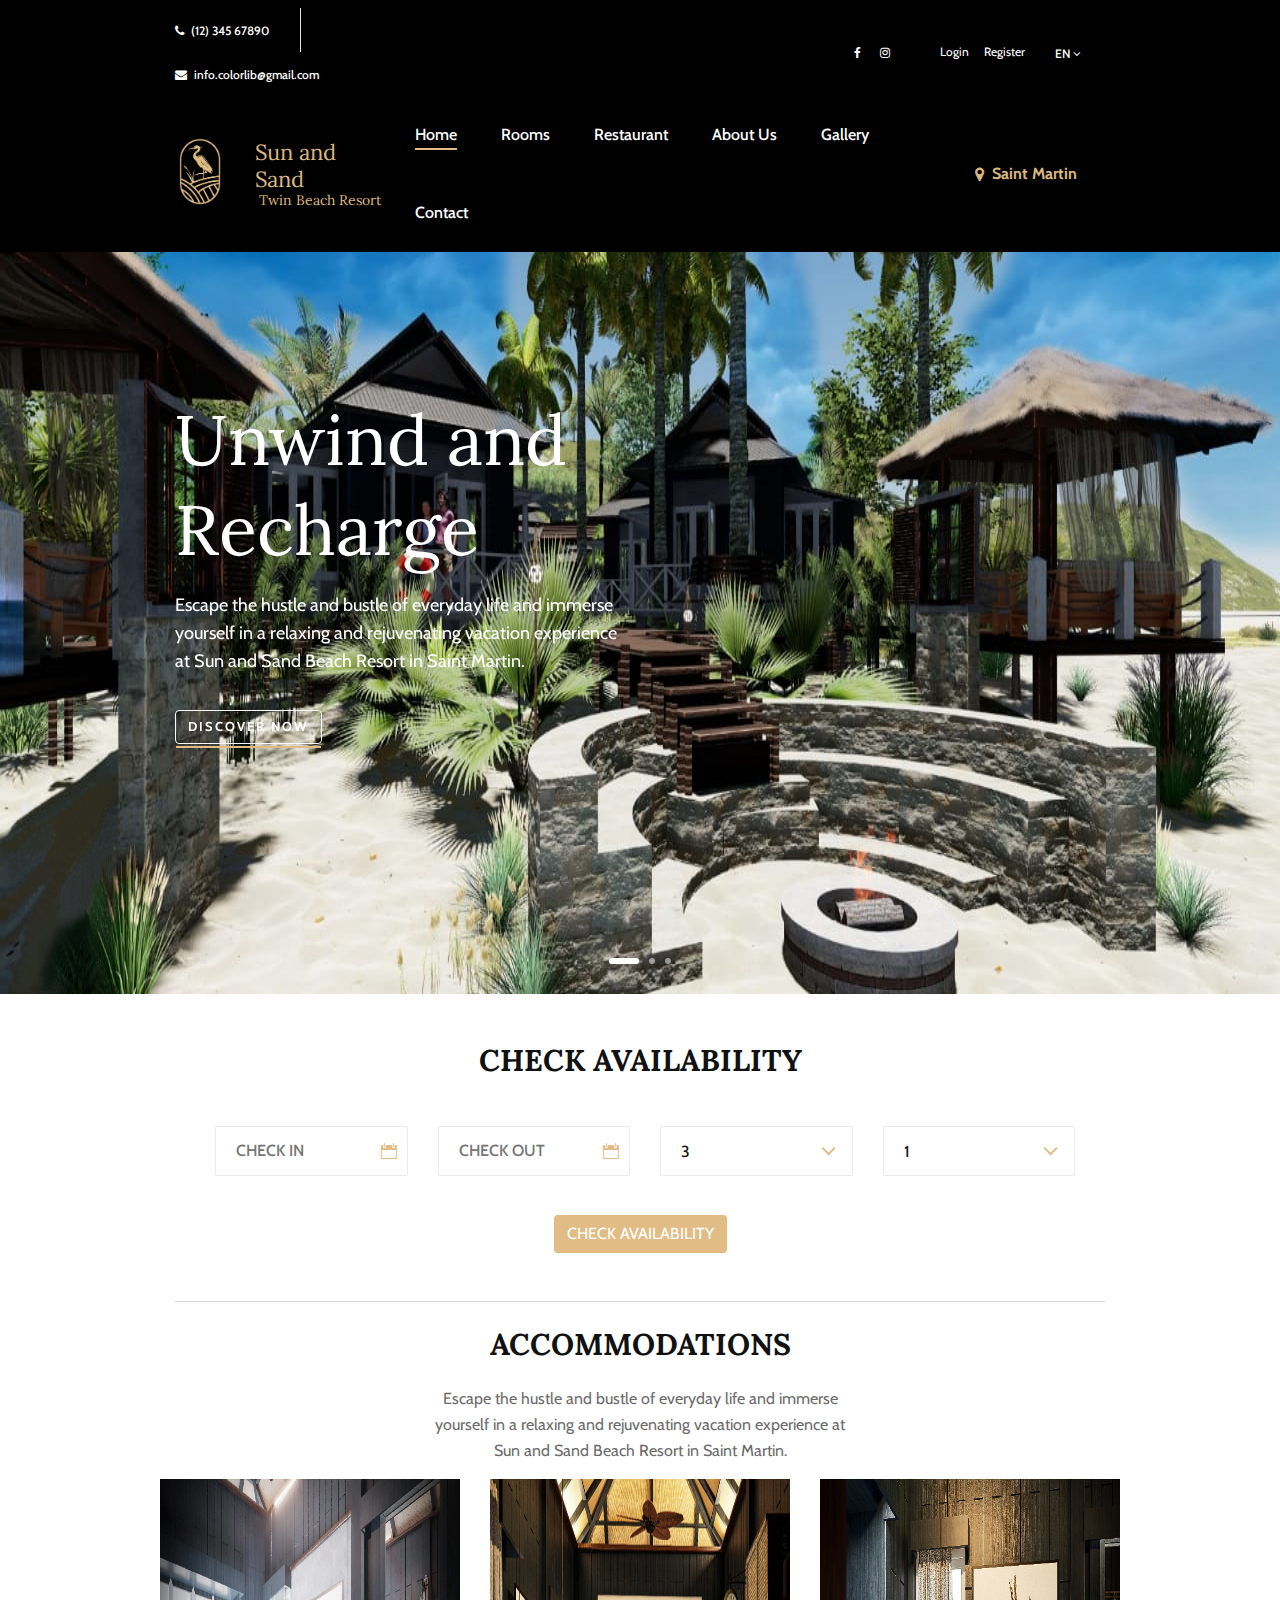
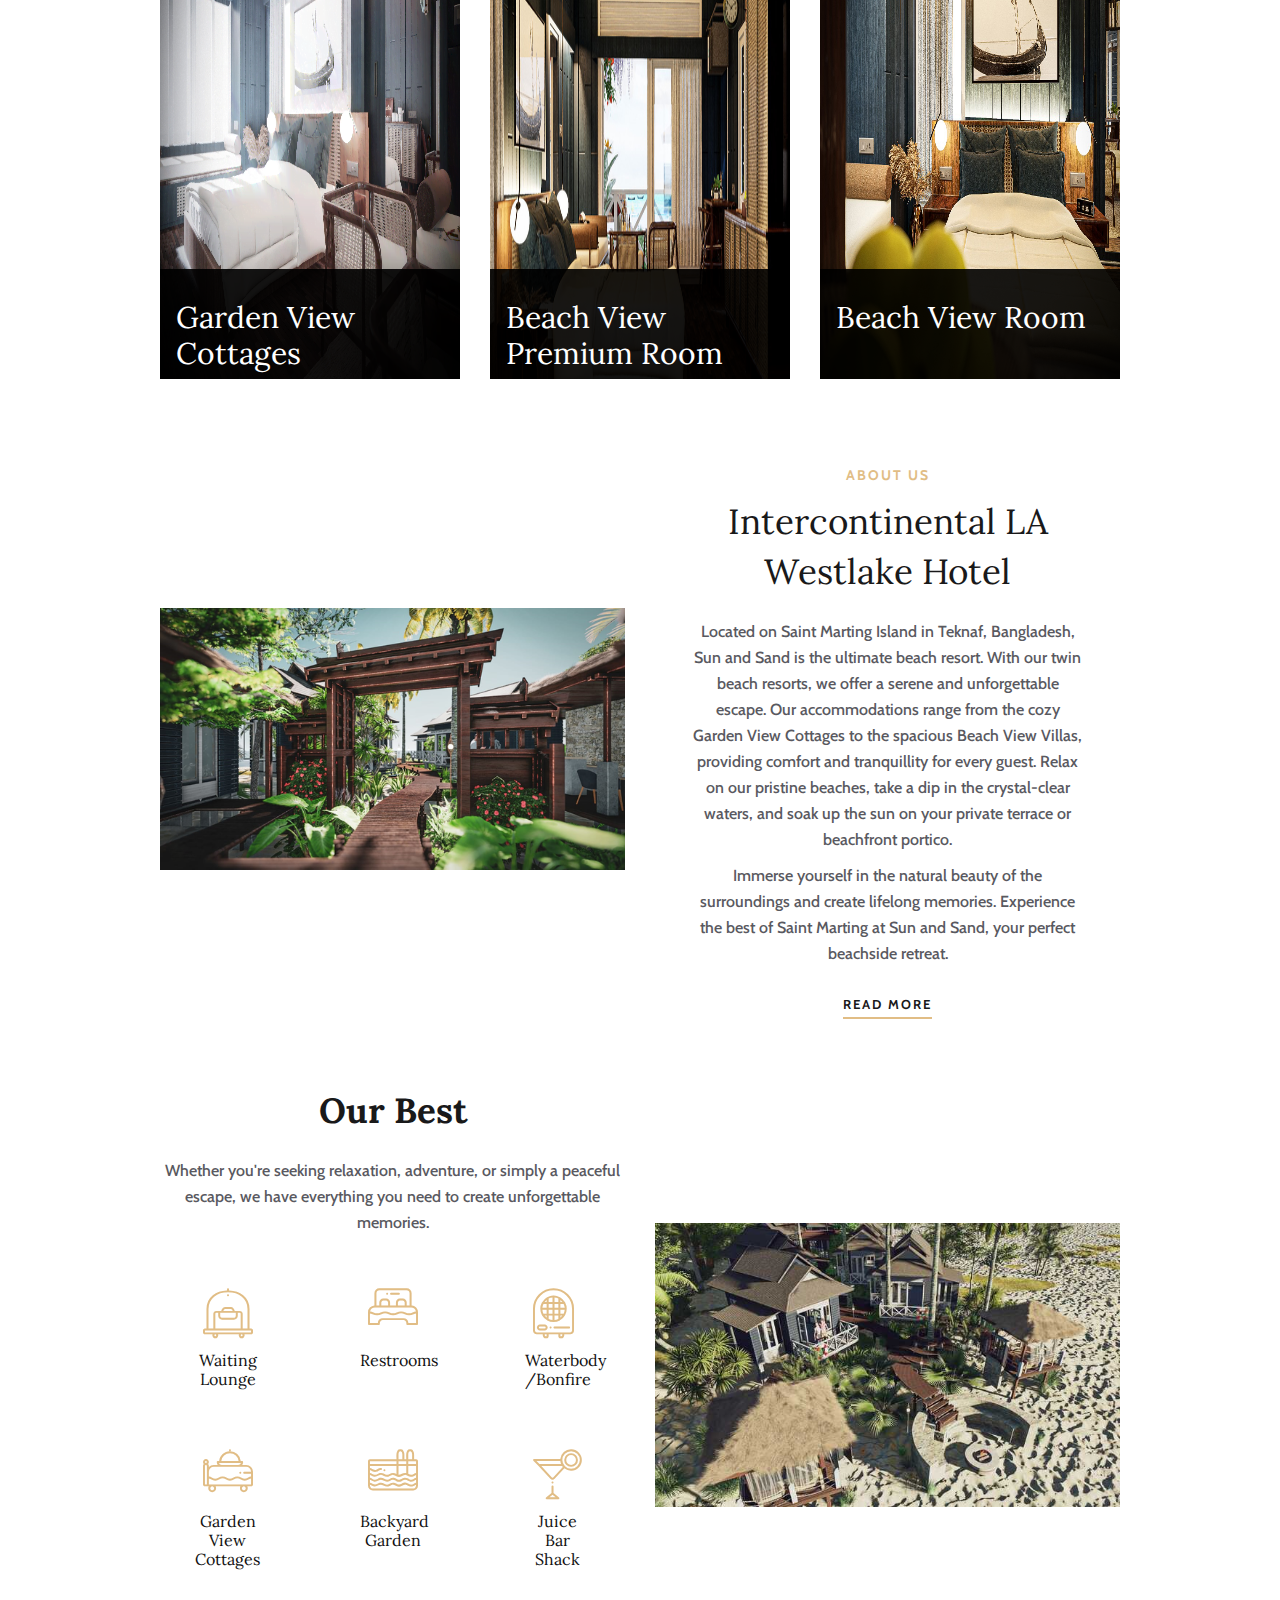
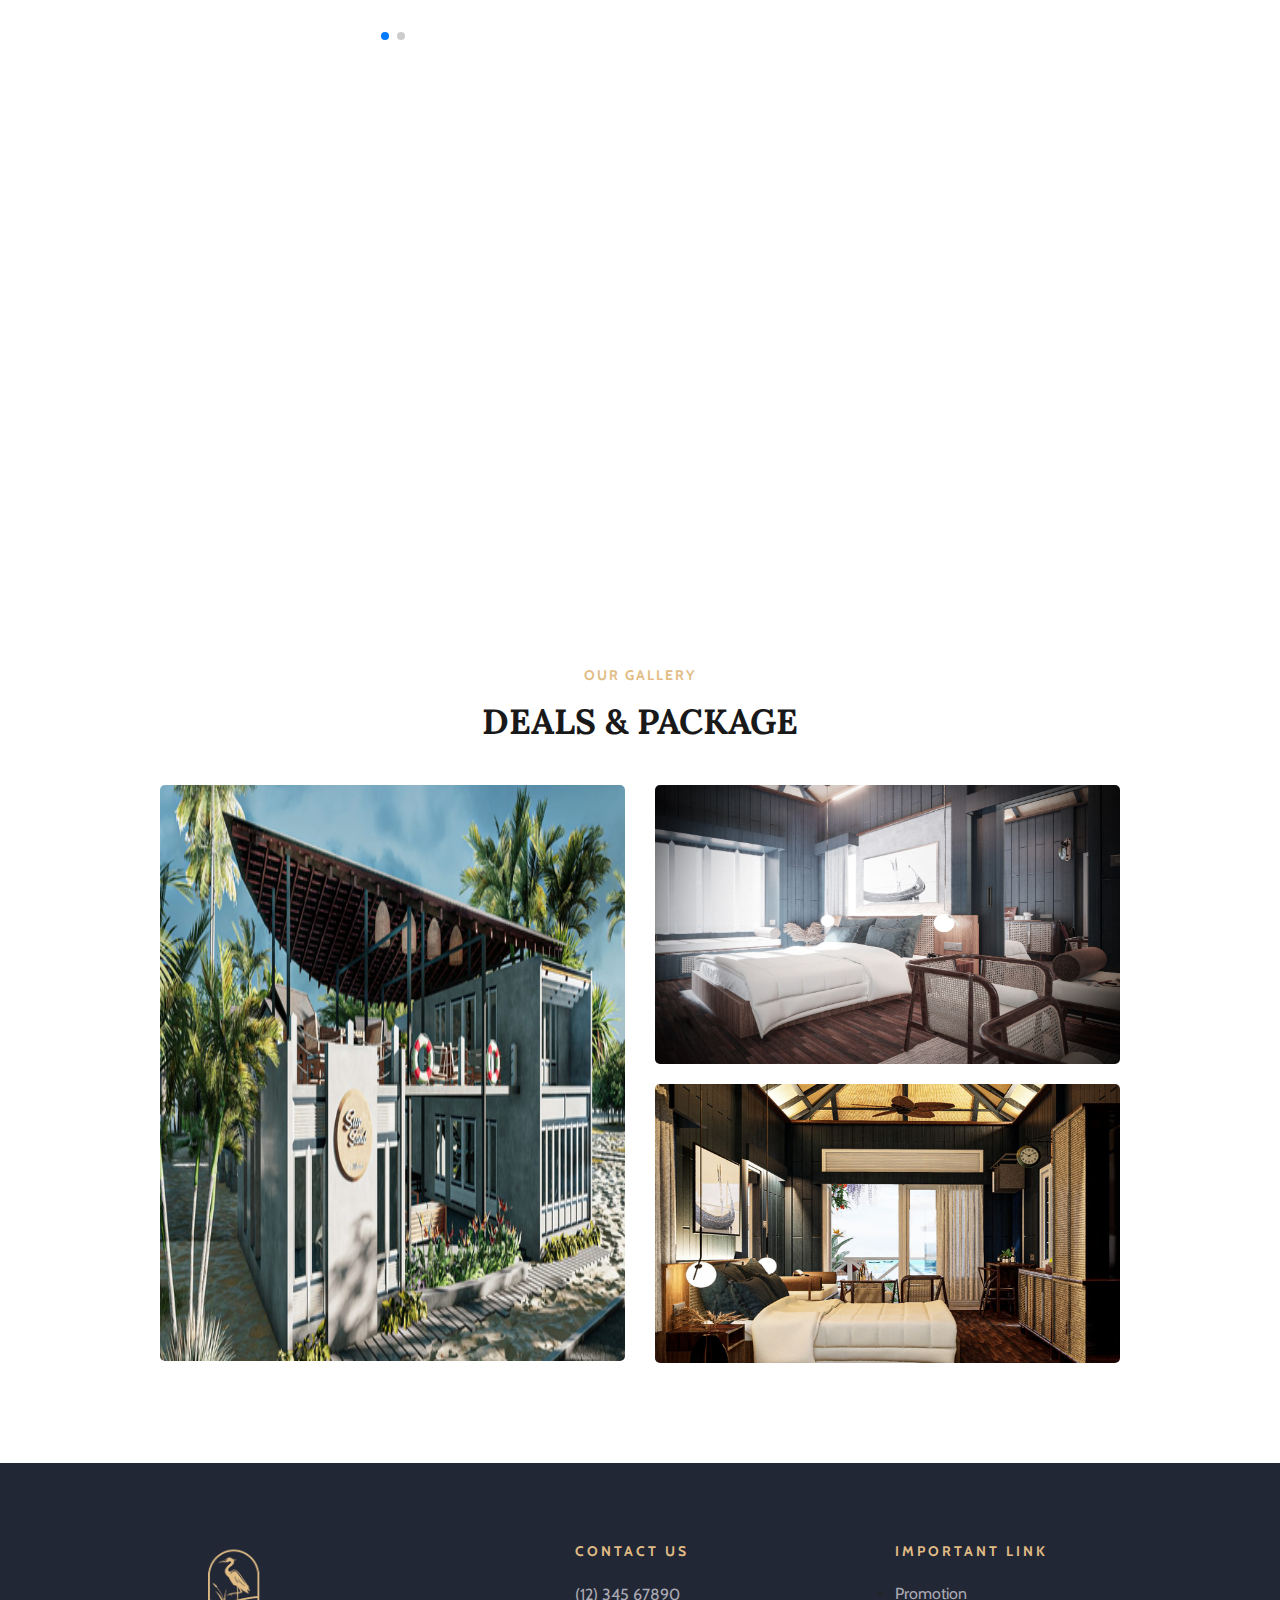
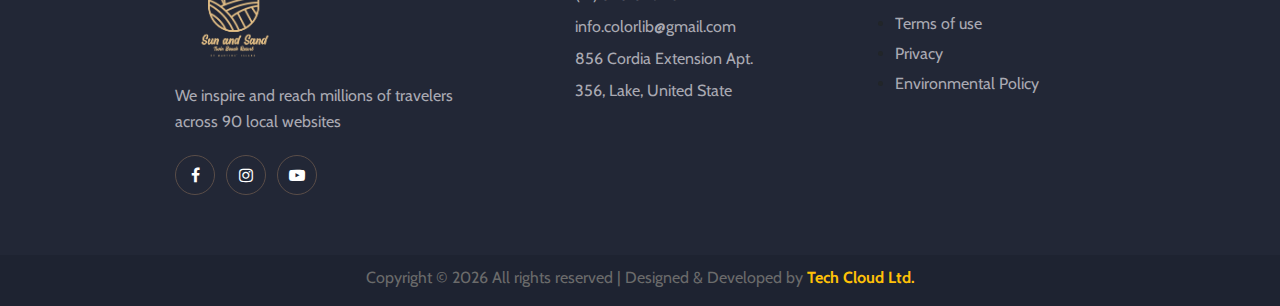
<file: index.html>
<!DOCTYPE html>
<html lang="zxx">
  <head>
    <meta charset="UTF-8" />
    <meta name="description" content="Sona Template" />
    <meta name="keywords" content="Sona, unica, creative, html" />
    <meta name="viewport" content="width=device-width, initial-scale=1.0" />
    <meta http-equiv="X-UA-Compatible" content="ie=edge" />
    <title>Sun & Sand</title>

    <!-- Favicon -->
    <link
      rel="icon"
      type="image/x-icon"
      href="img/LOGO-MAIN_All/LOGO-MAIN_Black2.png"
    />

    <!-- Google Font -->
    <link
      href="https://fonts.googleapis.com/css?family=Lora:400,700&display=swap"
      rel="stylesheet"
    />
    <link
      href="https://fonts.googleapis.com/css?family=Cabin:400,500,600,700&display=swap"
      rel="stylesheet"
    />

    <!-- Css Styles -->
    <link rel="stylesheet" href="css/bootstrap.min.css" type="text/css" />
    <link rel="stylesheet" href="css/font-awesome.min.css" type="text/css" />
    <link rel="stylesheet" href="css/elegant-icons.css" type="text/css" />
    <link rel="stylesheet" href="css/flaticon.css" type="text/css" />
    <link rel="stylesheet" href="css/owl.carousel.min.css" type="text/css" />
    <link rel="stylesheet" href="css/nice-select.css" type="text/css" />
    <link rel="stylesheet" href="css/jquery-ui.min.css" type="text/css" />
    <link rel="stylesheet" href="css/magnific-popup.css" type="text/css" />
    <link rel="stylesheet" href="css/slicknav.min.css" type="text/css" />
    <link rel="stylesheet" href="css/style.css" type="text/css" />

    <!-- Link Swiper's CSS -->
    <link
      rel="stylesheet"
      href="https://cdn.jsdelivr.net/npm/swiper@11/swiper-bundle.min.css"
    />
  </head>

  <body>
    <!-- Page Preloder -->
    <div id="preloder">
      <div class="loader"></div>
    </div>

    <!-- Offcanvas Menu Section Begin -->
    <div class="offcanvas-menu-overlay"></div>
    <div class="canvas-open">
      <i class="icon_menu"></i>
    </div>
    <div class="offcanvas-menu-wrapper">
      <div class="canvas-close">
        <i class="icon_close"></i>
      </div>
      <div class="search-icon search-switch">
        <i class="icon_search"></i>
      </div>
      <div class="header-configure-area">
        <div class="language-option">
          <span>EN <i class="fa fa-angle-down"></i></span>
          <div class="flag-dropdown">
            <ul>
              <li><a href="#">Zi</a></li>
              <li><a href="#">Fr</a></li>
            </ul>
          </div>
        </div>
        <a href="#" class="bk-btn">Booking Now</a>
      </div>
      <nav class="mainmenu mobile-menu">
        <ul>
          <li class="active"><a href="./index.html">Home</a></li>
          <li><a href="./rooms.html">Rooms</a></li>
          <li><a href="./restaurent.html">Restaurant</a></li>
          <li><a href="./about-us.html">About Us</a></li>
          <li><a href="./gallery.html">Gallery</a></li>
          <li><a href="./contact.html">Contact</a></li>
        </ul>
      </nav>
      <div id="mobile-menu-wrap"></div>
      <div class="top-social">
        <a href="#"><i class="fa fa-facebook"></i></a>

        <a href="#"><i class="fa fa-instagram"></i></a>
      </div>
      <ul class="top-widget">
        <li><i class="fa fa-phone"></i> (12) 345 67890</li>
        <li><i class="fa fa-envelope"></i> info.colorlib@gmail.com</li>
      </ul>
    </div>
    <!-- Offcanvas Menu Section End -->

    <!-- Header Section Begin -->
    <header id="header" class="header-section header">
      <div class="canvas-open">
        <i class="icon_menu"></i>
      </div>
      <div class="top-nav pt-2">
        <div class="container">
          <div
            class="row row-cols-1 row-cols-lg-3 justify-content-between align-items-center"
          >
            <div class="col">
              <ul class="tn-left">
                <li><i class="fa fa-phone"></i> (12) 345 67890</li>
                <li><i class="fa fa-envelope"></i> info.colorlib@gmail.com</li>
              </ul>
            </div>
            <div class="col text-center">
              <!-- <div class="logo">
                <a href="./index.html">
                  <img src="img/LOGO-MAIN_All/Icon 60x80-01.png" alt="" />
                </a>
              </div> -->
            </div>
            <div class="col">
              <div class="tn-right">
                <div class="top-social">
                  <a href="#"><i class="fa fa-facebook"></i></a>

                  <a href="#"><i class="fa fa-instagram"></i></a>
                </div>
                <!-- <a href="#" class="bk-btn">Booking Now</a> -->
                <div class="d-flex justify-content-between top-login">
                  <a href="#">Login</a>
                  <a href="#">Register</a>
                </div>
                <div class="language-option">
                  <span>EN <i class="fa fa-angle-down"></i></span>
                  <div class="flag-dropdown">
                    <ul>
                      <li><a href="#">Zi</a></li>
                      <li><a href="#">Fr</a></li>
                    </ul>
                  </div>
                </div>
              </div>
            </div>
          </div>
        </div>
      </div>
      <div class="menu-item">
        <div class="container">
          <div class="row align-items-center menu-container">
            <div class="col-xl-1 d-flex logo-section justify-content-center">
              <div class="logo">
                <a href="./index.html">
                  <img
                    src="img/LOGO-MAIN_All/Icon 60x80-01.png"
                    class="icon-logo"
                    alt=""
                  />
                </a>
              </div>
            </div>
           <div class="col-xl-2 text-logo">
            <a href="./index.html">
              <div class=" d-flex flex-column justify-content-center align-items-center">
               <h4>Sun and Sand</h4>
               <h6>Twin Beach Resort</h6>
              </div>
             </a>
           </div>
            <div class="col-xl-7 ">
              <div class="nav-menu">
                <nav class="mainmenu">
                  <ul>
                    <li class="active"><a href="./index.html">Home</a></li>
                    <li><a href="./rooms.html">Rooms</a></li>
                    <li><a href="./restaurent.html">Restaurant</a></li>
                    <li><a href="./about-us.html">About Us</a></li>
                    <li><a href="./gallery.html">Gallery</a></li>
                    <li><a href="./contact.html">Contact</a></li>
                  </ul>
                </nav>
              </div>
            </div>
            <div class="col-xl-2 location">
              <div class="nav-menu location  d-flex flex-column">
                
                <a href="#" class="d-flex flex-row align-items-center"><i class="fa fa-map-marker mr-2"></i>Saint Martin</a>
              </div>
            </div>
          </div>
        </div>
      </div>
      <!-- <div class="menu-item menu-item2 d-none">
        <div class="container">
          <div class="row align-items-center">
            <div class="col-lg-2">
              <div class="logo">
                <a href="./index.html">
                  <img src="img/LOGO-MAIN_All/Icon 60x80-01.png" alt="" />
                </a>
              </div>
            </div>
            <div class="col-lg-6 mx-auto">
              <div class="nav-menu">
                <nav class="mainmenu">
                  <ul>
                    <li class="active"><a href="./index.html">Home</a></li>
                    <li><a href="./rooms.html">Rooms</a></li>
                    <li><a href="./restaurent.html">Restaurant</a></li>
                    <li><a href="./about-us.html">About Us</a></li>
                    <li><a href="./gallery.html">Gallery</a></li>
                    <li><a href="./contact.html">Contact</a></li>
                  </ul>
                </nav>
              </div>
            </div>
            <div class="col-lg-3 booking-btn">
              <div class="nav-menu btn">
                <a href="#" class="bk-btn">Booking Now</a>
              </div>
            </div>
          </div>
        </div>
      </div> -->
    </header>
    <!-- Header End -->

    <!-- Hero Section Begin -->
    <section class="hero-section">
      <div class="container">
        <div class="row">
          <div class="col-lg-6">
            <div class="hero-text">
              <h1>Unwind and Recharge</h1>
              <p>
                Escape the hustle and bustle of everyday life and immerse
                yourself in a relaxing and rejuvenating vacation experience at
                Sun and Sand Beach Resort in Saint Martin.
              </p>
              <a href="#" class="primary-btn btn btn-outline-light">Discover Now</a>
            </div>
          </div>
        </div>
      </div>
      <div class="hero-slider owl-carousel">
        <div class="hs-item set-bg" data-setbg="img/hero/banner5.jpg"></div>
        <div class="hs-item set-bg" data-setbg="img/hero/banner4.jpg"></div>
        <div class="hs-item set-bg" data-setbg="img/hero/banner3.jpg"></div>
      </div>
    </section>
    <!-- Hero Section End -->

    <!-- CHECK AVAILABILITY Start -->
    <section class="available-section py-5 container">
      <div class="text-center">
        <!-- <i class="fa fa-check p-2 mb-3"></i> -->
        <h3 class="font-weight-bold">CHECK AVAILABILITY</h3>
      </div>

      <div class="room-booking pt-5">
        <form
          action="#"
          class="row row-cols-1 row-cols-sm-1 row-cols-md-2 row-cols-xl-4"
        >
          <div class="check-date col">
            <input
              type="text"
              placeholder="Check In"
              class="date-input"
              id="date-in"
            />
            <i class="icon_calendar pr-2"></i>
          </div>
          <div class="check-date col">
            <input
              type="text"
              placeholder="Check Out"
              class="date-input"
              id="date-out"
            />
            <i class="icon_calendar pr-2"></i>
          </div>
          <div class="select-option col">
            <select id="guest">
              <option value="">1</option>
              <option value="">2</option>
              <option selected value="">3</option>
            </select>
          </div>
          <div class="select-option col">
            <select id="room">
              <option value="">1</option>
              <option value="">2</option>
              <option value="">3</option>
            </select>
          </div>
        </form>
      </div>

      <div class="container pt-4">
        <div class="text-center">
          <button type="submit" class="btn check-btn text-center">
            CHECK AVAILABILITY
          </button>
        </div>
      </div>
    </section>
    <!-- CHECK AVAILABILITY End -->

    <!-- Services Section End -->
    <!-- <section class="services-section spad">
      <div class="container">
        <div class="row">
          <div class="col-lg-12">
            <div class="section-title">
              <span>What We Do</span>
              <h2>Discover Our Services</h2>
            </div>
          </div>
        </div>
        <div class="row">
          <div class="col-lg-4 col-sm-6">
            <div class="service-item">
              <i class="flaticon-036-parking"></i>
              <h4>Travel Plan</h4>
              <p>
                Lorem ipsum dolor sit amet, consectetur adipisicing elit, sed do
                eiusmod tempor incididunt ut labore et dolore magna.
              </p>
            </div>
          </div>
          <div class="col-lg-4 col-sm-6">
            <div class="service-item">
              <i class="flaticon-033-dinner"></i>
              <h4>Catering Service</h4>
              <p>
                Lorem ipsum dolor sit amet, consectetur adipisicing elit, sed do
                eiusmod tempor incididunt ut labore et dolore magna.
              </p>
            </div>
          </div>
          <div class="col-lg-4 col-sm-6">
            <div class="service-item">
              <i class="flaticon-026-bed"></i>
              <h4>Babysitting</h4>
              <p>
                Lorem ipsum dolor sit amet, consectetur adipisicing elit, sed do
                eiusmod tempor incididunt ut labore et dolore magna.
              </p>
            </div>
          </div>
          <div class="col-lg-4 col-sm-6">
            <div class="service-item">
              <i class="flaticon-024-towel"></i>
              <h4>Laundry</h4>
              <p>
                Lorem ipsum dolor sit amet, consectetur adipisicing elit, sed do
                eiusmod tempor incididunt ut labore et dolore magna.
              </p>
            </div>
          </div>
          <div class="col-lg-4 col-sm-6">
            <div class="service-item">
              <i class="flaticon-044-clock-1"></i>
              <h4>Hire Driver</h4>
              <p>
                Lorem ipsum dolor sit amet, consectetur adipisicing elit, sed do
                eiusmod tempor incididunt ut labore et dolore magna.
              </p>
            </div>
          </div>
          <div class="col-lg-4 col-sm-6">
            <div class="service-item">
              <i class="flaticon-012-cocktail"></i>
              <h4>Bar & Drink</h4>
              <p>
                Lorem ipsum dolor sit amet, consectetur adipisicing elit, sed do
                eiusmod tempor incididunt ut labore et dolore magna.
              </p>
            </div>
          </div>
        </div>
      </div>
    </section> -->
    <!-- Services Section End -->

    <!-- Home Room Section Begin -->
    <section class="hp-room-section mx-auto container">
      <div class="text-center room-content">
        <h3 class="font-weight-bold py-4">ACCOMMODATIONS</h3>
        <p class="col-md-8 col-lg-6 mx-auto">
          Escape the hustle and bustle of everyday life and immerse yourself in
          a relaxing and rejuvenating vacation experience at Sun and Sand Beach
          Resort in Saint Martin.
        </p>
      </div>
      <div class="">
        <div class="hp-room-items">
          <div class="row row-cols-1 row-cols-md-1 row-cols-lg-2 row-cols-xl-3">
            <div class="col h-100">
              <div
                class="hp-room-item mb-4 set-bg"
                data-setbg="img/room/room1.png"
                style="background-size: 100% 100%;"
              >
                <div class="hr-text pb-xl-5 px-3">
                  <h3>Garden View Cottages</h3>
                  <!-- <h2 class="pb-3">199$<span>/Pernight</span></h2> -->
                  <p class="text-center">
                    Experience true luxury in our Garden View Cottages. Each
                    cottage offers a comfortable stay with double beds and the
                    option to add guest beds for extra convenience. Enjoy the
                    tranquility of the backyard garden and indulge in the
                    attached semi-outdoor bathroom. Perfect for 2-4 guests,
                    these cottages provide a serene and relaxing escape.
                  </p>
                  <a href="room-details.html" class="primary-btn"
                    >More Details</a
                  >
                </div>
              </div>
            </div>
            <div class="col">
              <div
                class="hp-room-item mb-4 set-bg"
                data-setbg="img/room/r8.jpeg"
                style="background-size: 100% 100%;"
              >
                <div class="hr-text pb-xl-5 px-3">
                  <h3>Beach View Premium Room</h3>
                  <!-- <h2 class="pb-3">198$<span>/Pernight</span></h2> -->
                  <p class="text-center">
                    Step into paradise with our Beach View Premium Room. These
                    spacious villas are designed to provide the utmost comfort
                    and luxury. Relax in the king-sized beds, unwind in the
                    dedicated living area, and soak up the breathtaking views
                    from the terraces or beachfront porticos. The attached
                    semi-outdoor bathroom offers a unique and refreshing
                    experience. Ideal for 2-4 guests, our Beach View Villas
                    guarantee a memorable stay.
                  </p>
                  <a href="room-details.html" class="primary-btn"
                    >More Details</a
                  >
                </div>
              </div>
            </div>
            <div class="col">
              <div
                class="hp-room-item mb-4 set-bg"
                data-setbg="img/room/r6.jpeg"
                style="background-size: 100% 100%;"
              >
                <div class="hr-text pb-xl-5 px-3">
                  <h3>Beach View Room</h3>
                  <!-- <h2 class="pb-3">159$<span>/Pernight</span></h2> -->
                  <p class="text-center">
                    Step into paradise with our Beach View Room. These spacious
                    villas are designed to provide the utmost comfort and
                    luxury. Relax in the king-sized beds, unwind in the
                    dedicated living area, and soak up the breathtaking views
                    from the terraces or beachfront porticos. The attached
                    semi-outdoor bathroom offers a unique and refreshing
                    experience. Ideal for 2-4 guests, our Beach View Villas
                    guarantee a memorable stay.
                  </p>
                  <a href="room-details.html" class="primary-btn"
                    >More Details</a
                  >
                </div>
              </div>
            </div>

            <!-- <div class="col">
              <div
                class="hp-room-item mb-4 set-bg"
                data-setbg="img/room/room-b4.jpg"
              >
                <div class="hr-text pb-xl-5 px-3">
                  <h3>Cuttle Fish Shack</h3>
                  <h2 class="pb-3">299$<span>/Pernight</span></h2>
                  <p class="text-center">
                    Experience the charm and comfort of coastal living in our
                    Cuttle Fish Shack. This cozy accommodation not only offers a
                    reception area and a waiting lounge but also a restaurant
                    dining space for your convenience. With separate dry and wet
                    kitchens, it's perfect for satisfying your culinary needs.
                    Immerse yourself in the perfect blend of relaxation and
                    indulgence at our delightful seaside retreat.
                  </p>
                  <a href="room-details.html" class="primary-btn"
                    >More Details</a
                  >
                </div>
              </div>
            </div>
            <div class="col">
              <div
                class="hp-room-item mb-4 set-bg"
                data-setbg="img/room/room-b3.jpg"
              >
                <div class="hr-text pb-xl-5 px-3">
                  <h3>Juice Bar Shack</h3>
                  <h2 class="pb-3">198$<span>/Pernight</span></h2>
                  <p class="text-center">
                    Quench your thirst and revitalize your senses at our vibrant
                    Juice Bar Shack. Indulge in a variety of refreshing and
                    nutritious beverages made from the freshest ingredients.
                    Whether you're in need of a morning pick-me-up or a mid-day
                    refresher, our Juice Bar Shack is the perfect spot to
                    recharge and rejuvenate.
                  </p>
                  <a href="room-details.html" class="primary-btn"
                    >More Details</a
                  >
                </div>
              </div>
            </div>
            <div class="col">
              <div
                class="hp-room-item mb-4 set-bg"
                data-setbg="img/room/room-b4.jpg"
              >
                <div class="hr-text pb-xl-5 px-3">
                  <h3>Beachfront Amenities</h3>
                  <h2 class="pb-3">299$<span>/Pernight</span></h2>
                  <p class="text-center">
                    Immerse yourself in the beauty of our beachfront amenities.
                    From charming pavilions to picturesque photo-props, we have
                    created the perfect backdrop for your beachside escape. As
                    the sun sets, the night lighting adds a touch of enchantment
                    to the surroundings. Take a leisurely stroll amidst the
                    beautifully landscaped props and create lasting memories in
                    this idyllic setting.
                  </p>
                  <a href="room-details.html" class="primary-btn"
                    >More Details</a
                  >
                </div>
              </div>
            </div> -->
          </div>
        </div>
      </div>
    </section>
    <!-- Home Room Section End -->

    <!-- About Us Section Begin -->
    <section class="about-section spad">
      <div class="container p-0">
        <div class="row align-items-center">
          <div class="col-lg-6">
            <div class="about-pic">
              <div class="row">
                <div class="col-sm-12 w-100">
                  <div class="image-container">
                    <img
                      src="img/room/about.png "
                      alt="Your Image"
                      class="zoom-image"
                    />
                  </div>
                </div>
              </div>
            </div>
          </div>
          <div class="col-lg-6">
            <div class="about-text">
              <div class="section-title">
                <span>About Us</span>
                <h2>Intercontinental LA <br />Westlake Hotel</h2>
              </div>
              <p class="f-para">
                Located on Saint Marting Island in Teknaf, Bangladesh, Sun and
                Sand is the ultimate beach resort. With our twin beach resorts,
                we offer a serene and unforgettable escape. Our accommodations
                range from the cozy Garden View Cottages to the spacious Beach
                View Villas, providing comfort and tranquillity for every guest.
                Relax on our pristine beaches, take a dip in the crystal-clear
                waters, and soak up the sun on your private terrace or
                beachfront portico.
              </p>
              <p class="s-para">
                Immerse yourself in the natural beauty of the surroundings and
                create lifelong memories. Experience the best of Saint Marting
                at Sun and Sand, your perfect beachside retreat.
              </p>
              <a href="#" class="primary-btn about-btn">Read More</a>
            </div>
          </div>
        </div>
      </div>
    </section>
    <!-- About Us Section End -->

    <!-- Our Best Start  -->

    <section class="ourbest-section spad">
      <div class="container p-0">
        <div class="row align-items-center">
          <div class="col-lg-6">
            <div class="ourbest-text">
              <div class="section-title">
                <h2 class="font-weight-bold">Our Best</h2>
              </div>
              <p class="f-para">
                Whether you're seeking relaxation, adventure, or simply a
                peaceful escape, we have everything you need to create
                unforgettable memories.
              </p>

              <div>
                <!-- Swiper -->
                <div class="swiper mySwiper w-100">
                  <div class="swiper-wrapper mb-5">
                    <div class="swiper-slide">
                      <div class="row justify-content-between">
                        <div class="col-4">
                          <div class="service-item">
                            <i class="flaticon-001-luggage"></i>
                            <h6>Waiting Lounge</h6>
                          </div>
                        </div>
                        <div class="col-4">
                          <div class="service-item">
                            <i class="flaticon-026-bed"></i>
                            <h6>Restrooms</h6>
                          </div>
                        </div>
                        <div class="col-4">
                          <div class="service-item">
                            <i class="flaticon-008-heater"></i>
                            <h6>Waterbody /Bonfire</h6>
                          </div>
                        </div>
                        <div class="col-4">
                          <div class="service-item">
                            <i class="flaticon-043-room-service"></i>
                            <h6>Garden View Cottages</h6>
                          </div>
                        </div>
                        <div class="col-4">
                          <div class="service-item">
                            <i class="flaticon-007-swimming-pool"></i>
                            <h6>Backyard Garden</h6>
                          </div>
                        </div>
                        <div class="col-4">
                          <div class="service-item">
                            <i class="flaticon-012-cocktail"></i>
                            <h6>Juice Bar Shack</h6>
                          </div>
                        </div>
                      </div>
                    </div>
                    <div class="swiper-slide">
                      <div class="row">
                        <div class="col-4">
                          <div class="service-item">
                            <i class="flaticon-043-room-service"></i>
                            <h6>Beach View Villas</h6>
                          </div>
                        </div>
                        <div class="col-4">
                          <div class="service-item">
                            <i class="flaticon-026-bed"></i>
                            <h6>Double beds</h6>
                          </div>
                        </div>
                        <div class="col-4">
                          <div class="service-item">
                            <i class="flaticon-026-bed"></i>
                            <h6>King Sized beds</h6>
                          </div>
                        </div>
                        <div class="col-4">
                          <div class="service-item">
                            <i class="flaticon-017-sunbed"></i>
                            <h6>Beach front porticoes</h6>
                          </div>
                        </div>
                        <div class="col-4">
                          <div class="service-item">
                            <i class="flaticon-029-wifi"></i>
                            <h6>Wi-Fi Connectivity</h6>
                          </div>
                        </div>
                        <div class="col-4">
                          <div class="service-item">
                            <i class="flaticon-009-cctv"></i>
                            <h6>24/7 Security</h6>
                          </div>
                        </div>
                      </div>
                    </div>
                  </div>

                  <div class="swiper-pagination mt-4"></div>
                </div>
              </div>
            </div>
          </div>
          <div class="col-lg-6">
            <div class="ourbest-pic">
              <div class="row">
                <div class="col-sm-12 w-100">
                  <div class="image-container">
                    <img
                      src="img/room/best.jpeg"
                      alt="Your Image"
                      class="zoom-image"
                    />
                  </div>
                </div>
              </div>
            </div>
          </div>
        </div>
      </div>
    </section>
    <!-- Our Best End -->

    <!-- Video Section Start -->
    <section
      class="video-section set-bg mt-5"
      data-setbg="img/gallery/img1.jpg"
    >
      <div class="container pt-5">
        <div class="row">
          <div class="col-lg-12">
            <div class="video-text">
              <a
                href="https://www.youtube.com/watch?v=EzKkl64rRbM"
                class="play-btn video-popup"
              ></a>
            </div>
          </div>
        </div>
      </div>
    </section>

    <!-- Video Section End -->

    <!-- Gallery Section Begin -->
    <section class="gallery-section spad">
      <div class="container p-0">
        <div class="row">
          <div class="col-lg-12">
            <div class="section-title">
              <span>Our Gallery</span>
              <h2 class="font-weight-bold">DEALS & PACKAGE</h2>
            </div>
          </div>
        </div>
        <div class="row">
          <div class="col-lg-6">
            <div
              class="gallery-item large-item set-bg"
              data-setbg="img/room/r13.jpeg"
            >
              <div class="gi-text">
                <h3>Room Luxury</h3>
              </div>
            </div>
          </div>
          <div class="col-lg-6">
            <div class="gallery-item set-bg" data-setbg="img/room/r11.jpeg">
              <div class="gi-text">
                <h3>Room Luxury</h3>
              </div>
            </div>
            <div class="row">
              <div class="col-lg-12">
                <div class="gallery-item set-bg" data-setbg="img/room/r8.jpeg">
                  <div class="gi-text">
                    <h3>Room Luxury</h3>
                  </div>
                </div>
              </div>
            </div>
          </div>
        </div>
      </div>
    </section>
    <!-- Gallery Section End -->

    <!-- Footer Section Begin -->
    <footer class="footer-section">
      <div class="container">
        <div class="footer-text">
          <div class="row">
            <div class="col-lg-4">
              <div class="ft-about">
                <div class="logo">
                  <a href="./index.html">
                    <img
                      src="img/LOGO-MAIN_All/Branding Study_Sun and Sand-02.png"
                      alt=""
                    />
                  </a>
                </div>
                <p>
                  We inspire and reach millions of travelers<br />
                  across 90 local websites
                </p>
                <div class="fa-social">
                  <a href="#"><i class="fa fa-facebook"></i></a>

                  <a href="#"><i class="fa fa-instagram"></i></a>
                  <a href="#"><i class="fa fa-youtube-play"></i></a>
                </div>
              </div>
            </div>
            <div class="col-lg-3 offset-lg-1">
              <div class="ft-contact">
                <h6>Contact Us</h6>
                <ul>
                  <li>(12) 345 67890</li>
                  <li>info.colorlib@gmail.com</li>
                  <li>856 Cordia Extension Apt. 356, Lake, United State</li>
                </ul>
              </div>
            </div>
            <div class="col-lg-3 offset-lg-1">
              <div class="ft-newslatter">
                <h6>Important Link</h6>
                <ul>
                  <li><a href="promotion.html">Promotion</a></li>
                  <li><a href="#">Terms of use</a></li>
                  <li><a href="#">Privacy</a></li>
                  <li><a href="#">Environmental Policy</a></li>
                </ul>
              </div>
            </div>
          </div>
        </div>
      </div>
      <div class="copyright-option">
        <div class="container">
          <div class="row justify-content-center">
            <div class="col">
              <div class="copyright-text text-center">
                <p>
                  Copyright &copy;
                  <script>
                    document.write(new Date().getFullYear());
                  </script>
                  All rights reserved | Designed & Developed by
                  <strong
                    ><a
                      href="https://techcloudltd.com/"
                      class="text-warning"
                      target="_blank"
                      >Tech Cloud Ltd.</a
                    ></strong
                  >
                </p>
              </div>
            </div>
          </div>
        </div>
      </div>
    </footer>
    <!-- Footer Section End -->

    <!-- Search model Begin -->
    <div class="search-model">
      <div class="h-100 d-flex align-items-center justify-content-center">
        <div class="search-close-switch"><i class="icon_close"></i></div>
        <form class="search-model-form">
          <input type="text" id="search-input" placeholder="Search here....." />
        </form>
      </div>
    </div>
    <!-- Search model end -->

    <!-- Swiper JS -->
    <script src="https://cdn.jsdelivr.net/npm/swiper@11/swiper-bundle.min.js"></script>

    <!-- Js Plugins -->
    <script src="js/jquery-3.3.1.min.js"></script>
    <script src="js/bootstrap.min.js"></script>
    <script src="js/jquery.magnific-popup.min.js"></script>
    <script src="js/jquery.nice-select.min.js"></script>
    <script src="js/jquery-ui.min.js"></script>
    <script src="js/jquery.slicknav.js"></script>
    <script src="js/owl.carousel.min.js"></script>
    <script src="js/main.js"></script>

    <script src="https://cdn.jsdelivr.net/npm/bootstrap@5.3.0/dist/js/bootstrap.bundle.min.js"></script>
  </body>
</html>
</file>
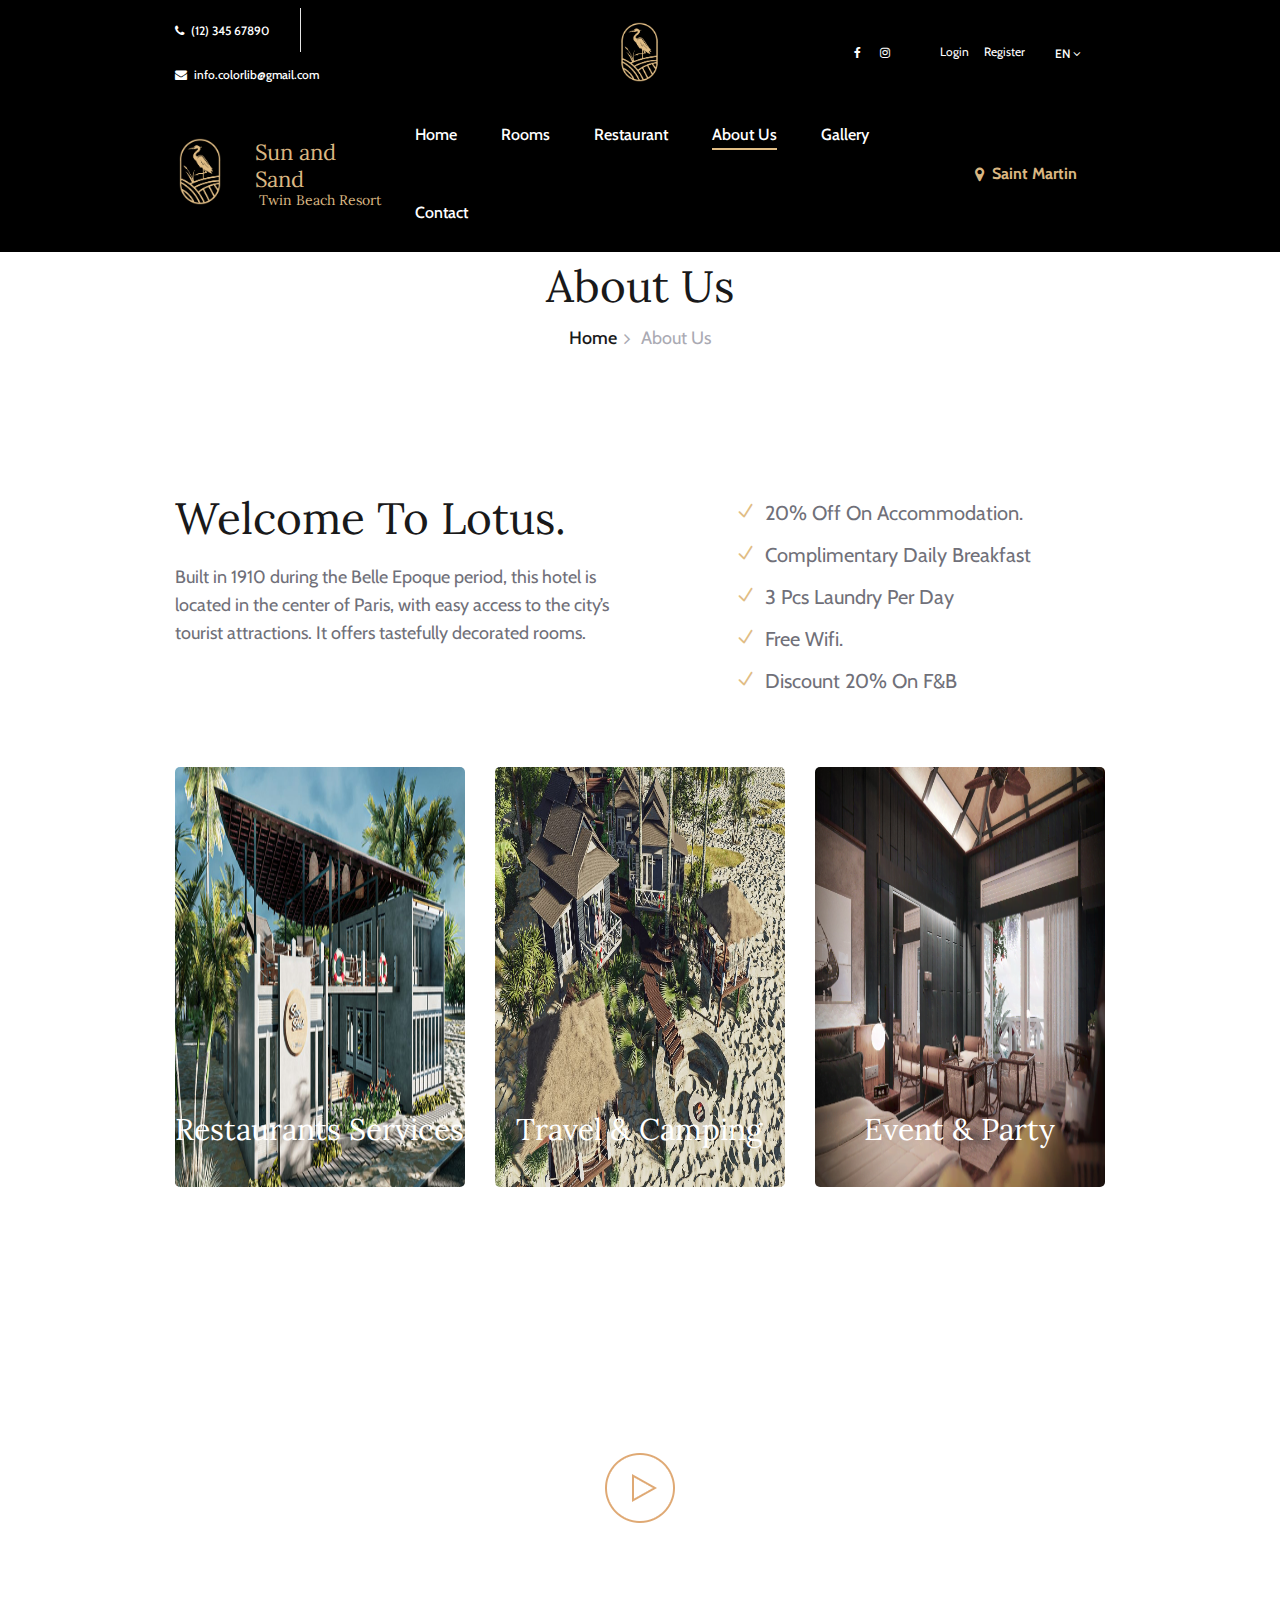
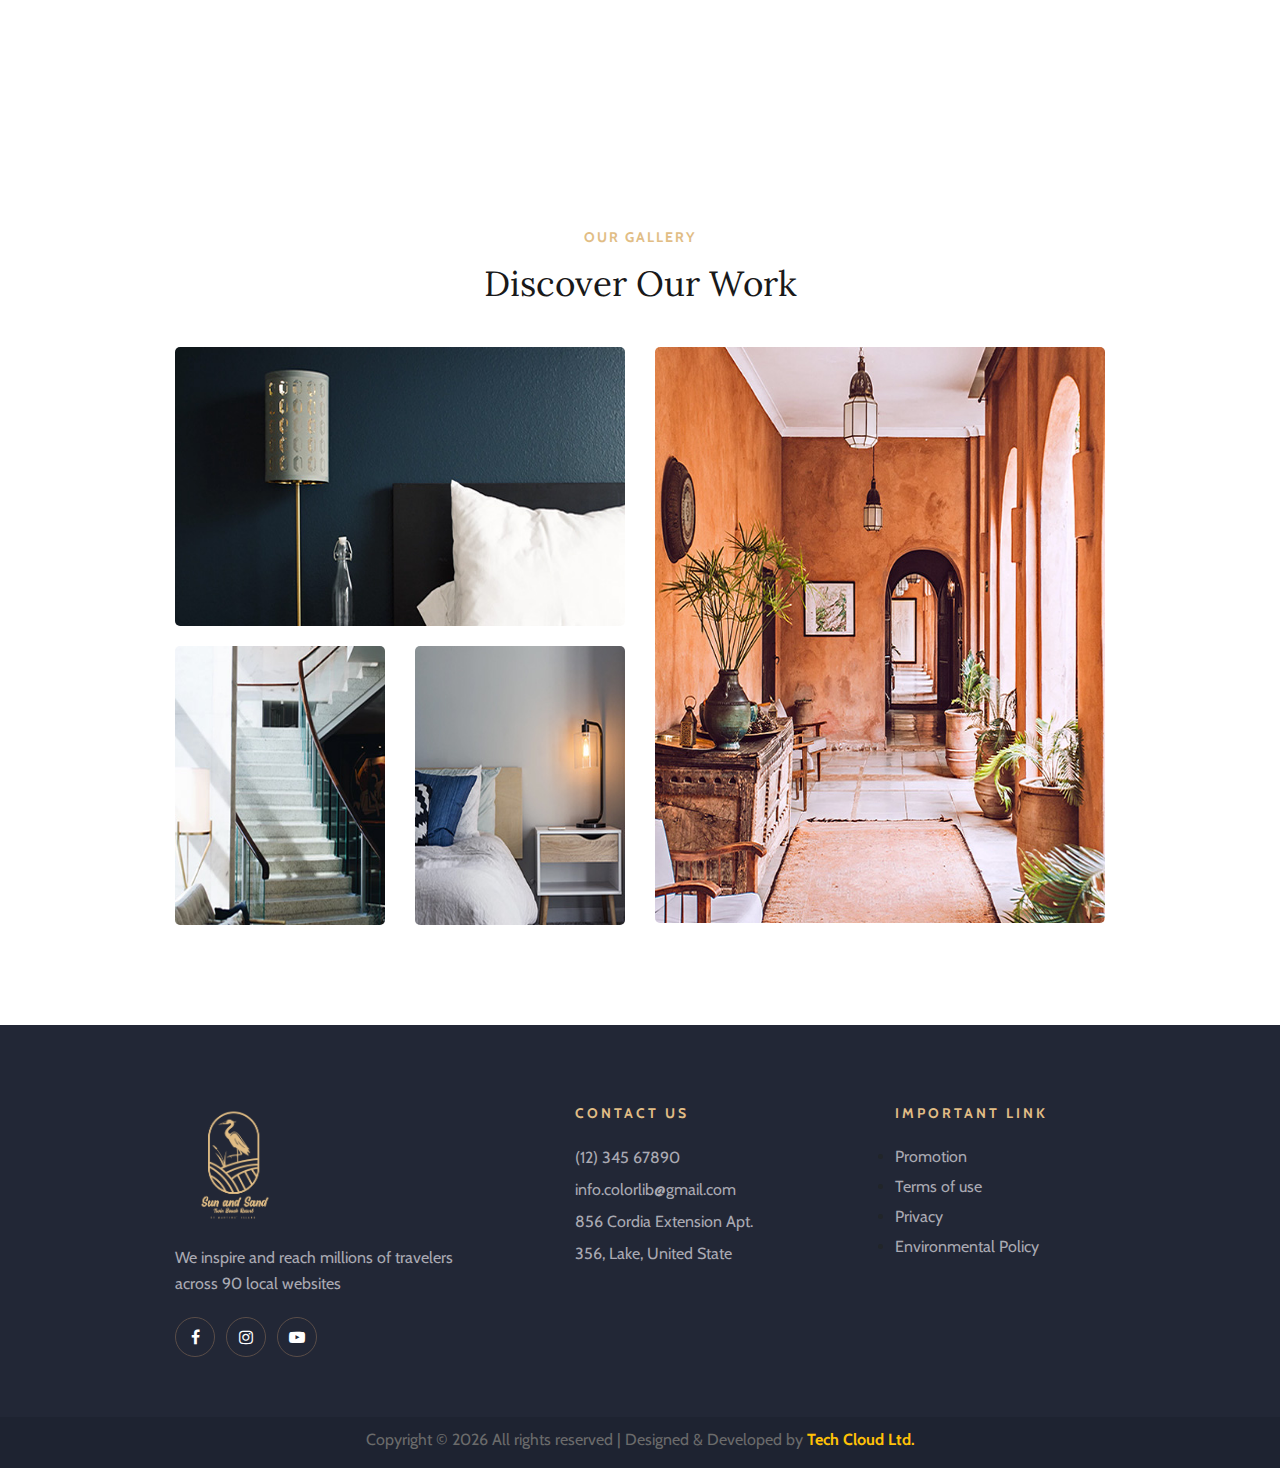
<file: about-us.html>
<!DOCTYPE html>
<html lang="zxx">
  <head>
    <meta charset="UTF-8" />
    <meta name="description" content="Sona Template" />
    <meta name="keywords" content="Sona, unica, creative, html" />
    <meta name="viewport" content="width=device-width, initial-scale=1.0" />
    <meta http-equiv="X-UA-Compatible" content="ie=edge" />
    <title>Sun & Sand</title>

    <!-- Favicon -->
    <link
      rel="icon"
      type="image/x-icon"
      href="img/LOGO-MAIN_All/LOGO-MAIN_Black2.png"
    />

    <!-- Google Font -->
    <link
      href="https://fonts.googleapis.com/css?family=Lora:400,700&display=swap"
      rel="stylesheet"
    />
    <link
      href="https://fonts.googleapis.com/css?family=Cabin:400,500,600,700&display=swap"
      rel="stylesheet"
    />

    <!-- Css Styles -->
    <link rel="stylesheet" href="css/bootstrap.min.css" type="text/css" />
    <link rel="stylesheet" href="css/font-awesome.min.css" type="text/css" />
    <link rel="stylesheet" href="css/elegant-icons.css" type="text/css" />
    <link rel="stylesheet" href="css/flaticon.css" type="text/css" />
    <link rel="stylesheet" href="css/owl.carousel.min.css" type="text/css" />
    <link rel="stylesheet" href="css/nice-select.css" type="text/css" />
    <link rel="stylesheet" href="css/jquery-ui.min.css" type="text/css" />
    <link rel="stylesheet" href="css/magnific-popup.css" type="text/css" />
    <link rel="stylesheet" href="css/slicknav.min.css" type="text/css" />
    <link rel="stylesheet" href="css/style.css" type="text/css" />
  </head>

  <body>
    <!-- Page Preloder -->
    <div id="preloder">
      <div class="loader"></div>
    </div>

    <!-- Offcanvas Menu Section Begin -->
    <div class="offcanvas-menu-overlay"></div>
    <div class="canvas-open">
      <i class="icon_menu"></i>
    </div>
    <div class="offcanvas-menu-wrapper">
      <div class="canvas-close">
        <i class="icon_close"></i>
      </div>
      <div class="search-icon search-switch">
        <i class="icon_search"></i>
      </div>
      <div class="header-configure-area">
        <div class="language-option">
          <span>EN <i class="fa fa-angle-down"></i></span>
          <div class="flag-dropdown">
            <ul>
              <li><a href="#">Zi</a></li>
              <li><a href="#">Fr</a></li>
            </ul>
          </div>
        </div>
        <a href="#" class="bk-btn">Booking Now</a>
      </div>
      <nav class="mainmenu mobile-menu">
        <ul>
          <li><a href="./index.html">Home</a></li>
          <li><a href="./rooms.html">Rooms</a></li>
          <li><a href="./restaurent.html">Restaurant</a></li>
          <li class="active"><a href="./about-us.html">About Us</a></li>
          <li><a href="./gallery.html">Gallery</a></li>
          <li><a href="./contact.html">Contact</a></li>
        </ul>
      </nav>
      <div id="mobile-menu-wrap"></div>
      <div class="top-social">
        <a href="#"><i class="fa fa-facebook"></i></a>

        <a href="#"><i class="fa fa-instagram"></i></a>
      </div>
      <ul class="top-widget">
        <li><i class="fa fa-phone"></i> (12) 345 67890</li>
        <li><i class="fa fa-envelope"></i> info.colorlib@gmail.com</li>
      </ul>
    </div>
    <!-- Offcanvas Menu Section End -->

    <!-- Header Section Begin -->
    <header id="header" class="header-section header">
      <div class="canvas-open">
        <i class="icon_menu"></i>
      </div>
      <div class="top-nav pt-2">
        <div class="container">
          <div
            class="row row-cols-1 row-cols-lg-3 justify-content-between align-items-center"
          >
            <div class="col">
              <ul class="tn-left">
                <li><i class="fa fa-phone"></i> (12) 345 67890</li>
                <li><i class="fa fa-envelope"></i> info.colorlib@gmail.com</li>
              </ul>
            </div>
            <div class="col text-center">
              <div class="logo">
                <a href="./index.html">
                  <img src="img/LOGO-MAIN_All/Icon 60x80-01.png" alt="" />
                </a>
              </div>
            </div>
            <div class="col">
              <div class="tn-right">
                <div class="top-social">
                  <a href="#"><i class="fa fa-facebook"></i></a>

                  <a href="#"><i class="fa fa-instagram"></i></a>
                </div>
                <!-- <a href="#" class="bk-btn">Booking Now</a> -->
                <div class="d-flex justify-content-between top-login">
                  <a href="#">Login</a>
                  <a href="#">Register</a>
                </div>
                <div class="language-option">
                  <span>EN <i class="fa fa-angle-down"></i></span>
                  <div class="flag-dropdown">
                    <ul>
                      <li><a href="#">Zi</a></li>
                      <li><a href="#">Fr</a></li>
                    </ul>
                  </div>
                </div>
              </div>
            </div>
          </div>
        </div>
      </div>
      <div class="menu-item">
        <div class="container">
          <div class="row align-items-center menu-container">
            <div class="col-xl-1 d-flex logo-section justify-content-center">
              <div class="logo">
                <a href="./index.html">
                  <img
                    src="img/LOGO-MAIN_All/Icon 60x80-01.png"
                    class="icon-logo"
                    alt=""
                  />
                </a>
              </div>
            </div>
            <div class="col-xl-2 text-logo">
              <a href="./index.html">
                <div
                  class="d-flex flex-column justify-content-center align-items-center"
                >
                  <h4>Sun and Sand</h4>
                  <h6>Twin Beach Resort</h6>
                </div>
              </a>
            </div>
            <div class="col-xl-7">
              <div class="nav-menu">
                <nav class="mainmenu">
                  <ul>
                    <li><a href="./index.html">Home</a></li>
                    <li><a href="./rooms.html">Rooms</a></li>
                    <li><a href="./restaurent.html">Restaurant</a></li>
                    <li class="active">
                      <a href="./about-us.html">About Us</a>
                    </li>
                    <li><a href="./gallery.html">Gallery</a></li>
                    <li><a href="./contact.html">Contact</a></li>
                  </ul>
                </nav>
              </div>
            </div>
            <div class="col-xl-2 location">
              <div class="nav-menu location d-flex flex-column">
                <a href="#" class="d-flex flex-row align-items-center"
                  ><i class="fa fa-map-marker mr-2"></i>Saint Martin</a
                >
              </div>
            </div>
          </div>
        </div>
      </div>
    </header>
    <!-- Header End -->

    <!-- Breadcrumb Section Begin -->
    <div class="breadcrumb-section">
      <div class="container">
        <div class="row">
          <div class="col-lg-12">
            <div class="breadcrumb-text">
              <h2>About Us</h2>
              <div class="bt-option">
                <a href="./index.html">Home</a>
                <span>About Us</span>
              </div>
            </div>
          </div>
        </div>
      </div>
    </div>
    <!-- Breadcrumb Section End -->

    <!-- About Us Page Section Begin -->
    <section class="aboutus-page-section spad">
      <div class="container">
        <div class="about-page-text">
          <div class="row">
            <div class="col-lg-6">
              <div class="ap-title">
                <h2>Welcome To Lotus.</h2>
                <p>
                  Built in 1910 during the Belle Epoque period, this hotel is
                  located in the center of Paris, with easy access to the city’s
                  tourist attractions. It offers tastefully decorated rooms.
                </p>
              </div>
            </div>
            <div class="col-lg-5 offset-lg-1">
              <ul class="ap-services">
                <li><i class="icon_check"></i> 20% Off On Accommodation.</li>
                <li>
                  <i class="icon_check"></i> Complimentary Daily Breakfast
                </li>
                <li><i class="icon_check"></i> 3 Pcs Laundry Per Day</li>
                <li><i class="icon_check"></i> Free Wifi.</li>
                <li><i class="icon_check"></i> Discount 20% On F&B</li>
              </ul>
            </div>
          </div>
        </div>
        <div class="about-page-services">
          <div class="row">
            <div class="col-md-4">
              <div
                class="ap-service-item set-bg"
                data-setbg="img/room/r13.jpeg"
              >
                <div class="api-text">
                  <h3>Restaurants Services</h3>
                </div>
              </div>
            </div>
            <div class="col-md-4">
              <div
                class="ap-service-item set-bg"
                data-setbg="img/room/r12.jpeg"
              >
                <div class="api-text">
                  <h3>Travel & Camping</h3>
                </div>
              </div>
            </div>
            <div class="col-md-4">
              <div
                class="ap-service-item set-bg"
                data-setbg="img/room/room5.png"
              >
                <div class="api-text">
                  <h3>Event & Party</h3>
                </div>
              </div>
            </div>
          </div>
        </div>
      </div>
    </section>
    <!-- About Us Page Section End -->

    <!-- <section>
      <div class="video-wrapper">
        <video autoplay muted loop playsinline preload="metadata">
          <source src="https://netdemo.uk/bbb/bbb.mp4" type="video/mp4">
        </video>
      </div>
    </section> -->

    <!-- Video Section Start -->
    <section class="video-section set-bg mt-5" data-setbg="img/video-bg.jpg">
      <div class="container pt-5">
        <div class="row">
          <div class="col-lg-12">
            <div class="video-text">
              <a
                href="https://www.youtube.com/watch?v=EzKkl64rRbM"
                class="play-btn video-popup"
                ><img src="img/play.png" alt=""
              /></a>
            </div>
          </div>
        </div>
      </div>
    </section>

    <!-- Video Section End -->

    <!-- Gallery Section Begin -->
    <section class="gallery-section spad">
      <div class="container">
        <div class="row">
          <div class="col-lg-12">
            <div class="section-title">
              <span>Our Gallery</span>
              <h2>Discover Our Work</h2>
            </div>
          </div>
        </div>
        <div class="row">
          <div class="col-lg-6">
            <div
              class="gallery-item set-bg"
              data-setbg="img/gallery/gallery-1.jpg"
            >
              <div class="gi-text">
                <h3>Room Luxury</h3>
              </div>
            </div>
            <div class="row">
              <div class="col-sm-6">
                <div
                  class="gallery-item set-bg"
                  data-setbg="img/gallery/gallery-3.jpg"
                >
                  <div class="gi-text">
                    <h3>Room Luxury</h3>
                  </div>
                </div>
              </div>
              <div class="col-sm-6">
                <div
                  class="gallery-item set-bg"
                  data-setbg="img/gallery/gallery-4.jpg"
                >
                  <div class="gi-text">
                    <h3>Room Luxury</h3>
                  </div>
                </div>
              </div>
            </div>
          </div>
          <div class="col-lg-6">
            <div
              class="gallery-item large-item set-bg"
              data-setbg="img/gallery/gallery-2.jpg"
            >
              <div class="gi-text">
                <h3>Room Luxury</h3>
              </div>
            </div>
          </div>
        </div>
      </div>
    </section>
    <!-- Gallery Section End -->

    <!-- Footer Section Begin -->
    <footer class="footer-section">
      <div class="container">
        <div class="footer-text">
          <div class="row">
            <div class="col-lg-4">
              <div class="ft-about">
                <div class="logo">
                  <a href="./index.html">
                    <img
                      src="img/LOGO-MAIN_All/Branding Study_Sun and Sand-02.png"
                      alt=""
                    />
                  </a>
                </div>
                <p>
                  We inspire and reach millions of travelers<br />
                  across 90 local websites
                </p>
                <div class="fa-social">
                  <a href="#"><i class="fa fa-facebook"></i></a>

                  <a href="#"><i class="fa fa-instagram"></i></a>
                  <a href="#"><i class="fa fa-youtube-play"></i></a>
                </div>
              </div>
            </div>
            <div class="col-lg-3 offset-lg-1">
              <div class="ft-contact">
                <h6>Contact Us</h6>
                <ul>
                  <li>(12) 345 67890</li>
                  <li>info.colorlib@gmail.com</li>
                  <li>856 Cordia Extension Apt. 356, Lake, United State</li>
                </ul>
              </div>
            </div>
            <div class="col-lg-3 offset-lg-1">
              <div class="ft-newslatter">
                <h6>Important Link</h6>
                <ul>
                  <li><a href="promotion.html">Promotion</a></li>
                  <li><a href="#">Terms of use</a></li>
                  <li><a href="#">Privacy</a></li>
                  <li><a href="#">Environmental Policy</a></li>
                </ul>
              </div>
            </div>
          </div>
        </div>
      </div>
      <div class="copyright-option">
        <div class="container">
          <div class="row justify-content-center">
            <div class="col">
              <div class="copyright-text text-center">
                <p>
                  Copyright &copy;
                  <script>
                    document.write(new Date().getFullYear());
                  </script>
                  All rights reserved | Designed & Developed by
                  <strong
                    ><a
                      href="https://techcloudltd.com/"
                      class="text-warning"
                      target="_blank"
                      >Tech Cloud Ltd.</a
                    ></strong
                  >
                </p>
              </div>
            </div>
          </div>
        </div>
      </div>
    </footer>
    <!-- Footer Section End -->

    <!-- Search model Begin -->
    <div class="search-model">
      <div class="h-100 d-flex align-items-center justify-content-center">
        <div class="search-close-switch"><i class="icon_close"></i></div>
        <form class="search-model-form">
          <input type="text" id="search-input" placeholder="Search here....." />
        </form>
      </div>
    </div>
    <!-- Search model end -->

    <!-- Js Plugins -->
    <script src="js/jquery-3.3.1.min.js"></script>
    <script src="js/bootstrap.min.js"></script>
    <script src="js/jquery.magnific-popup.min.js"></script>
    <script src="js/jquery.nice-select.min.js"></script>
    <script src="js/jquery-ui.min.js"></script>
    <script src="js/jquery.slicknav.js"></script>
    <script src="js/owl.carousel.min.js"></script>
    <script src="js/main.js"></script>
  </body>
</html>
</file>
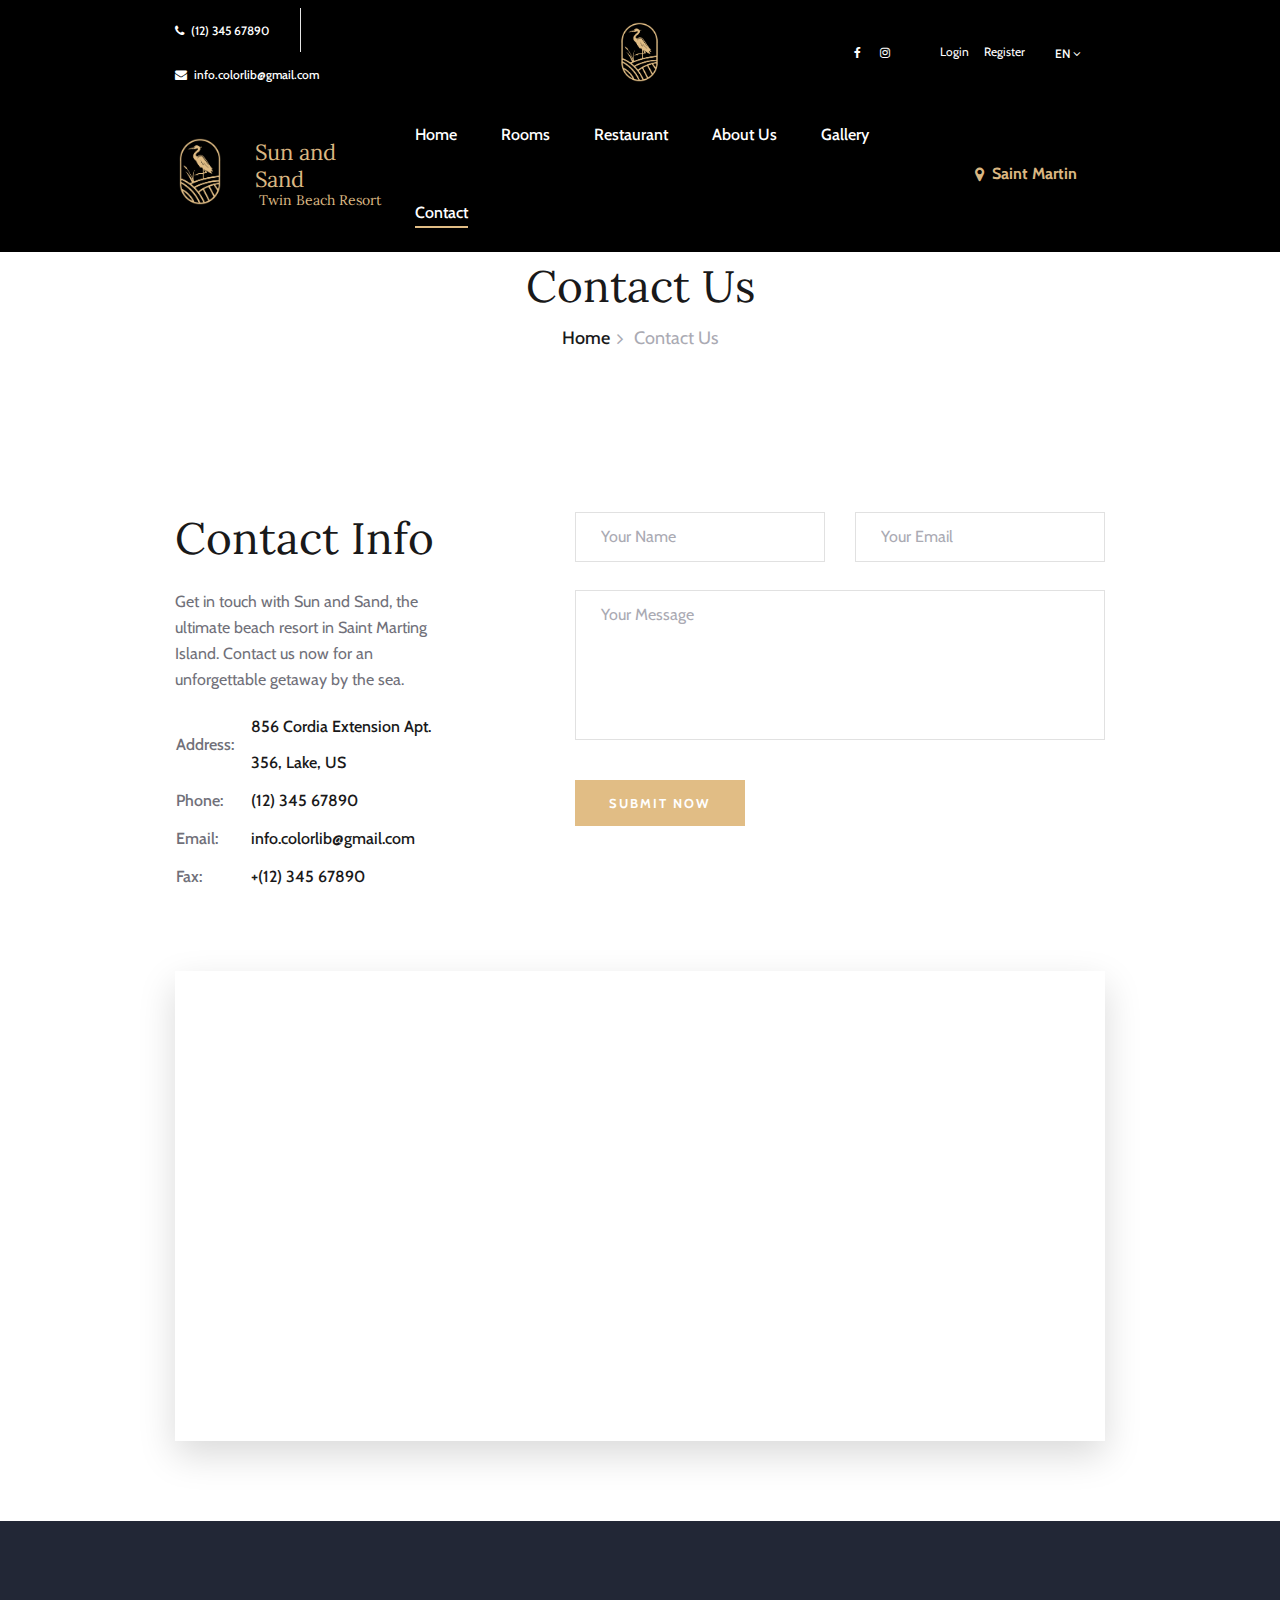
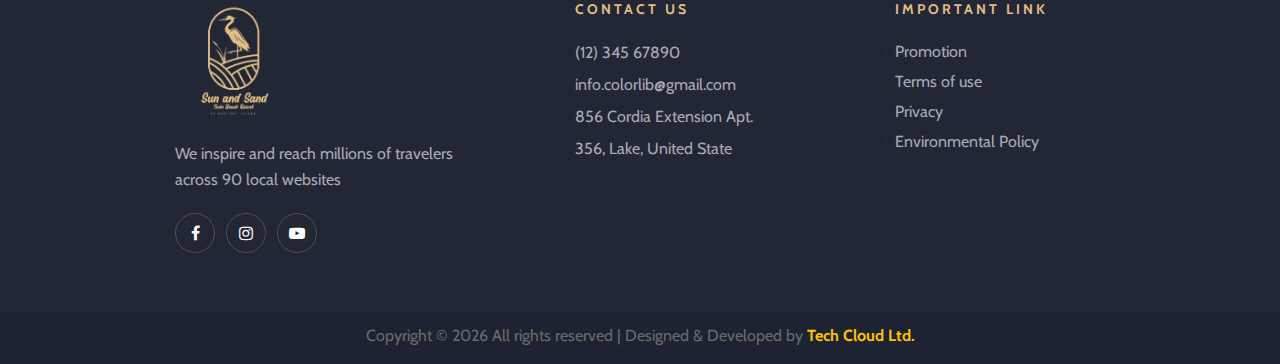
<file: contact.html>
<!DOCTYPE html>
<html lang="zxx">
  <head>
    <meta charset="UTF-8" />
    <meta name="description" content="Sona Template" />
    <meta name="keywords" content="Sona, unica, creative, html" />
    <meta name="viewport" content="width=device-width, initial-scale=1.0" />
    <meta http-equiv="X-UA-Compatible" content="ie=edge" />
    <title>Sun & Sand</title>

    <!-- Favicon -->
    <link
      rel="icon"
      type="image/x-icon"
      href="img/LOGO-MAIN_All/LOGO-MAIN_Black2.png"
    />

    <!-- Google Font -->
    <link
      href="https://fonts.googleapis.com/css?family=Lora:400,700&display=swap"
      rel="stylesheet"
    />
    <link
      href="https://fonts.googleapis.com/css?family=Cabin:400,500,600,700&display=swap"
      rel="stylesheet"
    />

    <!-- Css Styles -->
    <link rel="stylesheet" href="css/bootstrap.min.css" type="text/css" />
    <link rel="stylesheet" href="css/font-awesome.min.css" type="text/css" />
    <link rel="stylesheet" href="css/elegant-icons.css" type="text/css" />
    <link rel="stylesheet" href="css/flaticon.css" type="text/css" />
    <link rel="stylesheet" href="css/owl.carousel.min.css" type="text/css" />
    <link rel="stylesheet" href="css/nice-select.css" type="text/css" />
    <link rel="stylesheet" href="css/jquery-ui.min.css" type="text/css" />
    <link rel="stylesheet" href="css/magnific-popup.css" type="text/css" />
    <link rel="stylesheet" href="css/slicknav.min.css" type="text/css" />
    <link rel="stylesheet" href="css/style.css" type="text/css" />
  </head>

  <body>
    <!-- Page Preloder -->
    <div id="preloder">
      <div class="loader"></div>
    </div>

    <!-- Offcanvas Menu Section Begin -->
    <div class="offcanvas-menu-overlay"></div>
    <div class="canvas-open">
      <i class="icon_menu"></i>
    </div>
    <div class="offcanvas-menu-wrapper">
      <div class="canvas-close">
        <i class="icon_close"></i>
      </div>
      <div class="search-icon search-switch">
        <i class="icon_search"></i>
      </div>
      <div class="header-configure-area">
        <div class="language-option">
          <span>EN <i class="fa fa-angle-down"></i></span>
          <div class="flag-dropdown">
            <ul>
              <li><a href="#">Zi</a></li>
              <li><a href="#">Fr</a></li>
            </ul>
          </div>
        </div>
        <a href="#" class="bk-btn">Booking Now</a>
      </div>
      <nav class="mainmenu mobile-menu">
        <ul>
          <li><a href="./index.html">Home</a></li>
          <li><a href="./rooms.html">Rooms</a></li>
          <li><a href="./restaurent.html">Restaurant</a></li>
          <li><a href="./about-us.html">About Us</a></li>
          <li><a href="./gallery.html">Gallery</a></li>
          <li class="active"><a href="./contact.html">Contact</a></li>
        </ul>
      </nav>
      <div id="mobile-menu-wrap"></div>
      <div class="top-social">
        <a href="#"><i class="fa fa-facebook"></i></a>

        <a href="#"><i class="fa fa-instagram"></i></a>
      </div>
      <ul class="top-widget">
        <li><i class="fa fa-phone"></i> (12) 345 67890</li>
        <li><i class="fa fa-envelope"></i> info.colorlib@gmail.com</li>
      </ul>
    </div>
    <!-- Offcanvas Menu Section End -->

    <!-- Header Section Begin -->
    <header id="header" class="header-section header">
      <div class="canvas-open">
        <i class="icon_menu"></i>
      </div>
      <div class="top-nav pt-2">
        <div class="container">
          <div
            class="row row-cols-1 row-cols-lg-3 justify-content-between align-items-center"
          >
            <div class="col">
              <ul class="tn-left">
                <li><i class="fa fa-phone"></i> (12) 345 67890</li>
                <li><i class="fa fa-envelope"></i> info.colorlib@gmail.com</li>
              </ul>
            </div>
            <div class="col text-center">
              <div class="logo">
                <a href="./index.html">
                  <img src="img/LOGO-MAIN_All/Icon 60x80-01.png" alt="" />
                </a>
              </div>
            </div>
            <div class="col">
              <div class="tn-right">
                <div class="top-social">
                  <a href="#"><i class="fa fa-facebook"></i></a>

                  <a href="#"><i class="fa fa-instagram"></i></a>
                </div>
                <!-- <a href="#" class="bk-btn">Booking Now</a> -->
                <div class="d-flex justify-content-between top-login">
                  <a href="#">Login</a>
                  <a href="#">Register</a>
                </div>
                <div class="language-option">
                  <span>EN <i class="fa fa-angle-down"></i></span>
                  <div class="flag-dropdown">
                    <ul>
                      <li><a href="#">Zi</a></li>
                      <li><a href="#">Fr</a></li>
                    </ul>
                  </div>
                </div>
              </div>
            </div>
          </div>
        </div>
      </div>
      <div class="menu-item">
        <div class="container">
          <div class="row align-items-center menu-container">
            <div class="col-xl-1 d-flex logo-section justify-content-center">
              <div class="logo">
                <a href="./index.html">
                  <img
                    src="img/LOGO-MAIN_All/Icon 60x80-01.png"
                    class="icon-logo"
                    alt=""
                  />
                </a>
              </div>
            </div>
            <div class="col-xl-2 text-logo">
              <a href="./index.html">
                <div
                  class="d-flex flex-column justify-content-center align-items-center"
                >
                  <h4>Sun and Sand</h4>
                  <h6>Twin Beach Resort</h6>
                </div>
              </a>
            </div>
            <div class="col-xl-7">
              <div class="nav-menu">
                <nav class="mainmenu">
                  <ul>
                    <li><a href="./index.html">Home</a></li>
                    <li><a href="./rooms.html">Rooms</a></li>
                    <li><a href="./restaurent.html">Restaurant</a></li>
                    <li><a href="./about-us.html">About Us</a></li>
                    <li><a href="./gallery.html">Gallery</a></li>
                    <li class="active"><a href="./contact.html">Contact</a></li>
                  </ul>
                </nav>
              </div>
            </div>
            <div class="col-xl-2 location">
              <div class="nav-menu location d-flex flex-column">
                <a href="#" class="d-flex flex-row align-items-center"
                  ><i class="fa fa-map-marker mr-2"></i>Saint Martin</a
                >
              </div>
            </div>
          </div>
        </div>
      </div>
    </header>
    <!-- Header End -->

    <!-- Breadcrumb Section Begin -->
    <div class="breadcrumb-section">
      <div class="container">
        <div class="row">
          <div class="col-lg-12">
            <div class="breadcrumb-text">
              <h2>Contact Us</h2>
              <div class="bt-option">
                <a href="./index.html">Home</a>
                <span>Contact Us</span>
              </div>
            </div>
          </div>
        </div>
      </div>
    </div>
    <!-- Breadcrumb Section End -->

    <!-- Contact Section Begin -->
    <section class="contact-section spad">
      <div class="container">
        <div class="row">
          <div class="col-lg-4">
            <div class="contact-text">
              <h2>Contact Info</h2>
              <p>
                Get in touch with Sun and Sand, the ultimate beach resort in
                Saint Marting Island. Contact us now for an unforgettable
                getaway by the sea.
              </p>
              <table>
                <tbody>
                  <tr>
                    <td class="c-o">Address:</td>
                    <td>856 Cordia Extension Apt. 356, Lake, US</td>
                  </tr>
                  <tr>
                    <td class="c-o">Phone:</td>
                    <td>(12) 345 67890</td>
                  </tr>
                  <tr>
                    <td class="c-o">Email:</td>
                    <td>info.colorlib@gmail.com</td>
                  </tr>
                  <tr>
                    <td class="c-o">Fax:</td>
                    <td>+(12) 345 67890</td>
                  </tr>
                </tbody>
              </table>
            </div>
          </div>
          <div class="col-lg-7 offset-lg-1">
            <form action="#" class="contact-form">
              <div class="row">
                <div class="col-lg-6">
                  <input type="text" placeholder="Your Name" />
                </div>
                <div class="col-lg-6">
                  <input type="text" placeholder="Your Email" />
                </div>
                <div class="col-lg-12">
                  <textarea placeholder="Your Message"></textarea>
                  <button type="submit">Submit Now</button>
                </div>
              </div>
            </form>
          </div>
        </div>
        <div class="map">
          <iframe
            src="https://www.google.com/maps/embed?pb=!1m18!1m12!1m3!1d3022.0606825994123!2d-72.8735845851828!3d40.760690042573295!2m3!1f0!2f0!3f0!3m2!1i1024!2i768!4f13.1!3m3!1m2!1s0x89e85b24c9274c91%3A0xf310d41b791bcb71!2sWilliam%20Floyd%20Pkwy%2C%20Mastic%20Beach%2C%20NY%2C%20USA!5e0!3m2!1sen!2sbd!4v1578582744646!5m2!1sen!2sbd"
            height="470"
            style="border: 0"
            allowfullscreen=""
          ></iframe>
        </div>
      </div>
    </section>
    <!-- Contact Section End -->

    <!-- Footer Section Begin -->
    <footer class="footer-section">
      <div class="container">
        <div class="footer-text">
          <div class="row">
            <div class="col-lg-4">
              <div class="ft-about">
                <div class="logo">
                  <a href="./index.html">
                    <img
                      src="img/LOGO-MAIN_All/Branding Study_Sun and Sand-02.png"
                      alt=""
                    />
                  </a>
                </div>
                <p>
                  We inspire and reach millions of travelers<br />
                  across 90 local websites
                </p>
                <div class="fa-social">
                  <a href="#"><i class="fa fa-facebook"></i></a>

                  <a href="#"><i class="fa fa-instagram"></i></a>
                  <a href="#"><i class="fa fa-youtube-play"></i></a>
                </div>
              </div>
            </div>
            <div class="col-lg-3 offset-lg-1">
              <div class="ft-contact">
                <h6>Contact Us</h6>
                <ul>
                  <li>(12) 345 67890</li>
                  <li>info.colorlib@gmail.com</li>
                  <li>856 Cordia Extension Apt. 356, Lake, United State</li>
                </ul>
              </div>
            </div>
            <div class="col-lg-3 offset-lg-1">
              <div class="ft-newslatter">
                <h6>Important Link</h6>
                <ul>
                  <li><a href="promotion.html">Promotion</a></li>
                  <li><a href="#">Terms of use</a></li>
                  <li><a href="#">Privacy</a></li>
                  <li><a href="#">Environmental Policy</a></li>
                </ul>
              </div>
            </div>
          </div>
        </div>
      </div>
      <div class="copyright-option">
        <div class="container">
          <div class="row justify-content-center">
            <div class="col">
              <div class="copyright-text text-center">
                <p>
                  Copyright &copy;
                  <script>
                    document.write(new Date().getFullYear());
                  </script>
                  All rights reserved | Designed & Developed by
                  <strong
                    ><a
                      href="https://techcloudltd.com/"
                      class="text-warning"
                      target="_blank"
                      >Tech Cloud Ltd.</a
                    ></strong
                  >
                </p>
              </div>
            </div>
          </div>
        </div>
      </div>
    </footer>
    <!-- Footer Section End -->

    <!-- Search model Begin -->
    <div class="search-model">
      <div class="h-100 d-flex align-items-center justify-content-center">
        <div class="search-close-switch"><i class="icon_close"></i></div>
        <form class="search-model-form">
          <input type="text" id="search-input" placeholder="Search here....." />
        </form>
      </div>
    </div>
    <!-- Search model end -->

    <!-- Js Plugins -->
    <script src="js/jquery-3.3.1.min.js"></script>
    <script src="js/bootstrap.min.js"></script>
    <script src="js/jquery.magnific-popup.min.js"></script>
    <script src="js/jquery.nice-select.min.js"></script>
    <script src="js/jquery-ui.min.js"></script>
    <script src="js/jquery.slicknav.js"></script>
    <script src="js/owl.carousel.min.js"></script>
    <script src="js/main.js"></script>
  </body>
</html>
</file>
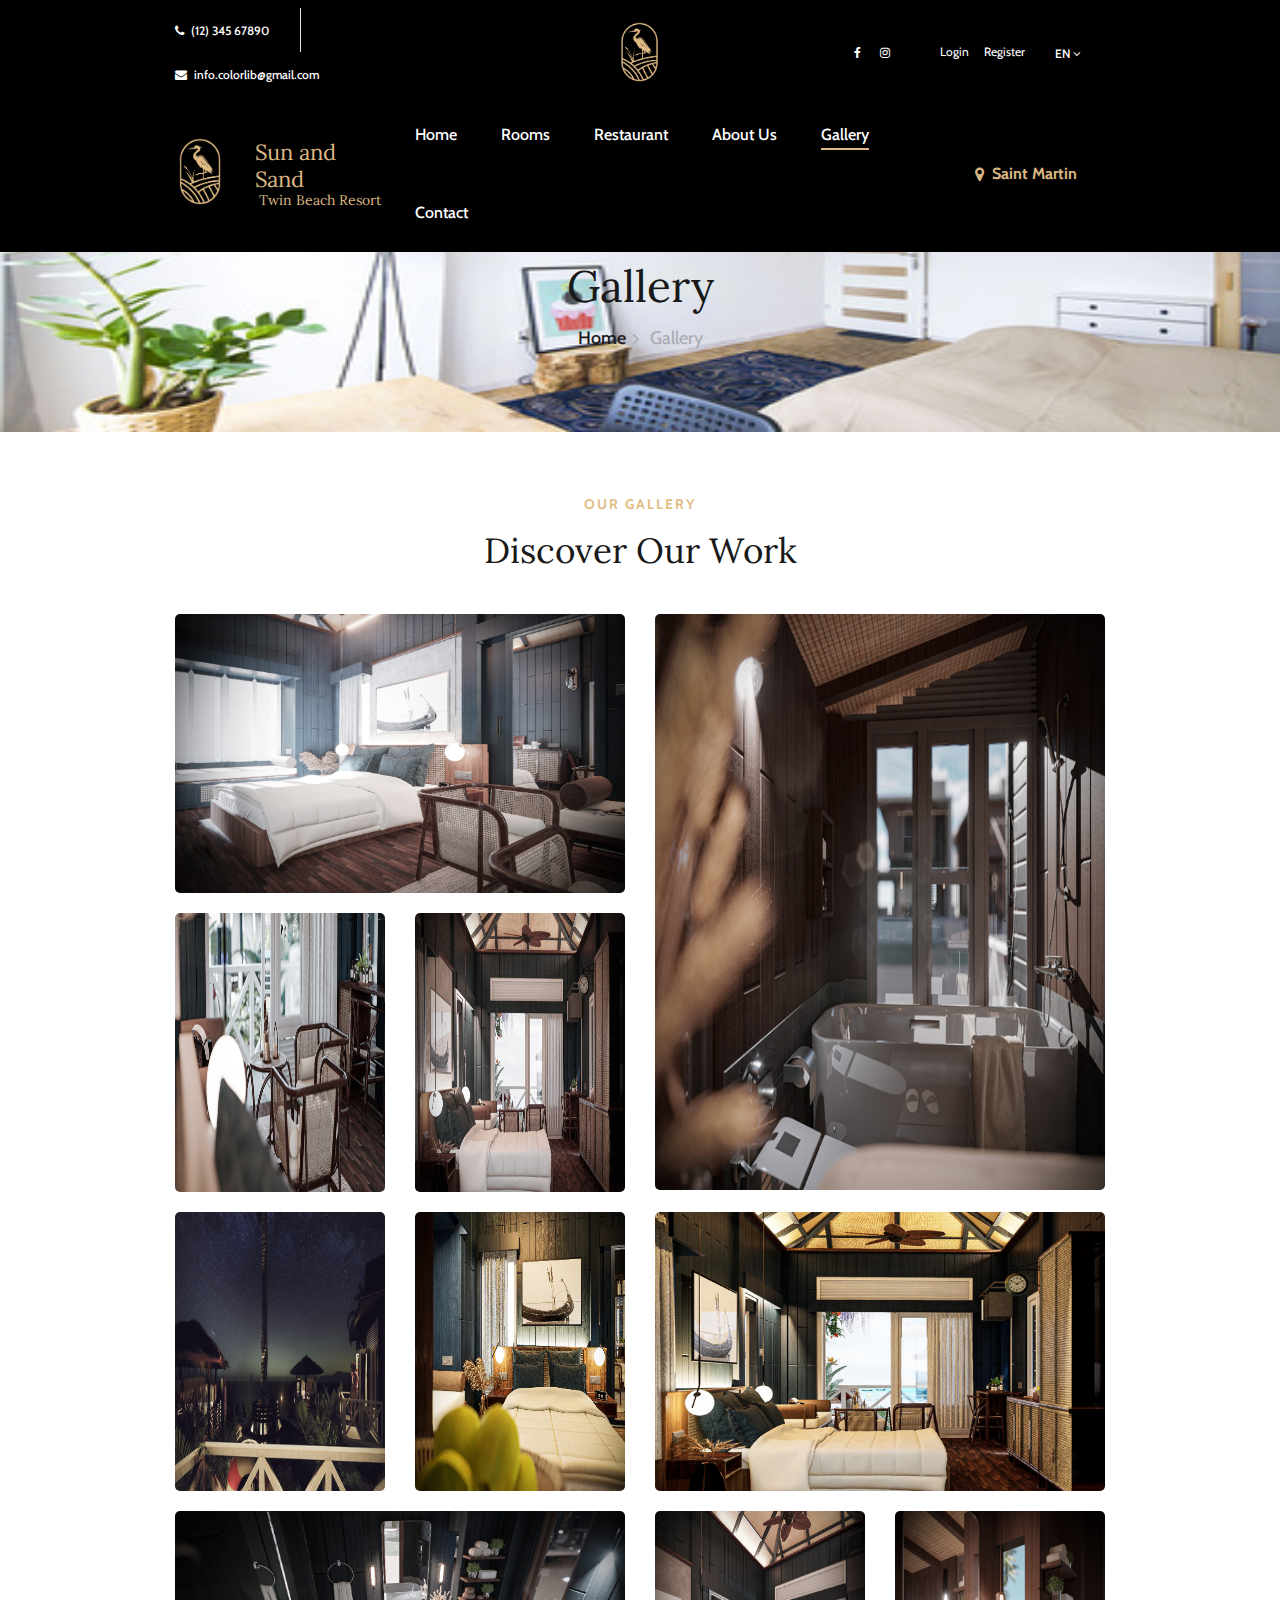
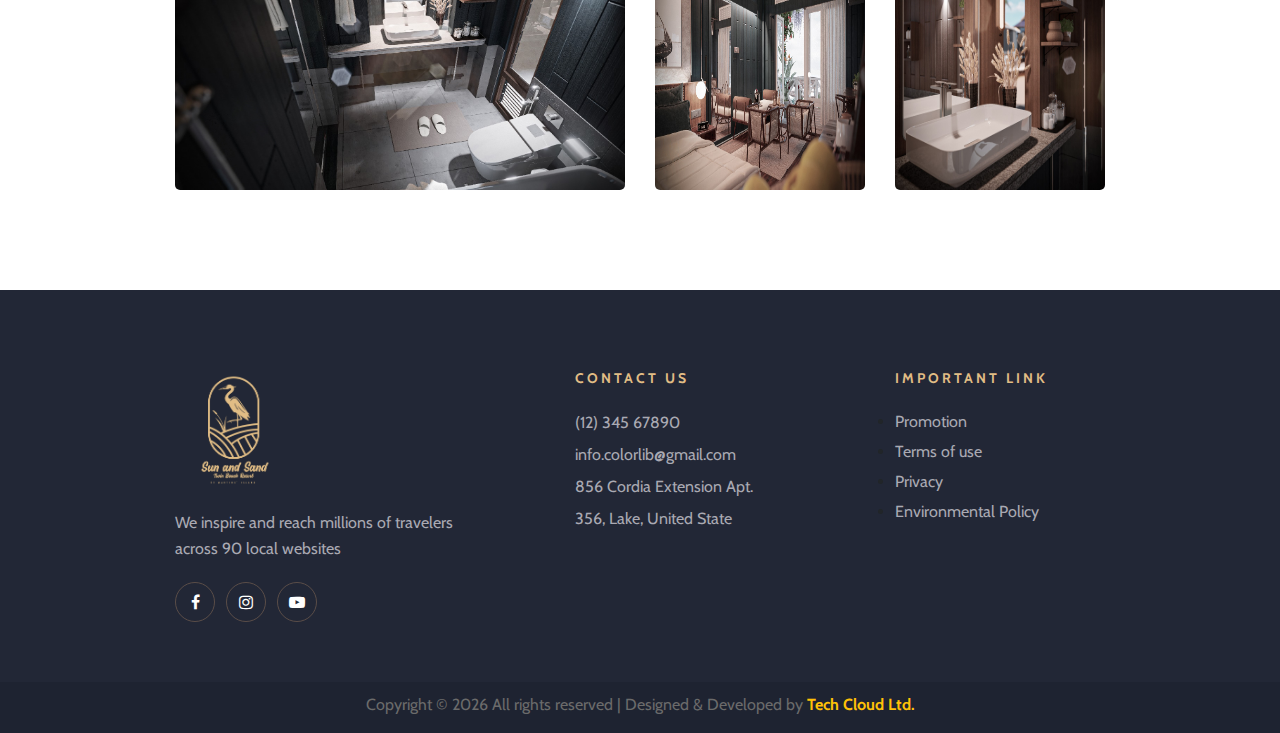
<file: gallery.html>
<!DOCTYPE html>
<html lang="zxx">
  <head>
    <meta charset="UTF-8" />
    <meta name="description" content="Sona Template" />
    <meta name="keywords" content="Sona, unica, creative, html" />
    <meta name="viewport" content="width=device-width, initial-scale=1.0" />
    <meta http-equiv="X-UA-Compatible" content="ie=edge" />
    <title>Sun & Sand</title>

    <!-- Favicon -->
    <link
      rel="icon"
      type="image/x-icon"
      href="img/LOGO-MAIN_All/LOGO-MAIN_Black2.png"
    />

    <!-- Google Font -->
    <link
      href="https://fonts.googleapis.com/css?family=Lora:400,700&display=swap"
      rel="stylesheet"
    />
    <link
      href="https://fonts.googleapis.com/css?family=Cabin:400,500,600,700&display=swap"
      rel="stylesheet"
    />

    <!-- Css Styles -->
    <link rel="stylesheet" href="css/bootstrap.min.css" type="text/css" />
    <link rel="stylesheet" href="css/font-awesome.min.css" type="text/css" />
    <link rel="stylesheet" href="css/elegant-icons.css" type="text/css" />
    <link rel="stylesheet" href="css/flaticon.css" type="text/css" />
    <link rel="stylesheet" href="css/owl.carousel.min.css" type="text/css" />
    <link rel="stylesheet" href="css/nice-select.css" type="text/css" />
    <link rel="stylesheet" href="css/jquery-ui.min.css" type="text/css" />
    <link rel="stylesheet" href="css/magnific-popup.css" type="text/css" />
    <link rel="stylesheet" href="css/slicknav.min.css" type="text/css" />
    <link rel="stylesheet" href="css/style.css" type="text/css" />
  </head>

  <body>
    <!-- Page Preloder -->
    <div id="preloder">
      <div class="loader"></div>
    </div>

    <!-- Offcanvas Menu Section Begin -->
    <div class="offcanvas-menu-overlay"></div>
    <div class="canvas-open">
      <i class="icon_menu"></i>
    </div>
    <div class="offcanvas-menu-wrapper">
      <div class="canvas-close">
        <i class="icon_close"></i>
      </div>
      <div class="search-icon search-switch">
        <i class="icon_search"></i>
      </div>
      <div class="header-configure-area">
        <div class="language-option">
          <span>EN <i class="fa fa-angle-down"></i></span>
          <div class="flag-dropdown">
            <ul>
              <li><a href="#">Zi</a></li>
              <li><a href="#">Fr</a></li>
            </ul>
          </div>
        </div>
        <a href="#" class="bk-btn">Booking Now</a>
      </div>
      <nav class="mainmenu mobile-menu">
        <ul>
          <li><a href="./index.html">Home</a></li>
          <li><a href="./rooms.html">Rooms</a></li>
          <li><a href="./restaurent.html">Restaurant</a></li>
          <li><a href="./about-us.html">About Us</a></li>
          <li class="active"><a href="./gallery.html">Gallery</a></li>
          <li><a href="./contact.html">Contact</a></li>
        </ul>
      </nav>
      <div id="mobile-menu-wrap"></div>
      <div class="top-social">
        <a href="#"><i class="fa fa-facebook"></i></a>

        <a href="#"><i class="fa fa-instagram"></i></a>
      </div>
      <ul class="top-widget">
        <li><i class="fa fa-phone"></i> (12) 345 67890</li>
        <li><i class="fa fa-envelope"></i> info.colorlib@gmail.com</li>
      </ul>
    </div>
    <!-- Offcanvas Menu Section End -->

    <!-- Header Section Begin -->
    <header id="header" class="header-section header">
      <div class="canvas-open">
        <i class="icon_menu"></i>
      </div>
      <div class="top-nav pt-2">
        <div class="container">
          <div
            class="row row-cols-1 row-cols-lg-3 justify-content-between align-items-center"
          >
            <div class="col">
              <ul class="tn-left">
                <li><i class="fa fa-phone"></i> (12) 345 67890</li>
                <li><i class="fa fa-envelope"></i> info.colorlib@gmail.com</li>
              </ul>
            </div>
            <div class="col text-center">
              <div class="logo">
                <a href="./index.html">
                  <img src="img/LOGO-MAIN_All/Icon 60x80-01.png" alt="" />
                </a>
              </div>
            </div>
            <div class="col">
              <div class="tn-right">
                <div class="top-social">
                  <a href="#"><i class="fa fa-facebook"></i></a>

                  <a href="#"><i class="fa fa-instagram"></i></a>
                </div>
                <!-- <a href="#" class="bk-btn">Booking Now</a> -->
                <div class="d-flex justify-content-between top-login">
                  <a href="#">Login</a>
                  <a href="#">Register</a>
                </div>
                <div class="language-option">
                  <span>EN <i class="fa fa-angle-down"></i></span>
                  <div class="flag-dropdown">
                    <ul>
                      <li><a href="#">Zi</a></li>
                      <li><a href="#">Fr</a></li>
                    </ul>
                  </div>
                </div>
              </div>
            </div>
          </div>
        </div>
      </div>
      <div class="menu-item">
        <div class="container">
          <div class="row align-items-center menu-container">
            <div class="col-xl-1 d-flex logo-section justify-content-center">
              <div class="logo">
                <a href="./index.html">
                  <img
                    src="img/LOGO-MAIN_All/Icon 60x80-01.png"
                    class="icon-logo"
                    alt=""
                  />
                </a>
              </div>
            </div>
            <div class="col-xl-2 text-logo">
              <a href="./index.html">
                <div
                  class="d-flex flex-column justify-content-center align-items-center"
                >
                  <h4>Sun and Sand</h4>
                  <h6>Twin Beach Resort</h6>
                </div>
              </a>
            </div>
            <div class="col-xl-7">
              <div class="nav-menu">
                <nav class="mainmenu">
                  <ul>
                    <li><a href="./index.html">Home</a></li>
                    <li><a href="./rooms.html">Rooms</a></li>
                    <li><a href="./restaurent.html">Restaurant</a></li>
                    <li><a href="./about-us.html">About Us</a></li>
                    <li class="active"><a href="./gallery.html">Gallery</a></li>
                    <li><a href="./contact.html">Contact</a></li>
                  </ul>
                </nav>
              </div>
            </div>
            <div class="col-xl-2 location">
              <div class="nav-menu location d-flex flex-column">
                <a href="#" class="d-flex flex-row align-items-center"
                  ><i class="fa fa-map-marker mr-2"></i>Saint Martin</a
                >
              </div>
            </div>
          </div>
        </div>
      </div>
    </header>
    <!-- Header End -->

    <!-- Breadcrumb Section Begin -->
    <div
      class="breadcrumb-section set-bg"
      data-setbg="img/room/room-details.jpg"
    >
      <div class="container">
        <div class="row">
          <div class="col-lg-12">
            <div class="breadcrumb-text">
              <h2>Gallery</h2>
              <div class="bt-option">
                <a href="./index.html">Home</a>
                <span>Gallery</span>
              </div>
            </div>
          </div>
        </div>
      </div>
    </div>
    <!-- Breadcrumb Section End -->

    <!-- Gallery Section Begin -->
    <section class="gallery-section spad">
      <div class="container">
        <div class="row">
          <div class="col-lg-12">
            <div class="section-title">
              <span>Our Gallery</span>
              <h2>Discover Our Work</h2>
            </div>
          </div>
        </div>
        <div class="row">
          <div class="col-lg-6">
            <div class="gallery-item set-bg" data-setbg="img/room/r11.jpeg">
              <div class="gi-text">
                <h3>Room Luxury</h3>
              </div>
            </div>
            <div class="row">
              <div class="col-sm-6">
                <div class="gallery-item set-bg" data-setbg="img/room/r2.jpeg">
                  <div class="gi-text">
                    <h3>Room Luxury</h3>
                  </div>
                </div>
              </div>
              <div class="col-sm-6">
                <div class="gallery-item set-bg" data-setbg="img/room/r3.jpeg">
                  <div class="gi-text">
                    <h3>Room Luxury</h3>
                  </div>
                </div>
              </div>
            </div>
          </div>
          <div class="col-lg-6">
            <div
              class="gallery-item large-item set-bg"
              data-setbg="img/room/r4.jpeg"
            >
              <div class="gi-text">
                <h3>Room Luxury</h3>
              </div>
            </div>
          </div>
        </div>
        <div class="row">
          <div class="col-lg-6">
            <div class="row">
              <div class="col-sm-6">
                <div class="gallery-item set-bg" data-setbg="img/room/r14.jpeg">
                  <div class="gi-text">
                    <h3>Room Luxury</h3>
                  </div>
                </div>
              </div>
              <div class="col-sm-6">
                <div class="gallery-item set-bg" data-setbg="img/room/r6.jpeg">
                  <div class="gi-text">
                    <h3>Room Luxury</h3>
                  </div>
                </div>
              </div>
            </div>
            <div class="gallery-item set-bg" data-setbg="img/room/r7.jpeg">
              <div class="gi-text">
                <h3>Room Luxury</h3>
              </div>
            </div>
          </div>
          <div class="col-lg-6">
            <div class="gallery-item set-bg" data-setbg="img/room/r8.jpeg">
              <div class="gi-text">
                <h3>Room Luxury</h3>
              </div>
            </div>
            <div class="row">
              <div class="col-sm-6">
                <div class="gallery-item set-bg" data-setbg="img/room/r9.jpeg">
                  <div class="gi-text">
                    <h3>Room Luxury</h3>
                  </div>
                </div>
              </div>
              <div class="col-sm-6">
                <div class="gallery-item set-bg" data-setbg="img/room/r10.jpeg">
                  <div class="gi-text">
                    <h3>Room Luxury</h3>
                  </div>
                </div>
              </div>
            </div>
          </div>
        </div>
      </div>
    </section>
    <!-- Gallery Section End -->

    <!-- Footer Section Begin -->
    <footer class="footer-section">
      <div class="container">
        <div class="footer-text">
          <div class="row">
            <div class="col-lg-4">
              <div class="ft-about">
                <div class="logo">
                  <a href="./index.html">
                    <img
                      src="img/LOGO-MAIN_All/Branding Study_Sun and Sand-02.png"
                      alt=""
                    />
                  </a>
                </div>
                <p>
                  We inspire and reach millions of travelers<br />
                  across 90 local websites
                </p>
                <div class="fa-social">
                  <a href="#"><i class="fa fa-facebook"></i></a>

                  <a href="#"><i class="fa fa-instagram"></i></a>
                  <a href="#"><i class="fa fa-youtube-play"></i></a>
                </div>
              </div>
            </div>
            <div class="col-lg-3 offset-lg-1">
              <div class="ft-contact">
                <h6>Contact Us</h6>
                <ul>
                  <li>(12) 345 67890</li>
                  <li>info.colorlib@gmail.com</li>
                  <li>856 Cordia Extension Apt. 356, Lake, United State</li>
                </ul>
              </div>
            </div>
            <div class="col-lg-3 offset-lg-1">
              <div class="ft-newslatter">
                <h6>Important Link</h6>
                <ul>
                  <li><a href="promotion.html">Promotion</a></li>
                  <li><a href="#">Terms of use</a></li>
                  <li><a href="#">Privacy</a></li>
                  <li><a href="#">Environmental Policy</a></li>
                </ul>
              </div>
            </div>
          </div>
        </div>
      </div>
      <div class="copyright-option">
        <div class="container">
          <div class="row justify-content-center">
            <div class="col">
              <div class="copyright-text text-center">
                <p>
                  Copyright &copy;
                  <script>
                    document.write(new Date().getFullYear());
                  </script>
                  All rights reserved | Designed & Developed by
                  <strong
                    ><a
                      href="https://techcloudltd.com/"
                      class="text-warning"
                      target="_blank"
                      >Tech Cloud Ltd.</a
                    ></strong
                  >
                </p>
              </div>
            </div>
          </div>
        </div>
      </div>
    </footer>
    <!-- Footer Section End -->

    <!-- Search model Begin -->
    <div class="search-model">
      <div class="h-100 d-flex align-items-center justify-content-center">
        <div class="search-close-switch"><i class="icon_close"></i></div>
        <form class="search-model-form">
          <input type="text" id="search-input" placeholder="Search here....." />
        </form>
      </div>
    </div>
    <!-- Search model end -->

    <!-- Js Plugins -->
    <script src="js/jquery-3.3.1.min.js"></script>
    <script src="js/bootstrap.min.js"></script>
    <script src="js/jquery.magnific-popup.min.js"></script>
    <script src="js/jquery.nice-select.min.js"></script>
    <script src="js/jquery-ui.min.js"></script>
    <script src="js/jquery.slicknav.js"></script>
    <script src="js/owl.carousel.min.js"></script>
    <script src="js/main.js"></script>
  </body>
</html>
</file>
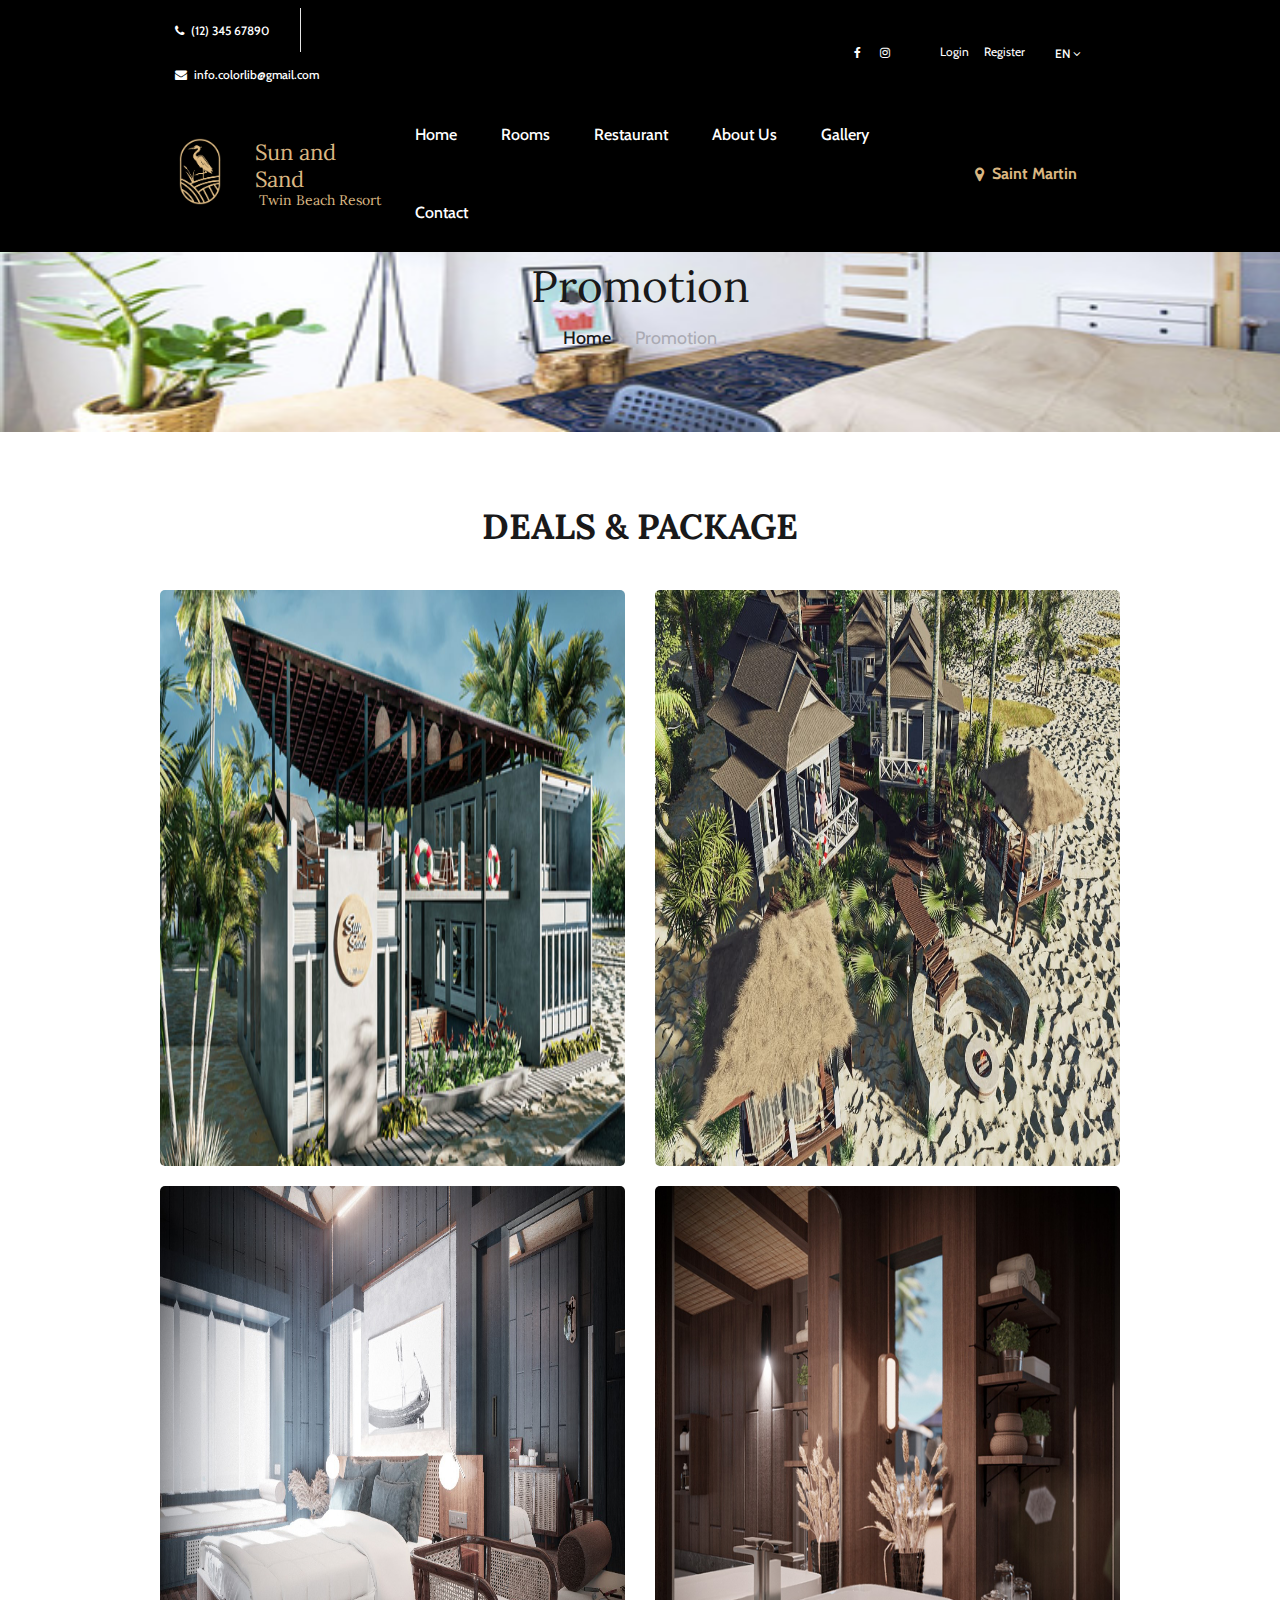
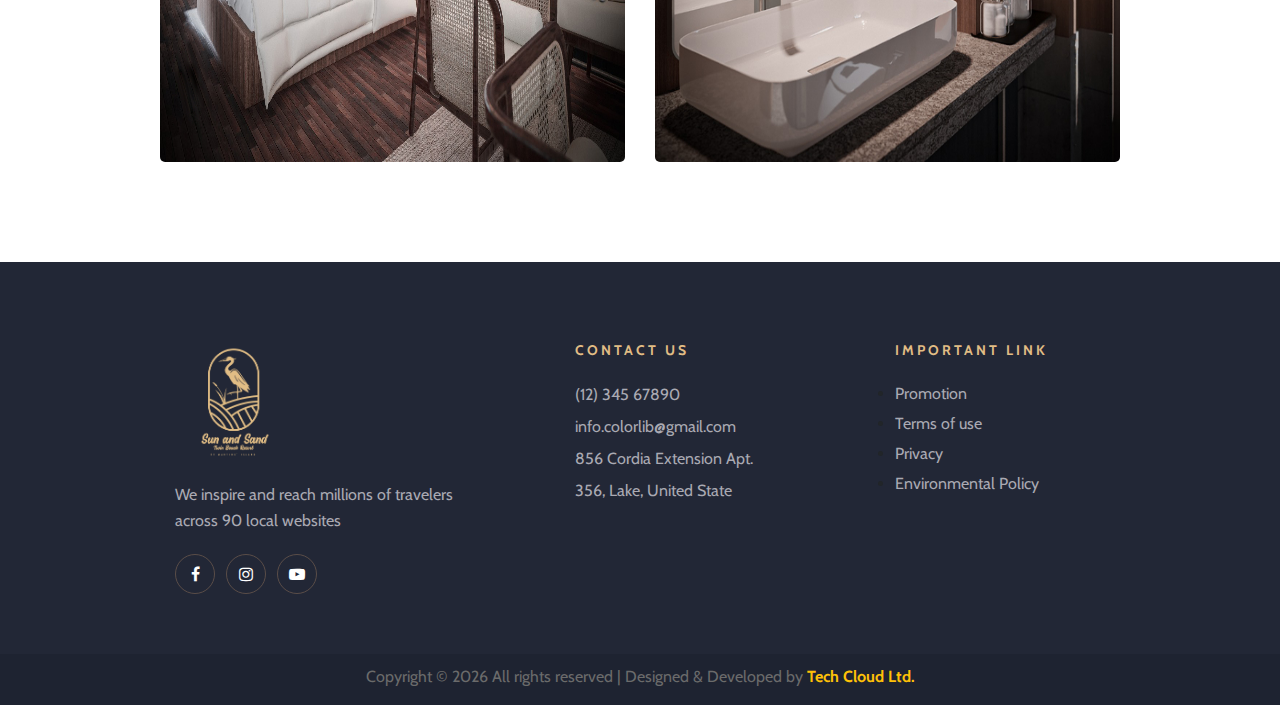
<file: promotion.html>
<!DOCTYPE html>
<html lang="zxx">
  <head>
    <meta charset="UTF-8" />
    <meta name="description" content="Sona Template" />
    <meta name="keywords" content="Sona, unica, creative, html" />
    <meta name="viewport" content="width=device-width, initial-scale=1.0" />
    <meta http-equiv="X-UA-Compatible" content="ie=edge" />
    <title>Sun & Sand</title>

    <!-- Favicon -->
    <link
      rel="icon"
      type="image/x-icon"
      href="img/LOGO-MAIN_All/LOGO-MAIN_Black2.png"
    />

    <!-- Google Font -->
    <link
      href="https://fonts.googleapis.com/css?family=Lora:400,700&display=swap"
      rel="stylesheet"
    />
    <link
      href="https://fonts.googleapis.com/css?family=Cabin:400,500,600,700&display=swap"
      rel="stylesheet"
    />

    <!-- Css Styles -->
    <link rel="stylesheet" href="css/bootstrap.min.css" type="text/css" />
    <link rel="stylesheet" href="css/font-awesome.min.css" type="text/css" />
    <link rel="stylesheet" href="css/elegant-icons.css" type="text/css" />
    <link rel="stylesheet" href="css/flaticon.css" type="text/css" />
    <link rel="stylesheet" href="css/owl.carousel.min.css" type="text/css" />
    <link rel="stylesheet" href="css/nice-select.css" type="text/css" />
    <link rel="stylesheet" href="css/jquery-ui.min.css" type="text/css" />
    <link rel="stylesheet" href="css/magnific-popup.css" type="text/css" />
    <link rel="stylesheet" href="css/slicknav.min.css" type="text/css" />
    <link rel="stylesheet" href="css/style.css" type="text/css" />

    <!-- Link Swiper's CSS -->
    <link
      rel="stylesheet"
      href="https://cdn.jsdelivr.net/npm/swiper@11/swiper-bundle.min.css"
    />
  </head>

  <body>
    <!-- Page Preloder -->
    <div id="preloder">
      <div class="loader"></div>
    </div>

    <!-- Offcanvas Menu Section Begin -->
    <div class="offcanvas-menu-overlay"></div>
    <div class="canvas-open">
      <i class="icon_menu"></i>
    </div>
    <div class="offcanvas-menu-wrapper">
      <div class="canvas-close">
        <i class="icon_close"></i>
      </div>
      <div class="search-icon search-switch">
        <i class="icon_search"></i>
      </div>
      <div class="header-configure-area">
        <div class="language-option">
          <span>EN <i class="fa fa-angle-down"></i></span>
          <div class="flag-dropdown">
            <ul>
              <li><a href="#">Zi</a></li>
              <li><a href="#">Fr</a></li>
            </ul>
          </div>
        </div>
        <a href="#" class="bk-btn">Booking Now</a>
      </div>
      <nav class="mainmenu mobile-menu">
        <ul>
          <li class="active"><a href="./index.html">Home</a></li>
          <li><a href="./rooms.html">Rooms</a></li>
          <li><a href="./restaurent.html">Restaurant</a></li>
          <li><a href="./about-us.html">About Us</a></li>
          <li><a href="./gallery.html">Gallery</a></li>
          <li><a href="./contact.html">Contact</a></li>
        </ul>
      </nav>
      <div id="mobile-menu-wrap"></div>
      <div class="top-social">
        <a href="#"><i class="fa fa-facebook"></i></a>

        <a href="#"><i class="fa fa-instagram"></i></a>
      </div>
      <ul class="top-widget">
        <li><i class="fa fa-phone"></i> (12) 345 67890</li>
        <li><i class="fa fa-envelope"></i> info.colorlib@gmail.com</li>
      </ul>
    </div>
    <!-- Offcanvas Menu Section End -->

    <!-- Header Section Begin -->
    <header id="header" class="header-section header">
      <div class="canvas-open">
        <i class="icon_menu"></i>
      </div>
      <div class="top-nav pt-2">
        <div class="container">
          <div
            class="row row-cols-1 row-cols-lg-3 justify-content-between align-items-center"
          >
            <div class="col">
              <ul class="tn-left">
                <li><i class="fa fa-phone"></i> (12) 345 67890</li>
                <li><i class="fa fa-envelope"></i> info.colorlib@gmail.com</li>
              </ul>
            </div>
            <div class="col text-center">
              <!-- <div class="logo">
                <a href="./index.html">
                  <img src="img/LOGO-MAIN_All/Icon 60x80-01.png" alt="" />
                </a>
              </div> -->
            </div>
            <div class="col">
              <div class="tn-right">
                <div class="top-social">
                  <a href="#"><i class="fa fa-facebook"></i></a>

                  <a href="#"><i class="fa fa-instagram"></i></a>
                </div>
                <!-- <a href="#" class="bk-btn">Booking Now</a> -->
                <div class="d-flex justify-content-between top-login">
                  <a href="#">Login</a>
                  <a href="#">Register</a>
                </div>
                <div class="language-option">
                  <span>EN <i class="fa fa-angle-down"></i></span>
                  <div class="flag-dropdown">
                    <ul>
                      <li><a href="#">Zi</a></li>
                      <li><a href="#">Fr</a></li>
                    </ul>
                  </div>
                </div>
              </div>
            </div>
          </div>
        </div>
      </div>
      <div class="menu-item">
        <div class="container">
          <div class="row align-items-center menu-container">
            <div class="col-xl-1 d-flex logo-section justify-content-center">
              <div class="logo">
                <a href="./index.html">
                  <img
                    src="img/LOGO-MAIN_All/Icon 60x80-01.png"
                    class="icon-logo"
                    alt=""
                  />
                </a>
              </div>
            </div>
            <div class="col-xl-2 text-logo">
              <a href="./index.html">
                <div
                  class="d-flex flex-column justify-content-center align-items-center"
                >
                  <h4>Sun and Sand</h4>
                  <h6>Twin Beach Resort</h6>
                </div>
              </a>
            </div>
            <div class="col-xl-7">
              <div class="nav-menu">
                <nav class="mainmenu">
                  <ul>
                    <li><a href="./index.html">Home</a></li>
                    <li><a href="./rooms.html">Rooms</a></li>
                    <li><a href="./restaurent.html">Restaurant</a></li>
                    <li><a href="./about-us.html">About Us</a></li>
                    <li><a href="./gallery.html">Gallery</a></li>
                    <li><a href="./contact.html">Contact</a></li>
                  </ul>
                </nav>
              </div>
            </div>
            <div class="col-xl-2 location">
              <div class="nav-menu location d-flex flex-column">
                <a href="#" class="d-flex flex-row align-items-center"
                  ><i class="fa fa-map-marker mr-2"></i>Saint Martin</a
                >
              </div>
            </div>
          </div>
        </div>
      </div>
    </header>
    <!-- Header End -->

    <!-- Breadcrumb Section Begin -->
    <div
      class="breadcrumb-section set-bg"
      data-setbg="img/room/room-details.jpg"
    >
      <div class="container">
        <div class="row">
          <div class="col-lg-12">
            <div class="breadcrumb-text">
              <h2>Promotion</h2>
              <div class="bt-option">
                <a href="./index.html">Home</a>
                <span>Promotion</span>
              </div>
            </div>
          </div>
        </div>
      </div>
    </div>
    <!-- Breadcrumb Section End -->

    <!-- Gallery Section Begin -->
    <section class="gallery-section spad">
      <div class="container p-0">
        <div class="row">
          <div class="col-lg-12">
            <div class="section-title">
              <h2 class="font-weight-bold">DEALS & PACKAGE</h2>
            </div>
          </div>
        </div>
        <div class="row row-cols-lg-2">
          <div class="col">
            <div
              class="gallery-item large-item set-bg"
              data-setbg="img/room/r13.jpeg"
            >
              <div class="gi-text">
                <h3>Room Luxury</h3>
              </div>
            </div>
          </div>
          <div class="col">
            <div
              class="gallery-item large-item set-bg"
              data-setbg="img/room/r12.jpeg"
            >
              <div class="gi-text">
                <h3>Room Luxury</h3>
              </div>
            </div>
          </div>
          <div class="col">
            <div
              class="gallery-item large-item set-bg"
              data-setbg="img/room/r11.jpeg"
            >
              <div class="gi-text">
                <h3>Room Luxury</h3>
              </div>
            </div>
          </div>
          <div class="col">
            <div
              class="gallery-item large-item set-bg"
              data-setbg="img/room/r10.jpeg"
            >
              <div class="gi-text">
                <h3>Room Luxury</h3>
              </div>
            </div>
          </div>
        </div>
      </div>
    </section>
    <!-- Gallery Section End -->

    <!-- Footer Section Begin -->
    <footer class="footer-section">
      <div class="container">
        <div class="footer-text">
          <div class="row">
            <div class="col-lg-4">
              <div class="ft-about">
                <div class="logo">
                  <a href="./index.html">
                    <img
                      src="img/LOGO-MAIN_All/Branding Study_Sun and Sand-02.png"
                      alt=""
                    />
                  </a>
                </div>
                <p>
                  We inspire and reach millions of travelers<br />
                  across 90 local websites
                </p>
                <div class="fa-social">
                  <a href="#"><i class="fa fa-facebook"></i></a>

                  <a href="#"><i class="fa fa-instagram"></i></a>
                  <a href="#"><i class="fa fa-youtube-play"></i></a>
                </div>
              </div>
            </div>
            <div class="col-lg-3 offset-lg-1">
              <div class="ft-contact">
                <h6>Contact Us</h6>
                <ul>
                  <li>(12) 345 67890</li>
                  <li>info.colorlib@gmail.com</li>
                  <li>856 Cordia Extension Apt. 356, Lake, United State</li>
                </ul>
              </div>
            </div>
            <div class="col-lg-3 offset-lg-1">
              <div class="ft-newslatter">
                <h6>Important Link</h6>
                <ul>
                  <li><a href="promotion.html">Promotion</a></li>
                  <li><a href="#">Terms of use</a></li>
                  <li><a href="#">Privacy</a></li>
                  <li><a href="#">Environmental Policy</a></li>
                </ul>
              </div>
            </div>
          </div>
        </div>
      </div>
      <div class="copyright-option">
        <div class="container">
          <div class="row justify-content-center">
            <div class="col">
              <div class="copyright-text text-center">
                <p>
                  Copyright &copy;
                  <script>
                    document.write(new Date().getFullYear());
                  </script>
                  All rights reserved | Designed & Developed by
                  <strong
                    ><a
                      href="https://techcloudltd.com/"
                      class="text-warning"
                      target="_blank"
                      >Tech Cloud Ltd.</a
                    ></strong
                  >
                </p>
              </div>
            </div>
          </div>
        </div>
      </div>
    </footer>
    <!-- Footer Section End -->

    <!-- Search model Begin -->
    <div class="search-model">
      <div class="h-100 d-flex align-items-center justify-content-center">
        <div class="search-close-switch"><i class="icon_close"></i></div>
        <form class="search-model-form">
          <input type="text" id="search-input" placeholder="Search here....." />
        </form>
      </div>
    </div>
    <!-- Search model end -->

    <!-- Swiper JS -->
    <script src="https://cdn.jsdelivr.net/npm/swiper@11/swiper-bundle.min.js"></script>

    <!-- Js Plugins -->
    <script src="js/jquery-3.3.1.min.js"></script>
    <script src="js/bootstrap.min.js"></script>
    <script src="js/jquery.magnific-popup.min.js"></script>
    <script src="js/jquery.nice-select.min.js"></script>
    <script src="js/jquery-ui.min.js"></script>
    <script src="js/jquery.slicknav.js"></script>
    <script src="js/owl.carousel.min.js"></script>
    <script src="js/main.js"></script>

    <script src="https://cdn.jsdelivr.net/npm/bootstrap@5.3.0/dist/js/bootstrap.bundle.min.js"></script>
  </body>
</html>
</file>
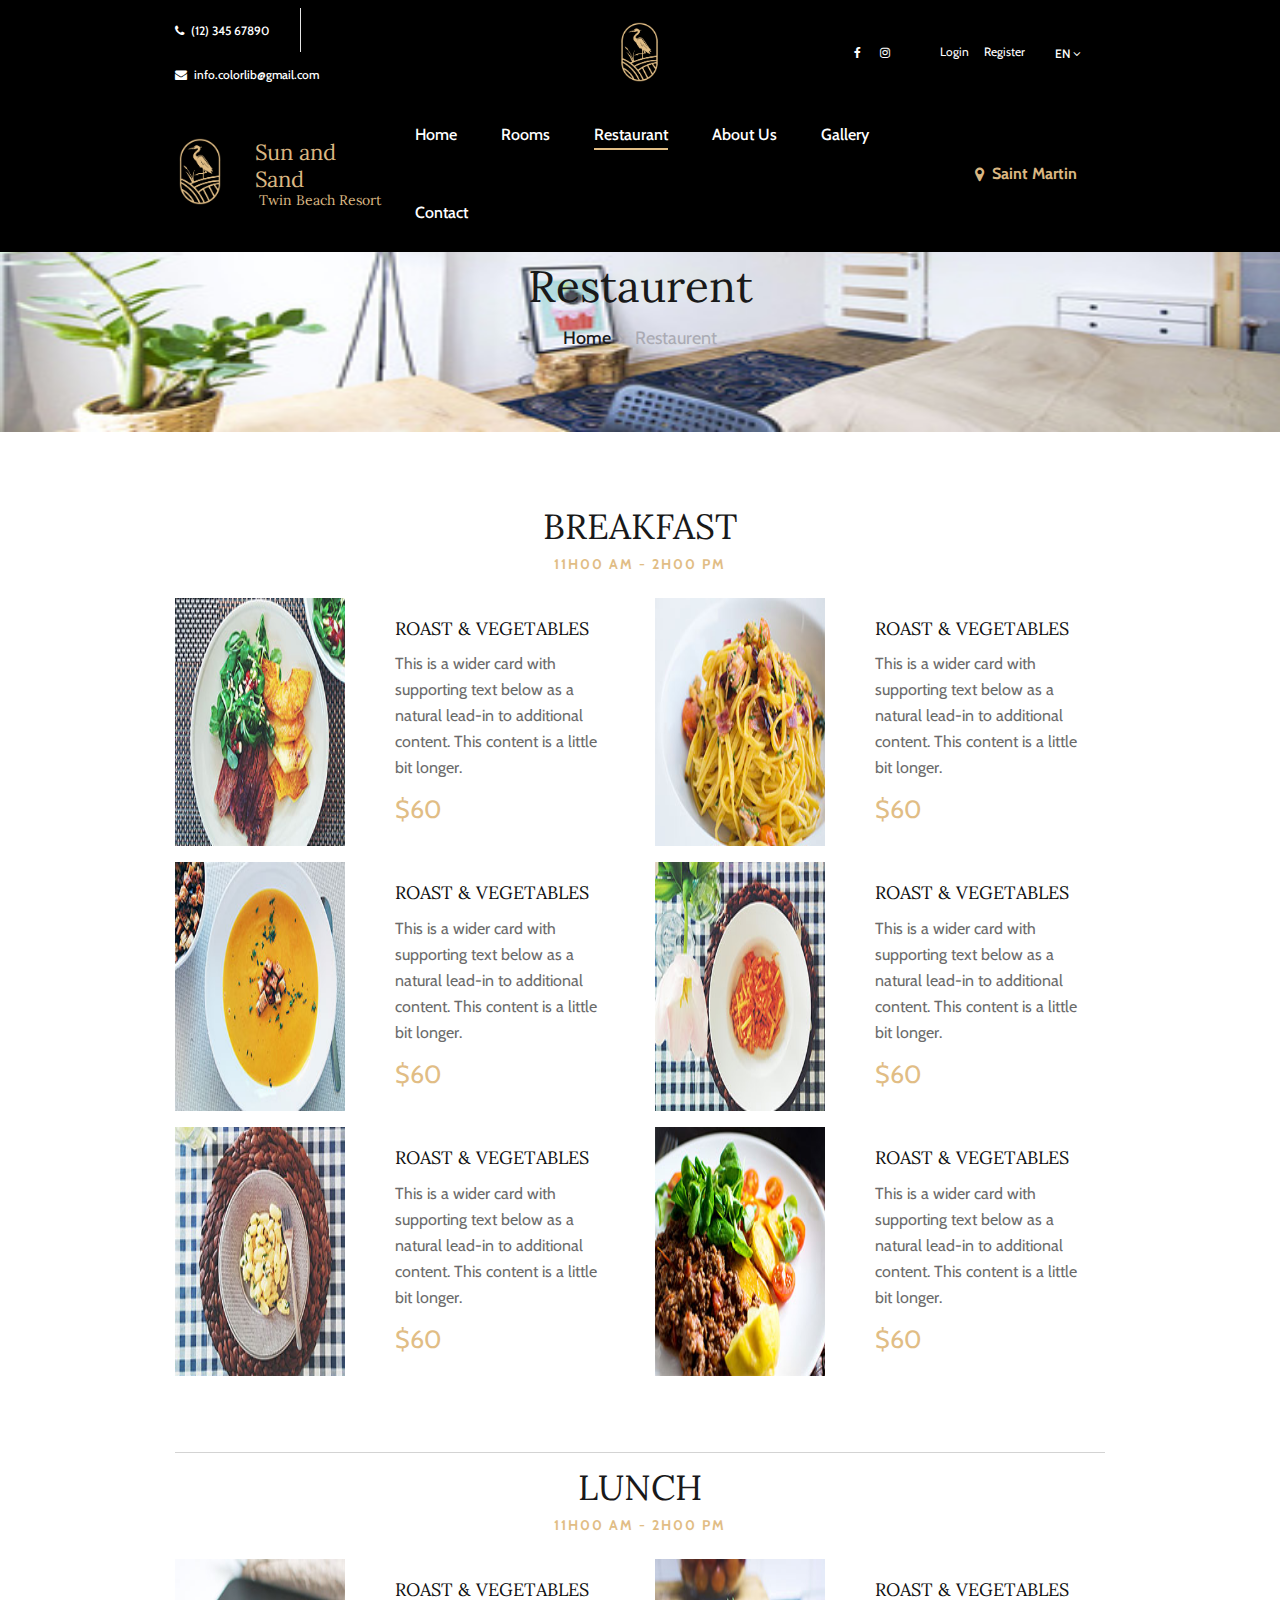
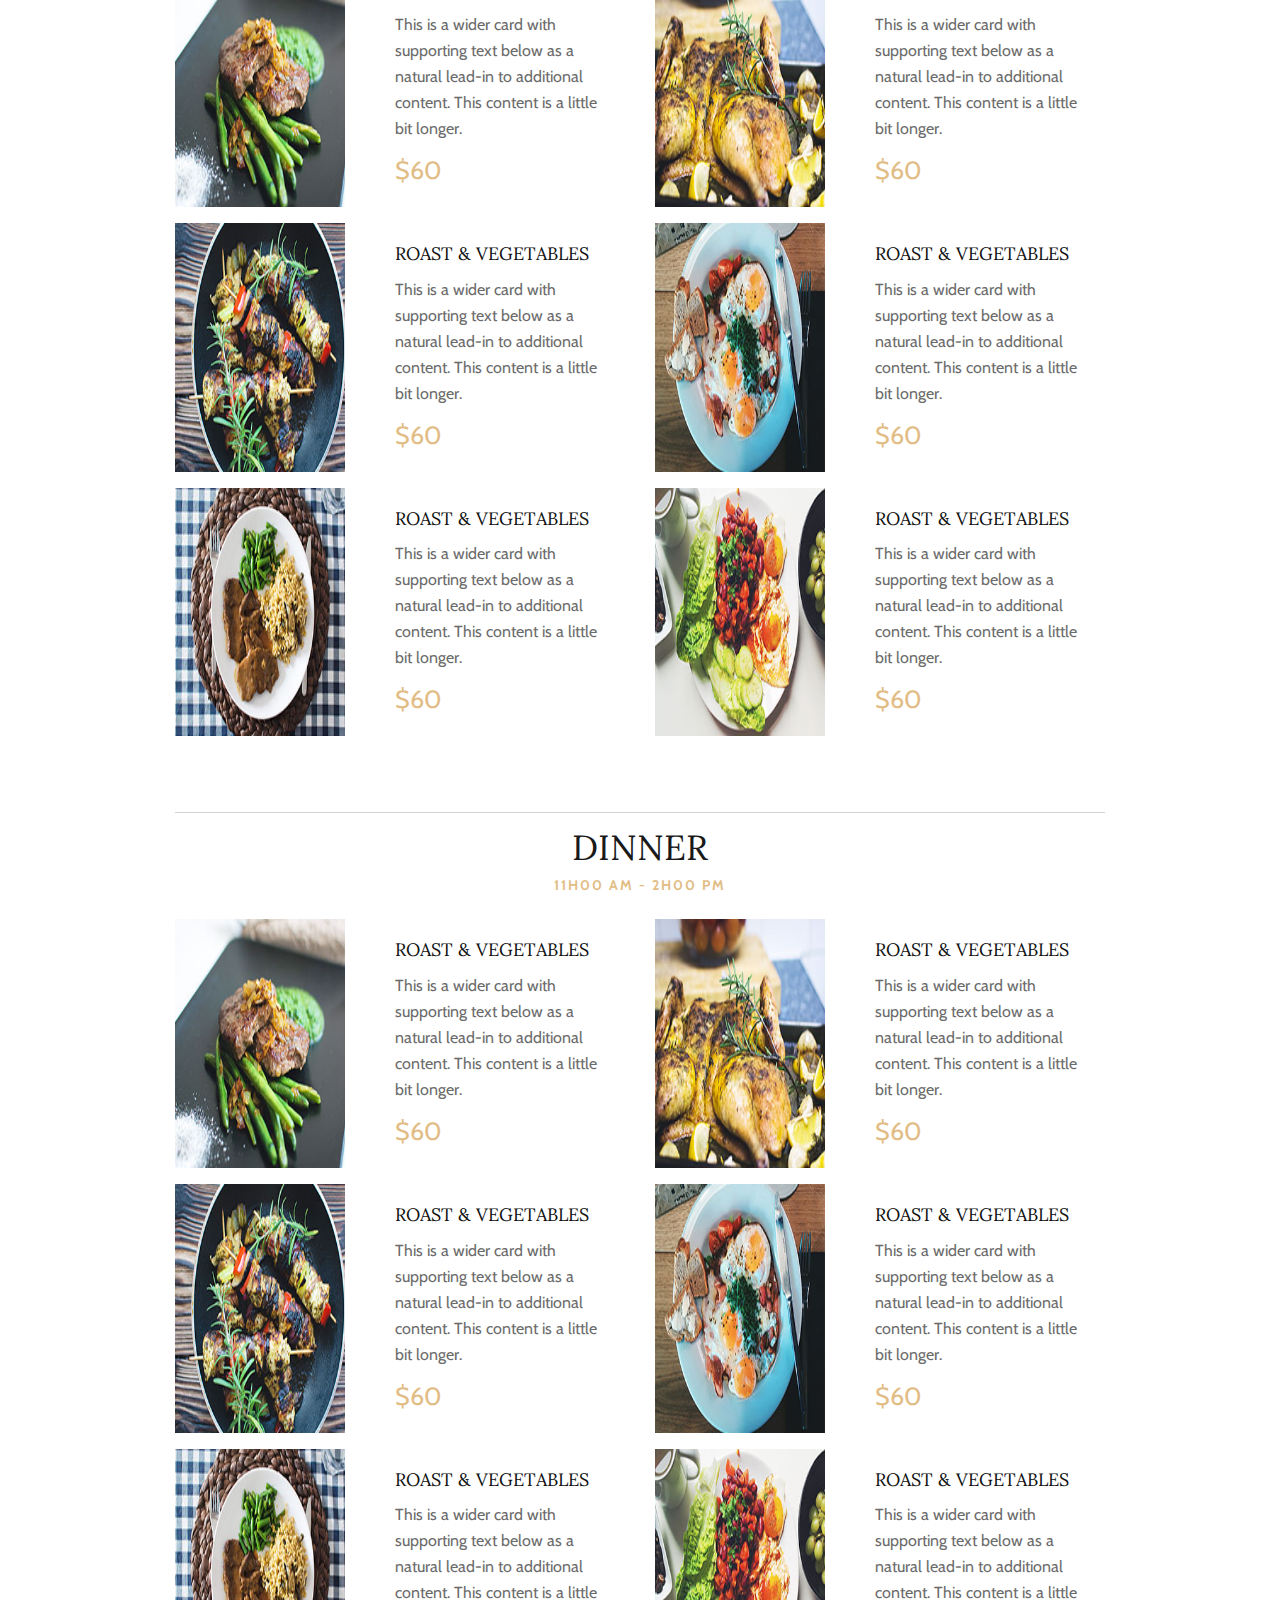
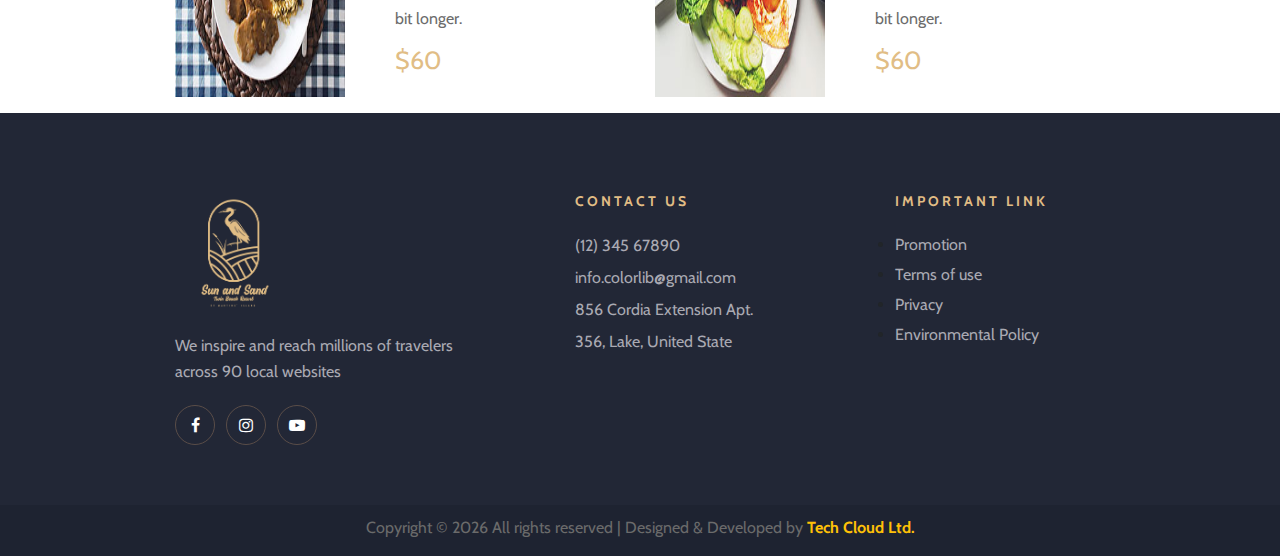
<file: restaurent.html>
<!DOCTYPE html>
<html lang="zxx">
  <head>
    <meta charset="UTF-8" />
    <meta name="description" content="Sona Template" />
    <meta name="keywords" content="Sona, unica, creative, html" />
    <meta name="viewport" content="width=device-width, initial-scale=1.0" />
    <meta http-equiv="X-UA-Compatible" content="ie=edge" />
    <title>Sun & Sand</title>

    <!-- Favicon -->
    <link
      rel="icon"
      type="image/x-icon"
      href="img/LOGO-MAIN_All/LOGO-MAIN_Black2.png"
    />

    <!-- Google Font -->
    <link
      href="https://fonts.googleapis.com/css?family=Lora:400,700&display=swap"
      rel="stylesheet"
    />
    <link
      href="https://fonts.googleapis.com/css?family=Cabin:400,500,600,700&display=swap"
      rel="stylesheet"
    />

    <!-- Css Styles -->
    <link rel="stylesheet" href="css/bootstrap.min.css" type="text/css" />
    <link rel="stylesheet" href="css/font-awesome.min.css" type="text/css" />
    <link rel="stylesheet" href="css/elegant-icons.css" type="text/css" />
    <link rel="stylesheet" href="css/flaticon.css" type="text/css" />
    <link rel="stylesheet" href="css/owl.carousel.min.css" type="text/css" />
    <link rel="stylesheet" href="css/nice-select.css" type="text/css" />
    <link rel="stylesheet" href="css/jquery-ui.min.css" type="text/css" />
    <link rel="stylesheet" href="css/magnific-popup.css" type="text/css" />
    <link rel="stylesheet" href="css/slicknav.min.css" type="text/css" />
    <link rel="stylesheet" href="css/style.css" type="text/css" />
  </head>

  <body>
    <!-- Page Preloder -->
    <div id="preloder">
      <div class="loader"></div>
    </div>

    <!-- Offcanvas Menu Section Begin -->
    <div class="offcanvas-menu-overlay"></div>
    <div class="canvas-open">
      <i class="icon_menu"></i>
    </div>
    <div class="offcanvas-menu-wrapper">
      <div class="canvas-close">
        <i class="icon_close"></i>
      </div>
      <div class="search-icon search-switch">
        <i class="icon_search"></i>
      </div>
      <div class="header-configure-area">
        <div class="language-option">
          <span>EN <i class="fa fa-angle-down"></i></span>
          <div class="flag-dropdown">
            <ul>
              <li><a href="#">Zi</a></li>
              <li><a href="#">Fr</a></li>
            </ul>
          </div>
        </div>
        <a href="#" class="bk-btn">Booking Now</a>
      </div>
      <nav class="mainmenu mobile-menu">
        <ul>
          <li><a href="./index.html">Home</a></li>
          <li><a href="./rooms.html">Rooms</a></li>
          <li class="active"><a href="./restaurent.html">Restaurant</a></li>
          <li><a href="./about-us.html">About Us</a></li>
          <li><a href="./gallery.html">Gallery</a></li>
          <li><a href="./contact.html">Contact</a></li>
        </ul>
      </nav>
      <div id="mobile-menu-wrap"></div>
      <div class="top-social">
        <a href="#"><i class="fa fa-facebook"></i></a>

        <a href="#"><i class="fa fa-instagram"></i></a>
      </div>
      <ul class="top-widget">
        <li><i class="fa fa-phone"></i> (12) 345 67890</li>
        <li><i class="fa fa-envelope"></i> info.colorlib@gmail.com</li>
      </ul>
    </div>
    <!-- Offcanvas Menu Section End -->

    <!-- Header Section Begin -->
    <header id="header" class="header-section header">
      <div class="canvas-open">
        <i class="icon_menu"></i>
      </div>
      <div class="top-nav pt-2">
        <div class="container">
          <div
            class="row row-cols-1 row-cols-lg-3 justify-content-between align-items-center"
          >
            <div class="col">
              <ul class="tn-left">
                <li><i class="fa fa-phone"></i> (12) 345 67890</li>
                <li><i class="fa fa-envelope"></i> info.colorlib@gmail.com</li>
              </ul>
            </div>
            <div class="col text-center">
              <div class="logo">
                <a href="./index.html">
                  <img src="img/LOGO-MAIN_All/Icon 60x80-01.png" alt="" />
                </a>
              </div>
            </div>
            <div class="col">
              <div class="tn-right">
                <div class="top-social">
                  <a href="#"><i class="fa fa-facebook"></i></a>

                  <a href="#"><i class="fa fa-instagram"></i></a>
                </div>
                <!-- <a href="#" class="bk-btn">Booking Now</a> -->
                <div class="d-flex justify-content-between top-login">
                  <a href="#">Login</a>
                  <a href="#">Register</a>
                </div>
                <div class="language-option">
                  <span>EN <i class="fa fa-angle-down"></i></span>
                  <div class="flag-dropdown">
                    <ul>
                      <li><a href="#">Zi</a></li>
                      <li><a href="#">Fr</a></li>
                    </ul>
                  </div>
                </div>
              </div>
            </div>
          </div>
        </div>
      </div>
      <div class="menu-item">
        <div class="container">
          <div class="row align-items-center menu-container">
            <div class="col-xl-1 d-flex logo-section justify-content-center">
              <div class="logo">
                <a href="./index.html">
                  <img
                    src="img/LOGO-MAIN_All/Icon 60x80-01.png"
                    class="icon-logo"
                    alt=""
                  />
                </a>
              </div>
            </div>
            <div class="col-xl-2 text-logo">
              <a href="./index.html">
                <div
                  class="d-flex flex-column justify-content-center align-items-center"
                >
                  <h4>Sun and Sand</h4>
                  <h6>Twin Beach Resort</h6>
                </div>
              </a>
            </div>
            <div class="col-xl-7">
              <div class="nav-menu">
                <nav class="mainmenu">
                  <ul>
                    <li><a href="./index.html">Home</a></li>
                    <li><a href="./rooms.html">Rooms</a></li>
                    <li class="active">
                      <a href="./restaurent.html">Restaurant</a>
                    </li>
                    <li><a href="./about-us.html">About Us</a></li>
                    <li><a href="./gallery.html">Gallery</a></li>
                    <li><a href="./contact.html">Contact</a></li>
                  </ul>
                </nav>
              </div>
            </div>
            <div class="col-xl-2 location">
              <div class="nav-menu location d-flex flex-column">
                <a href="#" class="d-flex flex-row align-items-center"
                  ><i class="fa fa-map-marker mr-2"></i>Saint Martin</a
                >
              </div>
            </div>
          </div>
        </div>
      </div>
      <!-- <div class="menu-item">
        <div class="container">
          <div class="row align-items-center">
            <div class="col-lg-4 d-flex logo-section justify-content-center">
              <div class="logo">
                <a href="./index.html">
                  <img
                    src="img/LOGO-MAIN_All/Icon 60x80-01.png"
                    class="icon-logo"
                    alt=""
                  />
                </a>
              </div>
              <div class="logo text-xl-center">
                <a href="./index.html">
                  <img
                    src="img/LOGO-MAIN_All/Text 120x50-01.png"
                    class="text-logo"
                    alt=""
                  />
                </a>
              </div>
            </div>
            <div class="col-lg-8 mx-auto">
              <div class="nav-menu">
                <nav class="mainmenu">
                  <ul>
                    <li><a href="./index.html">Home</a></li>
                    <li><a href="./rooms.html">Rooms</a></li>
                    <li class="active">
                      <a href="./restaurent.html">Restaurant</a>
                    </li>
                    <li>
                      <a href="./about-us.html">About Us</a>
                    </li>
                    <li><a href="./gallery.html">Gallery</a></li>
                    <li><a href="./contact.html">Contact</a></li>
                  </ul>
                </nav>
              </div>
            </div>
          </div>
        </div>
      </div> -->
    </header>
    <!-- Header End -->

    <!-- Breadcrumb Section Begin -->
    <div
      class="breadcrumb-section set-bg"
      data-setbg="img/room/room-details.jpg"
    >
      <div class="container">
        <div class="row">
          <div class="col-lg-12">
            <div class="breadcrumb-text">
              <h2>Restaurent</h2>
              <div class="bt-option">
                <a href="./index.html">Home</a>
                <span>Restaurent</span>
              </div>
            </div>
          </div>
        </div>
      </div>
    </div>
    <!-- Breadcrumb Section End -->

    <!-- Restaurent Section Begin -->
    <section class="container restaurent-container">
      <div class="breakfast-container spad">
        <div class="section-title">
          <h2>BREAKFAST</h2>
          <span>11h00 Am - 2h00 Pm</span>
        </div>
        <div class="row row-cols-1 row-cols-sm-1 row-cols-lg-2">
          <div class="col">
            <div class="card mb-3 border-0">
              <div class="row g-0">
                <div class="col-md-5">
                  <div class="image-container">
                    <img
                      src="img/restaurent/img-1.jpg"
                      alt="Your Image"
                      class="zoom-image h-100 w-100"
                    />
                  </div>
                </div>
                <div class="col-md-7">
                  <div class="card-body">
                    <h5 class="card-title">ROAST & VEGETABLES</h5>
                    <p class="card-text">
                      This is a wider card with supporting text below as a
                      natural lead-in to additional content. This content is a
                      little bit longer.
                    </p>
                    <p class="card-text">
                      <small class="text-muted">$60</small>
                    </p>
                  </div>
                </div>
              </div>
            </div>
          </div>
          <div class="col">
            <div class="card mb-3 border-0">
              <div class="row g-0">
                <div class="col-md-5">
                  <div class="image-container">
                    <img
                      src="img/restaurent/img-2.jpg"
                      alt="Your Image"
                      class="zoom-image h-100 w-100"
                    />
                  </div>
                </div>
                <div class="col-md-7">
                  <div class="card-body">
                    <h5 class="card-title">ROAST & VEGETABLES</h5>
                    <p class="card-text">
                      This is a wider card with supporting text below as a
                      natural lead-in to additional content. This content is a
                      little bit longer.
                    </p>
                    <p class="card-text">
                      <small class="text-muted">$60</small>
                    </p>
                  </div>
                </div>
              </div>
            </div>
          </div>
          <div class="col">
            <div class="card mb-3 border-0">
              <div class="row g-0">
                <div class="col-md-5">
                  <div class="image-container">
                    <img
                      src="img/restaurent/img-3.jpg"
                      alt="Your Image"
                      class="zoom-image h-100 w-100"
                    />
                  </div>
                </div>
                <div class="col-md-7">
                  <div class="card-body">
                    <h5 class="card-title">ROAST & VEGETABLES</h5>
                    <p class="card-text">
                      This is a wider card with supporting text below as a
                      natural lead-in to additional content. This content is a
                      little bit longer.
                    </p>
                    <p class="card-text">
                      <small class="text-muted">$60</small>
                    </p>
                  </div>
                </div>
              </div>
            </div>
          </div>
          <div class="col">
            <div class="card mb-3 border-0">
              <div class="row g-0">
                <div class="col-md-5">
                  <div class="image-container">
                    <img
                      src="img/restaurent/img-4.jpg"
                      alt="Your Image"
                      class="zoom-image h-100 w-100"
                    />
                  </div>
                </div>
                <div class="col-md-7">
                  <div class="card-body">
                    <h5 class="card-title">ROAST & VEGETABLES</h5>
                    <p class="card-text">
                      This is a wider card with supporting text below as a
                      natural lead-in to additional content. This content is a
                      little bit longer.
                    </p>
                    <p class="card-text">
                      <small class="text-muted">$60</small>
                    </p>
                  </div>
                </div>
              </div>
            </div>
          </div>
          <div class="col">
            <div class="card mb-3 border-0">
              <div class="row g-0">
                <div class="col-md-5">
                  <div class="image-container">
                    <img
                      src="img/restaurent/img-5.jpg"
                      alt="Your Image"
                      class="zoom-image h-100 w-100"
                    />
                  </div>
                </div>
                <div class="col-md-7">
                  <div class="card-body">
                    <h5 class="card-title">ROAST & VEGETABLES</h5>
                    <p class="card-text">
                      This is a wider card with supporting text below as a
                      natural lead-in to additional content. This content is a
                      little bit longer.
                    </p>
                    <p class="card-text">
                      <small class="text-muted">$60</small>
                    </p>
                  </div>
                </div>
              </div>
            </div>
          </div>
          <div class="col">
            <div class="card mb-3 border-0">
              <div class="row g-0">
                <div class="col-md-5">
                  <div class="image-container">
                    <img
                      src="img/restaurent/img-6.jpg"
                      alt="Your Image"
                      class="zoom-image h-100 w-100"
                    />
                  </div>
                </div>
                <div class="col-md-7">
                  <div class="card-body">
                    <h5 class="card-title">ROAST & VEGETABLES</h5>
                    <p class="card-text">
                      This is a wider card with supporting text below as a
                      natural lead-in to additional content. This content is a
                      little bit longer.
                    </p>
                    <p class="card-text">
                      <small class="text-muted">$60</small>
                    </p>
                  </div>
                </div>
              </div>
            </div>
          </div>
        </div>
      </div>

      <div class="lunch-container spad">
        <div class="section-title">
          <h2>LUNCH</h2>
          <span>11h00 Am - 2h00 Pm</span>
        </div>
        <div class="row row-cols-1 row-cols-sm-1 row-cols-lg-2">
          <div class="col">
            <div class="card mb-3 border-0">
              <div class="row g-0">
                <div class="col-md-5">
                  <div class="image-container">
                    <img
                      src="img/restaurent/img-7.jpg"
                      alt="Your Image"
                      class="zoom-image h-100 w-100"
                    />
                  </div>
                </div>
                <div class="col-md-7">
                  <div class="card-body">
                    <h5 class="card-title">ROAST & VEGETABLES</h5>
                    <p class="card-text">
                      This is a wider card with supporting text below as a
                      natural lead-in to additional content. This content is a
                      little bit longer.
                    </p>
                    <p class="card-text">
                      <small class="text-muted">$60</small>
                    </p>
                  </div>
                </div>
              </div>
            </div>
          </div>
          <div class="col">
            <div class="card mb-3 border-0">
              <div class="row g-0">
                <div class="col-md-5">
                  <div class="image-container">
                    <img
                      src="img/restaurent/img-8.jpg"
                      alt="Your Image"
                      class="zoom-image h-100 w-100"
                    />
                  </div>
                </div>
                <div class="col-md-7">
                  <div class="card-body">
                    <h5 class="card-title">ROAST & VEGETABLES</h5>
                    <p class="card-text">
                      This is a wider card with supporting text below as a
                      natural lead-in to additional content. This content is a
                      little bit longer.
                    </p>
                    <p class="card-text">
                      <small class="text-muted">$60</small>
                    </p>
                  </div>
                </div>
              </div>
            </div>
          </div>
          <div class="col">
            <div class="card mb-3 border-0">
              <div class="row g-0">
                <div class="col-md-5">
                  <div class="image-container">
                    <img
                      src="img/restaurent/img-9.jpg"
                      alt="Your Image"
                      class="zoom-image h-100 w-100"
                    />
                  </div>
                </div>
                <div class="col-md-7">
                  <div class="card-body">
                    <h5 class="card-title">ROAST & VEGETABLES</h5>
                    <p class="card-text">
                      This is a wider card with supporting text below as a
                      natural lead-in to additional content. This content is a
                      little bit longer.
                    </p>
                    <p class="card-text">
                      <small class="text-muted">$60</small>
                    </p>
                  </div>
                </div>
              </div>
            </div>
          </div>
          <div class="col">
            <div class="card mb-3 border-0">
              <div class="row g-0">
                <div class="col-md-5">
                  <div class="image-container">
                    <img
                      src="img/restaurent/img-10.jpg"
                      alt="Your Image"
                      class="zoom-image h-100 w-100"
                    />
                  </div>
                </div>
                <div class="col-md-7">
                  <div class="card-body">
                    <h5 class="card-title">ROAST & VEGETABLES</h5>
                    <p class="card-text">
                      This is a wider card with supporting text below as a
                      natural lead-in to additional content. This content is a
                      little bit longer.
                    </p>
                    <p class="card-text">
                      <small class="text-muted">$60</small>
                    </p>
                  </div>
                </div>
              </div>
            </div>
          </div>
          <div class="col">
            <div class="card mb-3 border-0">
              <div class="row g-0">
                <div class="col-md-5">
                  <div class="image-container">
                    <img
                      src="img/restaurent/img-11.jpg"
                      alt="Your Image"
                      class="zoom-image h-100 w-100"
                    />
                  </div>
                </div>
                <div class="col-md-7">
                  <div class="card-body">
                    <h5 class="card-title">ROAST & VEGETABLES</h5>
                    <p class="card-text">
                      This is a wider card with supporting text below as a
                      natural lead-in to additional content. This content is a
                      little bit longer.
                    </p>
                    <p class="card-text">
                      <small class="text-muted">$60</small>
                    </p>
                  </div>
                </div>
              </div>
            </div>
          </div>
          <div class="col">
            <div class="card mb-3 border-0">
              <div class="row g-0">
                <div class="col-md-5">
                  <div class="image-container">
                    <img
                      src="img/restaurent/img-12.jpg"
                      alt="Your Image"
                      class="zoom-image h-100 w-100"
                    />
                  </div>
                </div>
                <div class="col-md-7">
                  <div class="card-body">
                    <h5 class="card-title">ROAST & VEGETABLES</h5>
                    <p class="card-text">
                      This is a wider card with supporting text below as a
                      natural lead-in to additional content. This content is a
                      little bit longer.
                    </p>
                    <p class="card-text">
                      <small class="text-muted">$60</small>
                    </p>
                  </div>
                </div>
              </div>
            </div>
          </div>
        </div>
      </div>
      <div class="dinner-container spad">
        <div class="section-title">
          <h2>DINNER</h2>
          <span>11h00 Am - 2h00 Pm</span>
        </div>
        <div class="row row-cols-1 row-cols-sm-1 row-cols-lg-2">
          <div class="col">
            <div class="card mb-3 border-0">
              <div class="row g-0">
                <div class="col-md-5">
                  <div class="image-container">
                    <img
                      src="img/restaurent/img-7.jpg"
                      alt="Your Image"
                      class="zoom-image h-100 w-100"
                    />
                  </div>
                </div>
                <div class="col-md-7">
                  <div class="card-body">
                    <h5 class="card-title">ROAST & VEGETABLES</h5>
                    <p class="card-text">
                      This is a wider card with supporting text below as a
                      natural lead-in to additional content. This content is a
                      little bit longer.
                    </p>
                    <p class="card-text">
                      <small class="text-muted">$60</small>
                    </p>
                  </div>
                </div>
              </div>
            </div>
          </div>
          <div class="col">
            <div class="card mb-3 border-0">
              <div class="row g-0">
                <div class="col-md-5">
                  <div class="image-container">
                    <img
                      src="img/restaurent/img-8.jpg"
                      alt="Your Image"
                      class="zoom-image h-100 w-100"
                    />
                  </div>
                </div>
                <div class="col-md-7">
                  <div class="card-body">
                    <h5 class="card-title">ROAST & VEGETABLES</h5>
                    <p class="card-text">
                      This is a wider card with supporting text below as a
                      natural lead-in to additional content. This content is a
                      little bit longer.
                    </p>
                    <p class="card-text">
                      <small class="text-muted">$60</small>
                    </p>
                  </div>
                </div>
              </div>
            </div>
          </div>
          <div class="col">
            <div class="card mb-3 border-0">
              <div class="row g-0">
                <div class="col-md-5">
                  <div class="image-container">
                    <img
                      src="img/restaurent/img-9.jpg"
                      alt="Your Image"
                      class="zoom-image h-100 w-100"
                    />
                  </div>
                </div>
                <div class="col-md-7">
                  <div class="card-body">
                    <h5 class="card-title">ROAST & VEGETABLES</h5>
                    <p class="card-text">
                      This is a wider card with supporting text below as a
                      natural lead-in to additional content. This content is a
                      little bit longer.
                    </p>
                    <p class="card-text">
                      <small class="text-muted">$60</small>
                    </p>
                  </div>
                </div>
              </div>
            </div>
          </div>
          <div class="col">
            <div class="card mb-3 border-0">
              <div class="row g-0">
                <div class="col-md-5">
                  <div class="image-container">
                    <img
                      src="img/restaurent/img-10.jpg"
                      alt="Your Image"
                      class="zoom-image h-100 w-100"
                    />
                  </div>
                </div>
                <div class="col-md-7">
                  <div class="card-body">
                    <h5 class="card-title">ROAST & VEGETABLES</h5>
                    <p class="card-text">
                      This is a wider card with supporting text below as a
                      natural lead-in to additional content. This content is a
                      little bit longer.
                    </p>
                    <p class="card-text">
                      <small class="text-muted">$60</small>
                    </p>
                  </div>
                </div>
              </div>
            </div>
          </div>
          <div class="col">
            <div class="card mb-3 border-0">
              <div class="row g-0">
                <div class="col-md-5">
                  <div class="image-container">
                    <img
                      src="img/restaurent/img-11.jpg"
                      alt="Your Image"
                      class="zoom-image h-100 w-100"
                    />
                  </div>
                </div>
                <div class="col-md-7">
                  <div class="card-body">
                    <h5 class="card-title">ROAST & VEGETABLES</h5>
                    <p class="card-text">
                      This is a wider card with supporting text below as a
                      natural lead-in to additional content. This content is a
                      little bit longer.
                    </p>
                    <p class="card-text">
                      <small class="text-muted">$60</small>
                    </p>
                  </div>
                </div>
              </div>
            </div>
          </div>
          <div class="col">
            <div class="card mb-3 border-0">
              <div class="row g-0">
                <div class="col-md-5">
                  <div class="image-container">
                    <img
                      src="img/restaurent/img-12.jpg"
                      alt="Your Image"
                      class="zoom-image h-100 w-100"
                    />
                  </div>
                </div>
                <div class="col-md-7">
                  <div class="card-body">
                    <h5 class="card-title">ROAST & VEGETABLES</h5>
                    <p class="card-text">
                      This is a wider card with supporting text below as a
                      natural lead-in to additional content. This content is a
                      little bit longer.
                    </p>
                    <p class="card-text">
                      <small class="text-muted">$60</small>
                    </p>
                  </div>
                </div>
              </div>
            </div>
          </div>
        </div>
      </div>
    </section>
    <!-- Restaurent Section End -->

    <!-- Footer Section Begin -->
    <footer class="footer-section">
      <div class="container">
        <div class="footer-text">
          <div class="row">
            <div class="col-lg-4">
              <div class="ft-about">
                <div class="logo">
                  <a href="./index.html">
                    <img
                      src="img/LOGO-MAIN_All/Branding Study_Sun and Sand-02.png"
                      alt=""
                    />
                  </a>
                </div>
                <p>
                  We inspire and reach millions of travelers<br />
                  across 90 local websites
                </p>
                <div class="fa-social">
                  <a href="#"><i class="fa fa-facebook"></i></a>

                  <a href="#"><i class="fa fa-instagram"></i></a>
                  <a href="#"><i class="fa fa-youtube-play"></i></a>
                </div>
              </div>
            </div>
            <div class="col-lg-3 offset-lg-1">
              <div class="ft-contact">
                <h6>Contact Us</h6>
                <ul>
                  <li>(12) 345 67890</li>
                  <li>info.colorlib@gmail.com</li>
                  <li>856 Cordia Extension Apt. 356, Lake, United State</li>
                </ul>
              </div>
            </div>
            <div class="col-lg-3 offset-lg-1">
              <div class="ft-newslatter">
                <h6>Important Link</h6>
                <ul>
                  <li><a href="promotion.html">Promotion</a></li>
                  <li><a href="#">Terms of use</a></li>
                  <li><a href="#">Privacy</a></li>
                  <li><a href="#">Environmental Policy</a></li>
                </ul>
              </div>
            </div>
          </div>
        </div>
      </div>
      <div class="copyright-option">
        <div class="container">
          <div class="row justify-content-center">
            <div class="col">
              <div class="copyright-text text-center">
                <p>
                  Copyright &copy;
                  <script>
                    document.write(new Date().getFullYear());
                  </script>
                  All rights reserved | Designed & Developed by
                  <strong
                    ><a
                      href="https://techcloudltd.com/"
                      class="text-warning"
                      target="_blank"
                      >Tech Cloud Ltd.</a
                    ></strong
                  >
                </p>
              </div>
            </div>
          </div>
        </div>
      </div>
    </footer>
    <!-- Footer Section End -->

    <!-- Search model Begin -->
    <div class="search-model">
      <div class="h-100 d-flex align-items-center justify-content-center">
        <div class="search-close-switch"><i class="icon_close"></i></div>
        <form class="search-model-form">
          <input type="text" id="search-input" placeholder="Search here....." />
        </form>
      </div>
    </div>
    <!-- Search model end -->

    <!-- Js Plugins -->
    <script src="js/jquery-3.3.1.min.js"></script>
    <script src="js/bootstrap.min.js"></script>
    <script src="js/jquery.magnific-popup.min.js"></script>
    <script src="js/jquery.nice-select.min.js"></script>
    <script src="js/jquery-ui.min.js"></script>
    <script src="js/jquery.slicknav.js"></script>
    <script src="js/owl.carousel.min.js"></script>
    <script src="js/main.js"></script>
  </body>
</html>
</file>
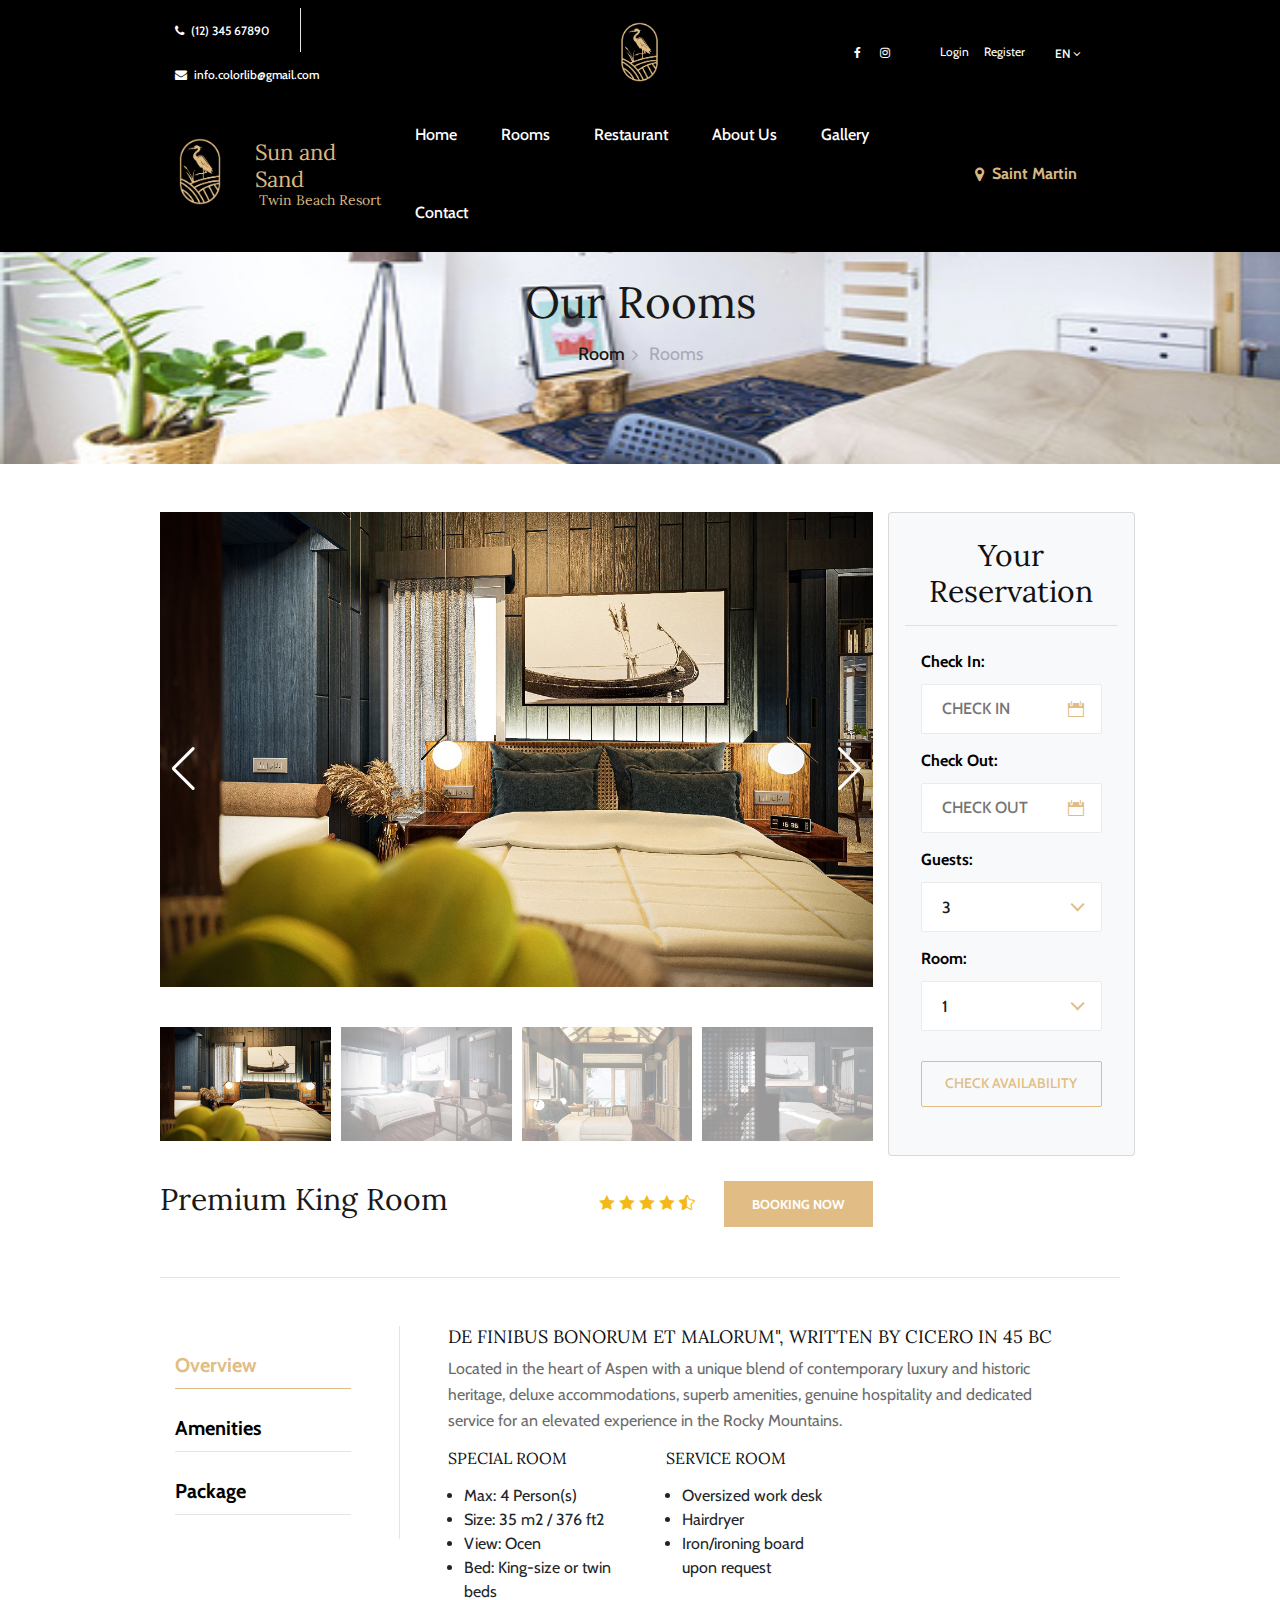
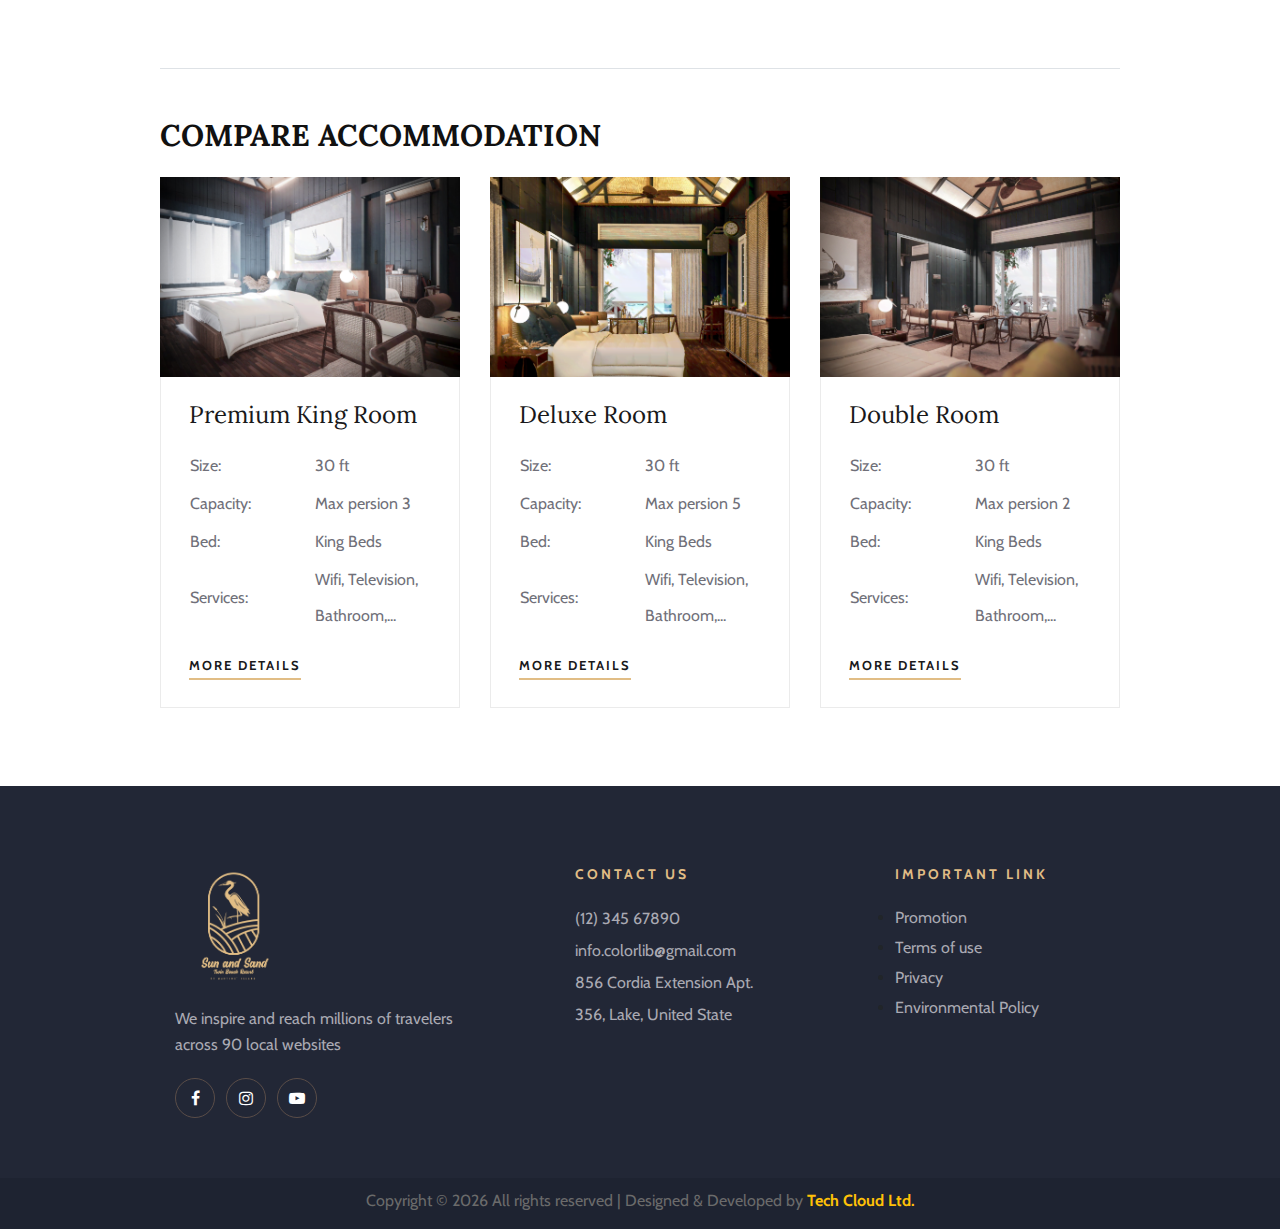
<file: room-details.html>
<!DOCTYPE html>
<html lang="zxx">
  <head>
    <meta charset="UTF-8" />
    <meta name="description" content="Sona Template" />
    <meta name="keywords" content="Sona, unica, creative, html" />
    <meta name="viewport" content="width=device-width, initial-scale=1.0" />
    <meta http-equiv="X-UA-Compatible" content="ie=edge" />
    <title>Sun & Sand</title>

    <!-- Favicon -->
    <link
      rel="icon"
      type="image/x-icon"
      href="img/LOGO-MAIN_All/LOGO-MAIN_Black2.png"
    />

    <!-- Google Font -->
    <link
      href="https://fonts.googleapis.com/css?family=Lora:400,700&display=swap"
      rel="stylesheet"
    />
    <link
      href="https://fonts.googleapis.com/css?family=Cabin:400,500,600,700&display=swap"
      rel="stylesheet"
    />

    <!-- Css Styles -->
    <link rel="stylesheet" href="css/bootstrap.min.css" type="text/css" />
    <link rel="stylesheet" href="css/font-awesome.min.css" type="text/css" />
    <link rel="stylesheet" href="css/elegant-icons.css" type="text/css" />
    <link rel="stylesheet" href="css/flaticon.css" type="text/css" />
    <link rel="stylesheet" href="css/owl.carousel.min.css" type="text/css" />
    <link rel="stylesheet" href="css/nice-select.css" type="text/css" />
    <link rel="stylesheet" href="css/jquery-ui.min.css" type="text/css" />
    <link rel="stylesheet" href="css/magnific-popup.css" type="text/css" />
    <link rel="stylesheet" href="css/slicknav.min.css" type="text/css" />
    <link rel="stylesheet" href="css/style.css" type="text/css" />

    <!-- Link Swiper's CSS -->
    <link
      rel="stylesheet"
      href="https://cdn.jsdelivr.net/npm/swiper@11/swiper-bundle.min.css"
    />
  </head>

  <body>
    <!-- Page Preloder -->
    <div id="preloder">
      <div class="loader"></div>
    </div>

    <!-- Offcanvas Menu Section Begin -->
    <div class="offcanvas-menu-overlay"></div>
    <div class="canvas-open">
      <i class="icon_menu"></i>
    </div>
    <div class="offcanvas-menu-wrapper">
      <div class="canvas-close">
        <i class="icon_close"></i>
      </div>
      <div class="search-icon search-switch">
        <i class="icon_search"></i>
      </div>
      <div class="header-configure-area">
        <div class="language-option">
          <span>EN <i class="fa fa-angle-down"></i></span>
          <div class="flag-dropdown">
            <ul>
              <li><a href="#">Zi</a></li>
              <li><a href="#">Fr</a></li>
            </ul>
          </div>
        </div>
        <a href="#" class="bk-btn">Booking Now</a>
      </div>
      <nav class="mainmenu mobile-menu">
        <ul>
          <li><a href="./index.html">Home</a></li>
          <li class="active"><a href="./rooms.html">Rooms</a></li>
          <li><a href="./restaurent.html">Restaurant</a></li>
          <li><a href="./about-us.html">About Us</a></li>
          <li><a href="./gallery.html">Gallery</a></li>
          <li><a href="./contact.html">Contact</a></li>
        </ul>
      </nav>
      <div id="mobile-menu-wrap"></div>
      <div class="top-social">
        <a href="#"><i class="fa fa-facebook"></i></a>

        <a href="#"><i class="fa fa-instagram"></i></a>
      </div>
      <ul class="top-widget">
        <li><i class="fa fa-phone"></i> (12) 345 67890</li>
        <li><i class="fa fa-envelope"></i> info.colorlib@gmail.com</li>
      </ul>
    </div>
    <!-- Offcanvas Menu Section End -->

    <!-- Header Section Begin -->
    <header id="header" class="header-section header">
      <div class="canvas-open">
        <i class="icon_menu"></i>
      </div>
      <div class="top-nav pt-2">
        <div class="container">
          <div
            class="row row-cols-1 row-cols-lg-3 justify-content-between align-items-center"
          >
            <div class="col">
              <ul class="tn-left">
                <li><i class="fa fa-phone"></i> (12) 345 67890</li>
                <li><i class="fa fa-envelope"></i> info.colorlib@gmail.com</li>
              </ul>
            </div>
            <div class="col text-center">
              <div class="logo">
                <a href="./index.html">
                  <img src="img/LOGO-MAIN_All/Icon 60x80-01.png" alt="" />
                </a>
              </div>
            </div>
            <div class="col">
              <div class="tn-right">
                <div class="top-social">
                  <a href="#"><i class="fa fa-facebook"></i></a>

                  <a href="#"><i class="fa fa-instagram"></i></a>
                </div>
                <!-- <a href="#" class="bk-btn">Booking Now</a> -->
                <div class="d-flex justify-content-between top-login">
                  <a href="#">Login</a>
                  <a href="#">Register</a>
                </div>
                <div class="language-option">
                  <span>EN <i class="fa fa-angle-down"></i></span>
                  <div class="flag-dropdown">
                    <ul>
                      <li><a href="#">Zi</a></li>
                      <li><a href="#">Fr</a></li>
                    </ul>
                  </div>
                </div>
              </div>
            </div>
          </div>
        </div>
      </div>
      <div class="menu-item">
        <div class="container">
          <div class="row align-items-center menu-container">
            <div class="col-xl-1 d-flex logo-section justify-content-center">
              <div class="logo">
                <a href="./index.html">
                  <img
                    src="img/LOGO-MAIN_All/Icon 60x80-01.png"
                    class="icon-logo"
                    alt=""
                  />
                </a>
              </div>
            </div>
            <div class="col-xl-2 text-logo">
              <a href="./index.html">
                <div
                  class="d-flex flex-column justify-content-center align-items-center"
                >
                  <h4>Sun and Sand</h4>
                  <h6>Twin Beach Resort</h6>
                </div>
              </a>
            </div>
            <div class="col-xl-7">
              <div class="nav-menu">
                <nav class="mainmenu">
                  <ul>
                    <li><a href="./index.html">Home</a></li>
                    <li><a href="./rooms.html">Rooms</a></li>
                    <li><a href="./restaurent.html">Restaurant</a></li>
                    <li><a href="./about-us.html">About Us</a></li>
                    <li><a href="./gallery.html">Gallery</a></li>
                    <li><a href="./contact.html">Contact</a></li>
                  </ul>
                </nav>
              </div>
            </div>
            <div class="col-xl-2 location">
              <div class="nav-menu location d-flex flex-column">
                <a href="#" class="d-flex flex-row align-items-center"
                  ><i class="fa fa-map-marker mr-2"></i>Saint Martin</a
                >
              </div>
            </div>
          </div>
        </div>
      </div>
    </header>
    <!-- Header End -->

    <!-- Breadcrumb Section Begin -->
    <div
      class="breadcrumb-section set-bg mb-5"
      data-setbg="img/room/room-details.jpg"
    >
      <div class="container py-3">
        <div class="row">
          <div class="col-lg-12">
            <div class="breadcrumb-text">
              <h2>Our Rooms</h2>
              <div class="bt-option">
                <a href="rooms.html">Room</a>
                <span>Rooms</span>
              </div>
            </div>
          </div>
        </div>
      </div>
    </div>
    <!-- Breadcrumb Section End -->

    <!-- Room Details Section Begin -->
    <section class="room-details-section spad pb-0">
      <div class="container p-0">
        <div class="row">
          <div class="col-lg-9">
            <div class="room-details-item">
              <!-- <img src="img/room/room-details.jpg" alt="" /> -->

              <div class="swiper-container">
                <div
                  style="
                    --swiper-navigation-color: #fff;
                    --swiper-pagination-color: #fff;
                  "
                  class="swiper mySwiper2"
                >
                  <div class="swiper-wrapper">
                    <div class="swiper-slide">
                      <img src="img/room/r6.jpeg" />
                    </div>
                    <div class="swiper-slide">
                      <img src="img/room/room1.png" />
                    </div>
                    <div class="swiper-slide">
                      <img src="img/room/room2.png" />
                    </div>
                    <div class="swiper-slide">
                      <img src="img/room/room3.png" />
                    </div>
                    <div class="swiper-slide">
                      <img src="img/room/r7.jpeg" />
                    </div>
                    <div class="swiper-slide">
                      <img src="img/room/room5.png" />
                    </div>
                  </div>
                  <div class="swiper-button-next"></div>
                  <div class="swiper-button-prev"></div>
                </div>
                <div thumbsSlider="" class="swiper mySwiper">
                  <div class="swiper-wrapper">
                    <div class="swiper-slide">
                      <img src="img/room/r6.jpeg" />
                    </div>
                    <div class="swiper-slide">
                      <img src="img/room/room1.png" />
                    </div>
                    <div class="swiper-slide">
                      <img src="img/room/room2.png" />
                    </div>
                    <div class="swiper-slide">
                      <img src="img/room/room3.png" />
                    </div>
                    <div class="swiper-slide">
                      <img src="img/room/r7.jpeg" />
                    </div>
                    <div class="swiper-slide">
                      <img src="img/room/room5.png" />
                    </div>
                  </div>
                </div>
              </div>

              <div class="rd-text">
                <div class="rd-title">
                  <h3>Premium King Room</h3>
                  <div class="rdt-right">
                    <div class="rating">
                      <i class="icon_star"></i>
                      <i class="icon_star"></i>
                      <i class="icon_star"></i>
                      <i class="icon_star"></i>
                      <i class="icon_star-half_alt"></i>
                    </div>
                    <a href="#">Booking Now</a>
                  </div>
                </div>
                <!-- <h2>159$<span>/Pernight</span></h2> -->
              </div>
            </div>
          </div>
          <div class="col-lg-3 card bg-light h-100 py-4 px-3">
            <div
              class="border border-2 border-top-0 border-left-0 border-right-0 text-center pb-3"
            >
              <h3>Your Reservation</h3>
            </div>
            <div class="room-booking py-4 rounded px-3">
              <form action="#">
                <div class="check-date">
                  <label for="date-in">Check In:</label>
                  <input
                    type="text"
                    placeholder="Check In"
                    class="date-input"
                    id="date-in"
                  />
                  <i class="icon_calendar"></i>
                </div>
                <div class="check-date">
                  <label for="date-out">Check Out:</label>
                  <input
                    type="text"
                    placeholder="Check Out"
                    class="date-input"
                    id="date-out"
                  />
                  <i class="icon_calendar"></i>
                </div>
                <div class="select-option">
                  <label for="guest">Guests:</label>
                  <select id="guest">
                    <option value="">1</option>
                    <option value="">2</option>
                    <option selected value="">3</option>
                  </select>
                </div>
                <div class="select-option">
                  <label for="room">Room:</label>
                  <select id="room">
                    <option value="">1</option>
                    <option value="">2</option>
                    <option value="">3</option>
                  </select>
                </div>
                <button type="submit">Check Availability</button>
              </form>
            </div>
          </div>
        </div>
      </div>
    </section>
    <!-- Room Details Section End -->

    <!-- Details Content Section Start -->
    <section>
      <div class="container room-details">
        <div class="row py-5">
          <!-- Sidebar/Left Menu -->
          <nav
            id="sidebar"
            class="col-md-3 col-lg-3 d-md-block sidebar pr-5 pb-4"
          >
            <div class="">
              <ul class="nav flex-column">
                <li class="nav-item">
                  <a
                    class="nav-link active pl-0 pt-4"
                    href="#"
                    data-target="menu1"
                  >
                    Overview
                  </a>
                </li>
                <li class="nav-item">
                  <a class="nav-link pl-0 pt-4" href="#" data-target="menu2">
                    Amenities
                  </a>
                </li>
                <li class="nav-item">
                  <a class="nav-link pl-0 pt-4" href="#" data-target="menu3">
                    Package
                  </a>
                </li>
                <!-- <li class="nav-item">
                  <a class="nav-link pl-0 pt-4" href="#" data-target="menu4">
                    Rates
                  </a>
                </li> -->
                <!-- Add more menu items as needed -->
              </ul>
            </div>
          </nav>

          <!-- Content/Right Menu -->
          <main role="main" class="col-md-9 col-lg-9 px-md-5" id="content">
            <div id="menu1" class="menu-content">
              <div class="room-detail_overview">
                <h5 class="text-uppercase pb-2">
                  de Finibus Bonorum et Malorum", written by Cicero in 45 BC
                </h5>
                <p>
                  Located in the heart of Aspen with a unique blend of
                  contemporary luxury and historic heritage, deluxe
                  accommodations, superb amenities, genuine hospitality and
                  dedicated service for an elevated experience in the Rocky
                  Mountains.
                </p>

                <div class="row">
                  <div class="col-xs-6 col-md-4">
                    <h6>SPECIAL ROOM</h6>
                    <ul class="p-3">
                      <li>Max: 4 Person(s)</li>
                      <li>Size: 35 m2 / 376 ft2</li>
                      <li>View: Ocen</li>
                      <li>Bed: King-size or twin beds</li>
                    </ul>
                  </div>
                  <div class="col-xs-6 col-md-4">
                    <h6>SERVICE ROOM</h6>
                    <ul class="p-3">
                      <li>Oversized work desk</li>
                      <li>Hairdryer</li>
                      <li>Iron/ironing board upon request</li>
                    </ul>
                  </div>
                </div>
              </div>
            </div>

            <div id="menu2" class="menu-content" style="display: none">
              <p>
                Located in the heart of Aspen with a unique blend of
                contemporary luxury and historic heritage, deluxe
                accommodations, superb amenities, genuine hospitality and
                dedicated service for an elevated experience in the Rocky
                Mountains.
              </p>

              <div>
                <div class="row row-cols-1 row-cols-md-2 row-cols-xl-3">
                  <div class="col pt-4">
                    <h5 class="pb-3">LIVING ROOM</h5>
                    <ul class="p-3">
                      <li>Oversized work desk</li>
                      <li>Hairdryer</li>
                      <li>Iron/ironing board upon request</li>
                    </ul>
                  </div>
                  <div class="col pt-4">
                    <h5 class="pb-2">KITCHEN ROOM</h5>
                    <ul class="p-3">
                      <li>AM/FM clock radio</li>
                      <li>Voicemail</li>
                      <li>High-speed Internet access</li>
                    </ul>
                  </div>
                  <div class="col pt-4">
                    <h5 class="pb-2">BALCONY</h5>
                    <ul class="p-3">
                      <li>AM/FM clock radio</li>
                      <li>Voicemail</li>
                      <li>High-speed Internet access</li>
                    </ul>
                  </div>
                  <div class="col pt-4">
                    <h5 class="pb-2">BEDROOM</h5>
                    <ul class="p-3">
                      <li>Coffee maker</li>
                      <li>25 inch or larger TV</li>
                      <li>Cable/satellite TV channels</li>
                      <li>AM/FM clock radio</li>
                      <li>Voicemail</li>
                    </ul>
                  </div>
                  <div class="col pt-4">
                    <h5 class="pb-2">BATHROOM</h5>
                    <ul class="p-3">
                      <li>Dataport</li>
                      <li>Phone access fees waived</li>
                      <li>24-hour Concierge service</li>
                      <li>Private concierge</li>
                    </ul>
                  </div>
                  <div class="col pt-4">
                    <h5 class="pb-2">OVERSIZED WORK DESK</h5>
                    <ul class="p-3">
                      <li>Dataport</li>
                      <li>Phone access fees waived</li>
                      <li>24-hour Concierge service</li>
                      <li>Private concierge</li>
                    </ul>
                  </div>
                </div>
              </div>
            </div>
            <div id="menu3" class="menu-content" style="display: none">
              <div class="">
                <!-- ITEM package -->
                <div class="pt-3 px-0 package-container">
                  <div class="row justify-content-between">
                    <div class="col-lg-8">
                      <h4>
                        <a href="#" class="text-dark text-capitalize"
                          >package standar</a
                        >
                      </h4>
                      <p>
                        Lorem Ipsum is simply dummy text of the printing and
                        typesetting industry. Lorem Ipsum has been the
                        industry's standard dummy text ever since the 1500s,
                        when an unknown printer took a galley of type and
                        scrambled
                      </p>
                    </div>

                    <div class="room-package_price col-lg-4 align-content-end">
                      <p class="price ri-text">
                        <span class="amout">$260</span> / Package
                      </p>
                      <button
                        type="submit"
                        class="btn check-btn text-center text-white"
                      >
                        <a href="#">Book package</a>
                      </button>
                    </div>
                  </div>
                </div>
                <!-- END / ITEM package -->

                <!-- ITEM package -->
                <div class="pt-3 px-0 package-container">
                  <div class="row justify-content-between">
                    <div class="col-lg-8">
                      <h4>
                        <a href="#" class="text-dark text-capitalize"
                          >package standar</a
                        >
                      </h4>
                      <p>
                        Lorem Ipsum is simply dummy text of the printing and
                        typesetting industry. Lorem Ipsum has been the
                        industry's standard dummy text ever since the 1500s,
                        when an unknown printer took a galley of type and
                        scrambled
                      </p>
                    </div>

                    <div class="room-package_price col-lg-4 align-content-end">
                      <p class="price ri-text">
                        <span class="amout">$260</span> / Package
                      </p>
                      <button
                        type="submit"
                        class="btn check-btn text-center text-white"
                      >
                        <a href="#">Book package</a>
                      </button>
                    </div>
                  </div>
                </div>
                <!-- END / ITEM package -->

                <!-- ITEM package -->
                <div class="pt-3 px-0 package-container border-0">
                  <div class="row justify-content-between">
                    <div class="col-lg-8">
                      <h4>
                        <a href="#" class="text-dark text-capitalize"
                          >package standar</a
                        >
                      </h4>
                      <p>
                        Lorem Ipsum is simply dummy text of the printing and
                        typesetting industry. Lorem Ipsum has been the
                        industry's standard dummy text ever since the 1500s,
                        when an unknown printer took a galley of type and
                        scrambled
                      </p>
                    </div>

                    <div class="room-package_price col-lg-4 align-content-end">
                      <p class="price ri-text">
                        <span class="amout">$260</span> / Package
                      </p>
                      <button
                        type="submit"
                        class="btn check-btn text-center text-white"
                      >
                        <a href="#">Book package</a>
                      </button>
                    </div>
                  </div>
                </div>
                <!-- END / ITEM package -->
              </div>
            </div>
            <!-- <div id="menu4" class="menu-content" style="display: none">
              <div>
                <table class="table">
                  <thead class="table-head rounded">
                    <tr>
                      <th scope="col">RATE PERIOD</th>
                      <th scope="col">NIGHTLY</th>
                      <th scope="col">WEEKEND NIGHT</th>
                      <th scope="col">WEEKLY</th>
                      <th scope="col">MONTHLY</th>
                      <th scope="col">EVENT</th>
                    </tr>
                  </thead>
                  <tbody>
                    <tr class="pt-2">
                      <th scope="row">
                        <h5 class="pb-2">SPRING/SUMMER SEASON</h5>
                        <p>
                          Jun 1 - Aug 31 <br />
                          3 night minimum stay
                        </p>
                      </th>
                      <td>$320</td>
                      <td>$23</td>
                      <td>$120</td>
                      <td>$100</td>
                      <td>$89</td>
                    </tr>
                    <tr class="pt-2">
                      <th scope="row">
                        <h5 class="pb-2">SPRING/SUMMER SEASON</h5>
                        <p>
                          Jun 1 - Aug 31 <br />
                          3 night minimum stay
                        </p>
                      </th>
                      <td>$320</td>
                      <td>$23</td>
                      <td>$120</td>
                      <td>$100</td>
                      <td>$89</td>
                    </tr>
                    <tr class="pt-2">
                      <th scope="row">
                        <h5 class="pb-2">SPRING/SUMMER SEASON</h5>
                        <p>
                          Jun 1 - Aug 31 <br />
                          3 night minimum stay
                        </p>
                      </th>
                      <td>$320</td>
                      <td>$23</td>
                      <td>$120</td>
                      <td>$100</td>
                      <td>$89</td>
                    </tr>
                  </tbody>
                </table>
              </div>
            </div> -->
          </main>
        </div>
      </div>
    </section>

    <!-- Details Content Section End -->

    <!-- Rooms Section Begin -->
    <section
      class="rooms-section container room-details-section-container spad border border-2 border-left-0 border-right-0 border-bottom-0 p-0 mx-auto mb-5"
    >
      <div>
        <h3 class="font-weight-bold pt-5 pb-4">COMPARE ACCOMMODATION</h3>
      </div>
      <div class="">
        <div class="row row-cols-1 row-cols-sm-1 row-cols-lg-2 row-cols-xl-3">
          <div class="col">
            <div class="room-item">
              <img src="img/room/room1.png" alt="" />
              <div class="ri-text">
                <h4>Premium King Room</h4>
                <!-- <h3>159$<span>/Pernight</span></h3> -->
                <table>
                  <tbody>
                    <tr>
                      <td class="r-o">Size:</td>
                      <td>30 ft</td>
                    </tr>
                    <tr>
                      <td class="r-o">Capacity:</td>
                      <td>Max persion 3</td>
                    </tr>
                    <tr>
                      <td class="r-o">Bed:</td>
                      <td>King Beds</td>
                    </tr>
                    <tr>
                      <td class="r-o">Services:</td>
                      <td>Wifi, Television, Bathroom,...</td>
                    </tr>
                  </tbody>
                </table>
                <a href="room-details.html" class="primary-btn">More Details</a>
              </div>
            </div>
          </div>
          <div class="col">
            <div class="room-item">
              <img src="img/room/room2.png" alt="" />
              <div class="ri-text">
                <h4>Deluxe Room</h4>
                <!-- <h3>159$<span>/Pernight</span></h3> -->
                <table>
                  <tbody>
                    <tr>
                      <td class="r-o">Size:</td>
                      <td>30 ft</td>
                    </tr>
                    <tr>
                      <td class="r-o">Capacity:</td>
                      <td>Max persion 5</td>
                    </tr>
                    <tr>
                      <td class="r-o">Bed:</td>
                      <td>King Beds</td>
                    </tr>
                    <tr>
                      <td class="r-o">Services:</td>
                      <td>Wifi, Television, Bathroom,...</td>
                    </tr>
                  </tbody>
                </table>
                <a href="room-details.html" class="primary-btn">More Details</a>
              </div>
            </div>
          </div>
          <div class="col">
            <div class="room-item">
              <img src="img/room/room5.png" alt="" />
              <div class="ri-text">
                <h4>Double Room</h4>
                <!-- <h3>159$<span>/Pernight</span></h3> -->
                <table>
                  <tbody>
                    <tr>
                      <td class="r-o">Size:</td>
                      <td>30 ft</td>
                    </tr>
                    <tr>
                      <td class="r-o">Capacity:</td>
                      <td>Max persion 2</td>
                    </tr>
                    <tr>
                      <td class="r-o">Bed:</td>
                      <td>King Beds</td>
                    </tr>
                    <tr>
                      <td class="r-o">Services:</td>
                      <td>Wifi, Television, Bathroom,...</td>
                    </tr>
                  </tbody>
                </table>
                <a href="room-details.html" class="primary-btn">More Details</a>
              </div>
            </div>
          </div>
        </div>
      </div>
    </section>
    <!-- Rooms Section End -->

    <!-- Footer Section Begin -->
    <footer class="footer-section">
      <div class="container">
        <div class="footer-text">
          <div class="row">
            <div class="col-lg-4">
              <div class="ft-about">
                <div class="logo">
                  <a href="./index.html">
                    <img
                      src="img/LOGO-MAIN_All/Branding Study_Sun and Sand-02.png"
                      alt=""
                    />
                  </a>
                </div>
                <p>
                  We inspire and reach millions of travelers<br />
                  across 90 local websites
                </p>
                <div class="fa-social">
                  <a href="#"><i class="fa fa-facebook"></i></a>

                  <a href="#"><i class="fa fa-instagram"></i></a>
                  <a href="#"><i class="fa fa-youtube-play"></i></a>
                </div>
              </div>
            </div>
            <div class="col-lg-3 offset-lg-1">
              <div class="ft-contact">
                <h6>Contact Us</h6>
                <ul>
                  <li>(12) 345 67890</li>
                  <li>info.colorlib@gmail.com</li>
                  <li>856 Cordia Extension Apt. 356, Lake, United State</li>
                </ul>
              </div>
            </div>
            <div class="col-lg-3 offset-lg-1">
              <div class="ft-newslatter">
                <h6>Important Link</h6>
                <ul>
                  <li><a href="promotion.html">Promotion</a></li>
                  <li><a href="#">Terms of use</a></li>
                  <li><a href="#">Privacy</a></li>
                  <li><a href="#">Environmental Policy</a></li>
                </ul>
              </div>
            </div>
          </div>
        </div>
      </div>
      <div class="copyright-option">
        <div class="container">
          <div class="row justify-content-center">
            <div class="col">
              <div class="copyright-text text-center">
                <p>
                  Copyright &copy;
                  <script>
                    document.write(new Date().getFullYear());
                  </script>
                  All rights reserved | Designed & Developed by
                  <strong
                    ><a
                      href="https://techcloudltd.com/"
                      class="text-warning"
                      target="_blank"
                      >Tech Cloud Ltd.</a
                    ></strong
                  >
                </p>
              </div>
            </div>
          </div>
        </div>
      </div>
    </footer>
    <!-- Footer Section End -->

    <!-- Search model Begin -->
    <div class="search-model">
      <div class="h-100 d-flex align-items-center justify-content-center">
        <div class="search-close-switch"><i class="icon_close"></i></div>
        <form class="search-model-form">
          <input type="text" id="search-input" placeholder="Search here....." />
        </form>
      </div>
    </div>
    <!-- Search model end -->

    <!-- Js Plugins -->
    <script src="js/jquery-3.3.1.min.js"></script>
    <script src="js/bootstrap.min.js"></script>
    <script src="js/jquery.magnific-popup.min.js"></script>
    <script src="js/jquery.nice-select.min.js"></script>
    <script src="js/jquery-ui.min.js"></script>
    <script src="js/jquery.slicknav.js"></script>
    <script src="js/owl.carousel.min.js"></script>
    <script src="js/main.js"></script>

    <!-- Swiper JS -->
    <script src="https://cdn.jsdelivr.net/npm/swiper@11/swiper-bundle.min.js"></script>

    <!-- Initialize Swiper -->
    <script>
      var swiper = new Swiper(".mySwiper", {
        loop: true,
        spaceBetween: 10,
        slidesPerView: 4,
        freeMode: true,
        watchSlidesProgress: true,
        autoplay: {
          delay: 5000,
          disableOnInteraction: false,
        },
      });
      var swiper2 = new Swiper(".mySwiper2", {
        loop: true,
        spaceBetween: 10,
        navigation: {
          nextEl: ".swiper-button-next",
          prevEl: ".swiper-button-prev",
        },
        thumbs: {
          swiper: swiper,
        },
        autoplay: {
          delay: 5000,
          disableOnInteraction: false,
        },
      });
    </script>

    <script>
      // Add event listeners to the menu items
      $(document).ready(function () {
        $(".nav-link").click(function (e) {
          e.preventDefault();

          // Remove active class from all menu items
          $(".nav-link").removeClass("active");

          // Add active class to the clicked menu item
          $(this).addClass("active");

          // Hide all content sections
          $(".menu-content").hide();

          // Show the content section corresponding to the clicked menu item
          var target = $(this).data("target");
          $("#" + target).show();
        });
      });
    </script>
  </body>
</html>
</file>
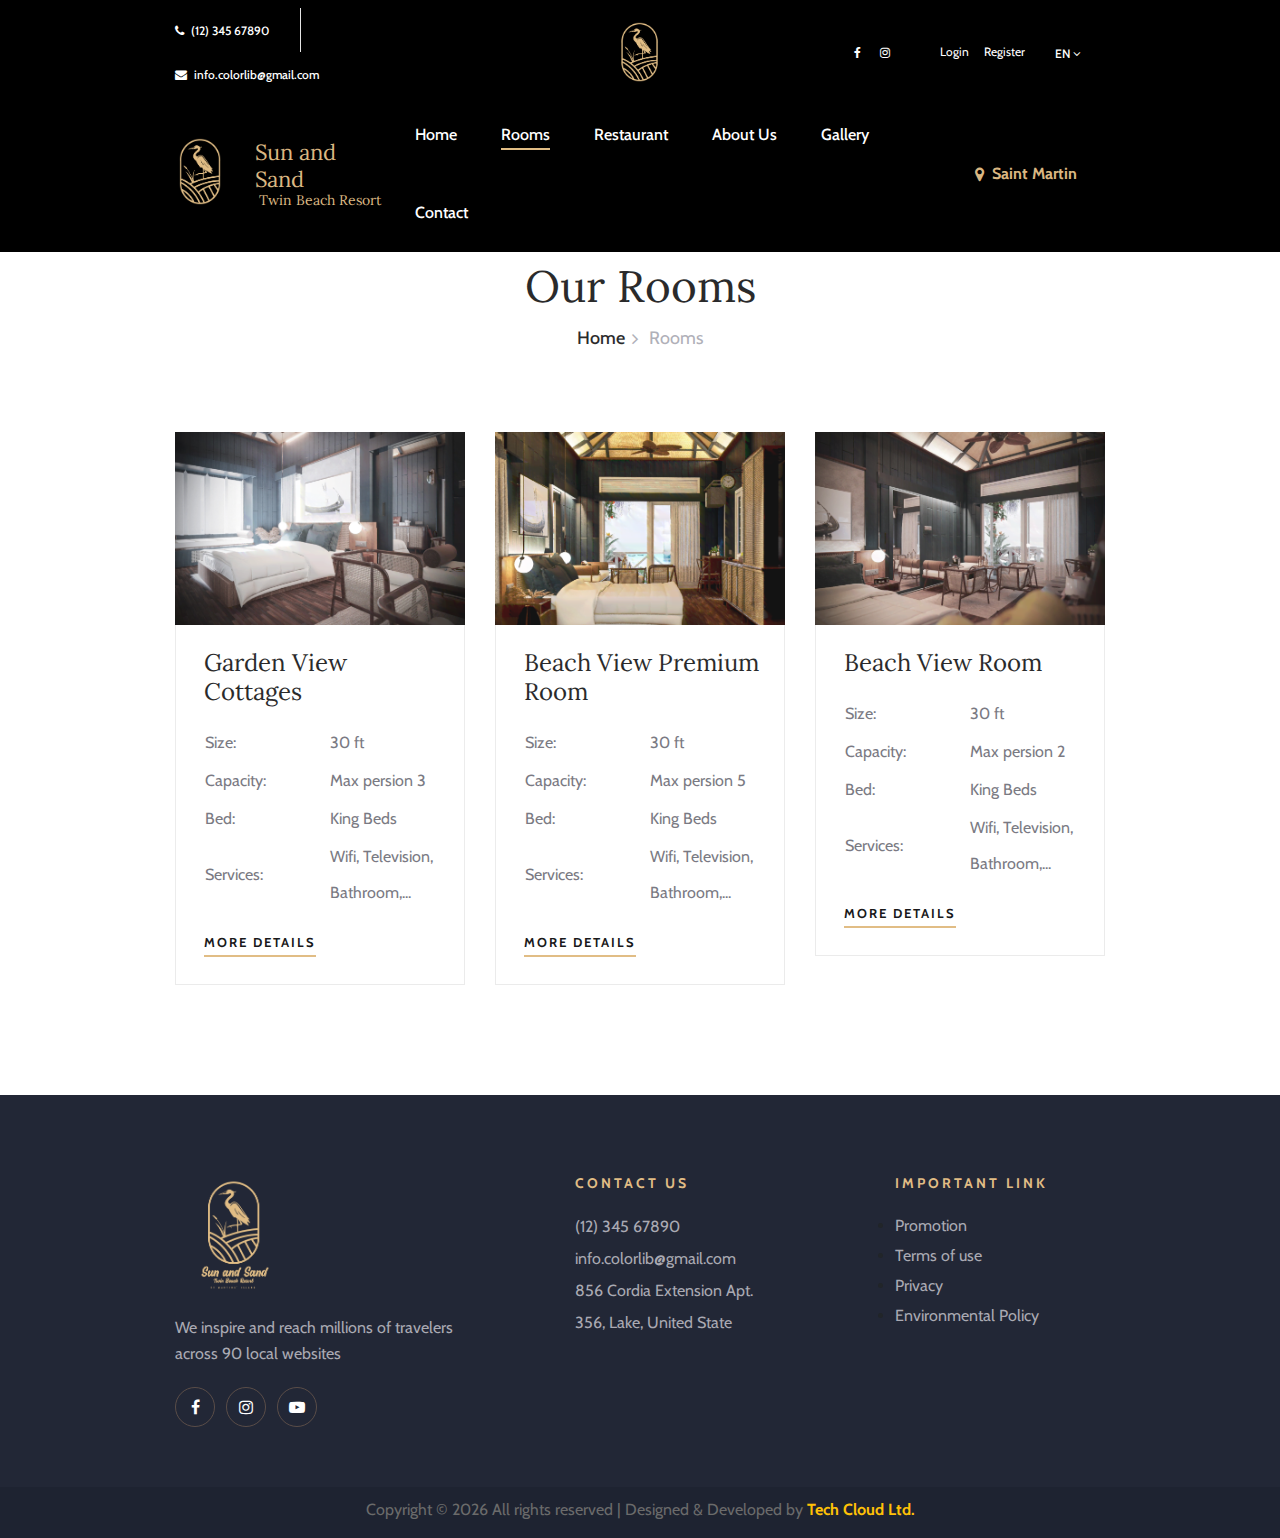
<file: rooms.html>
<!DOCTYPE html>
<html lang="zxx">
  <head>
    <meta charset="UTF-8" />
    <meta name="description" content="Sona Template" />
    <meta name="keywords" content="Sona, unica, creative, html" />
    <meta name="viewport" content="width=device-width, initial-scale=1.0" />
    <meta http-equiv="X-UA-Compatible" content="ie=edge" />
    <title>Sun & Sand</title>

    <!-- Favicon -->
    <link
      rel="icon"
      type="image/x-icon"
      href="img/LOGO-MAIN_All/LOGO-MAIN_Black2.png"
    />

    <!-- Google Font -->
    <link
      href="https://fonts.googleapis.com/css?family=Lora:400,700&display=swap"
      rel="stylesheet"
    />
    <link
      href="https://fonts.googleapis.com/css?family=Cabin:400,500,600,700&display=swap"
      rel="stylesheet"
    />

    <!-- Css Styles -->
    <link rel="stylesheet" href="css/bootstrap.min.css" type="text/css" />
    <link rel="stylesheet" href="css/font-awesome.min.css" type="text/css" />
    <link rel="stylesheet" href="css/elegant-icons.css" type="text/css" />
    <link rel="stylesheet" href="css/flaticon.css" type="text/css" />
    <link rel="stylesheet" href="css/owl.carousel.min.css" type="text/css" />
    <link rel="stylesheet" href="css/nice-select.css" type="text/css" />
    <link rel="stylesheet" href="css/jquery-ui.min.css" type="text/css" />
    <link rel="stylesheet" href="css/magnific-popup.css" type="text/css" />
    <link rel="stylesheet" href="css/slicknav.min.css" type="text/css" />
    <link rel="stylesheet" href="css/style.css" type="text/css" />
  </head>

  <body>
    <!-- Page Preloder -->
    <div id="preloder">
      <div class="loader"></div>
    </div>

    <!-- Offcanvas Menu Section Begin -->
    <div class="offcanvas-menu-overlay"></div>
    <div class="canvas-open">
      <i class="icon_menu"></i>
    </div>
    <div class="offcanvas-menu-wrapper">
      <div class="canvas-close">
        <i class="icon_close"></i>
      </div>
      <div class="search-icon search-switch">
        <i class="icon_search"></i>
      </div>
      <div class="header-configure-area">
        <div class="language-option">
          <span>EN <i class="fa fa-angle-down"></i></span>
          <div class="flag-dropdown">
            <ul>
              <li><a href="#">Zi</a></li>
              <li><a href="#">Fr</a></li>
            </ul>
          </div>
        </div>
        <a href="#" class="bk-btn">Booking Now</a>
      </div>
      <nav class="mainmenu mobile-menu">
        <ul>
          <li><a href="./index.html">Home</a></li>
          <li class="active"><a href="./rooms.html">Rooms</a></li>
          <li><a href="./restaurent.html">Restaurant</a></li>
          <li><a href="./about-us.html">About Us</a></li>
          <li><a href="./gallery.html">Gallery</a></li>
          <li><a href="./contact.html">Contact</a></li>
        </ul>
      </nav>
      <div id="mobile-menu-wrap"></div>
      <div class="top-social">
        <a href="#"><i class="fa fa-facebook"></i></a>

        <a href="#"><i class="fa fa-instagram"></i></a>
      </div>
      <ul class="top-widget">
        <li><i class="fa fa-phone"></i> (12) 345 67890</li>
        <li><i class="fa fa-envelope"></i> info.colorlib@gmail.com</li>
      </ul>
    </div>
    <!-- Offcanvas Menu Section End -->

    <!-- Header Section Begin -->
    <header id="header" class="header-section header">
      <div class="canvas-open">
        <i class="icon_menu"></i>
      </div>
      <div class="top-nav pt-2">
        <div class="container">
          <div
            class="row row-cols-1 row-cols-lg-3 justify-content-between align-items-center"
          >
            <div class="col">
              <ul class="tn-left">
                <li><i class="fa fa-phone"></i> (12) 345 67890</li>
                <li><i class="fa fa-envelope"></i> info.colorlib@gmail.com</li>
              </ul>
            </div>
            <div class="col text-center">
              <div class="logo">
                <a href="./index.html">
                  <img src="img/LOGO-MAIN_All/Icon 60x80-01.png" alt="" />
                </a>
              </div>
            </div>
            <div class="col">
              <div class="tn-right">
                <div class="top-social">
                  <a href="#"><i class="fa fa-facebook"></i></a>

                  <a href="#"><i class="fa fa-instagram"></i></a>
                </div>
                <!-- <a href="#" class="bk-btn">Booking Now</a> -->
                <div class="d-flex justify-content-between top-login">
                  <a href="#">Login</a>
                  <a href="#">Register</a>
                </div>
                <div class="language-option">
                  <span>EN <i class="fa fa-angle-down"></i></span>
                  <div class="flag-dropdown">
                    <ul>
                      <li><a href="#">Zi</a></li>
                      <li><a href="#">Fr</a></li>
                    </ul>
                  </div>
                </div>
              </div>
            </div>
          </div>
        </div>
      </div>
      <div class="menu-item">
        <div class="container">
          <div class="row align-items-center menu-container">
            <div class="col-xl-1 d-flex logo-section justify-content-center">
              <div class="logo">
                <a href="./index.html">
                  <img
                    src="img/LOGO-MAIN_All/Icon 60x80-01.png"
                    class="icon-logo"
                    alt=""
                  />
                </a>
              </div>
            </div>
            <div class="col-xl-2 text-logo">
              <a href="./index.html">
                <div
                  class="d-flex flex-column justify-content-center align-items-center"
                >
                  <h4>Sun and Sand</h4>
                  <h6>Twin Beach Resort</h6>
                </div>
              </a>
            </div>
            <div class="col-xl-7">
              <div class="nav-menu">
                <nav class="mainmenu">
                  <ul>
                    <li><a href="./index.html">Home</a></li>
                    <li class="active"><a href="./rooms.html">Rooms</a></li>
                    <li><a href="./restaurent.html">Restaurant</a></li>
                    <li><a href="./about-us.html">About Us</a></li>
                    <li><a href="./gallery.html">Gallery</a></li>
                    <li><a href="./contact.html">Contact</a></li>
                  </ul>
                </nav>
              </div>
            </div>
            <div class="col-xl-2 location">
              <div class="nav-menu location d-flex flex-column">
                <a href="#" class="d-flex flex-row align-items-center"
                  ><i class="fa fa-map-marker mr-2"></i>Saint Martin</a
                >
              </div>
            </div>
          </div>
        </div>
      </div>
    </header>
    <!-- Header End -->

    <!-- Breadcrumb Section Begin -->
    <div class="breadcrumb-section">
      <div class="container">
        <div class="row">
          <div class="col-lg-12">
            <div class="breadcrumb-text">
              <h2>Our Rooms</h2>
              <div class="bt-option">
                <a href="./home.html">Home</a>
                <span>Rooms</span>
              </div>
            </div>
          </div>
        </div>
      </div>
    </div>
    <!-- Breadcrumb Section End -->

    <!-- Rooms Section Begin -->
    <section class="rooms-section spad">
      <div class="container">
        <div class="row">
          <div class="col-lg-6 col-md-12 col-xl-4">
            <div class="room-item">
              <img src="img/room/room1.png" alt="" />
              <div class="ri-text">
                <h4>Garden View Cottages</h4>
                <!-- <h3>159$<span>/Pernight</span></h3> -->
                <table>
                  <tbody>
                    <tr>
                      <td class="r-o">Size:</td>
                      <td>30 ft</td>
                    </tr>
                    <tr>
                      <td class="r-o">Capacity:</td>
                      <td>Max persion 3</td>
                    </tr>
                    <tr>
                      <td class="r-o">Bed:</td>
                      <td>King Beds</td>
                    </tr>
                    <tr>
                      <td class="r-o">Services:</td>
                      <td>Wifi, Television, Bathroom,...</td>
                    </tr>
                  </tbody>
                </table>
                <a href="room-details.html" class="primary-btn">More Details</a>
              </div>
            </div>
          </div>
          <div class="col-lg-6 col-md-12 col-xl-4">
            <div class="room-item">
              <img src="img/room/room2.png" alt="" />
              <div class="ri-text">
                <h4>Beach View Premium Room</h4>
                <!-- <h3>159$<span>/Pernight</span></h3> -->
                <table>
                  <tbody>
                    <tr>
                      <td class="r-o">Size:</td>
                      <td>30 ft</td>
                    </tr>
                    <tr>
                      <td class="r-o">Capacity:</td>
                      <td>Max persion 5</td>
                    </tr>
                    <tr>
                      <td class="r-o">Bed:</td>
                      <td>King Beds</td>
                    </tr>
                    <tr>
                      <td class="r-o">Services:</td>
                      <td>Wifi, Television, Bathroom,...</td>
                    </tr>
                  </tbody>
                </table>
                <a href="room-details.html" class="primary-btn">More Details</a>
              </div>
            </div>
          </div>
          <div class="col-lg-6 col-md-12 col-xl-4">
            <div class="room-item">
              <img src="img/room/room5.png" alt="" />
              <div class="ri-text">
                <h4>Beach View Room</h4>
                <!-- <h3>159$<span>/Pernight</span></h3> -->
                <table>
                  <tbody>
                    <tr>
                      <td class="r-o">Size:</td>
                      <td>30 ft</td>
                    </tr>
                    <tr>
                      <td class="r-o">Capacity:</td>
                      <td>Max persion 2</td>
                    </tr>
                    <tr>
                      <td class="r-o">Bed:</td>
                      <td>King Beds</td>
                    </tr>
                    <tr>
                      <td class="r-o">Services:</td>
                      <td>Wifi, Television, Bathroom,...</td>
                    </tr>
                  </tbody>
                </table>
                <a href="room-details.html" class="primary-btn">More Details</a>
              </div>
            </div>
          </div>
          <!-- <div class="col-lg-4 col-md-6">
            <div class="room-item">
              <img src="img/room/room-4.jpg" alt="" />
              <div class="ri-text">
                <h4>Luxury Room</h4>
                <h3>159$<span>/Pernight</span></h3>
                <table>
                  <tbody>
                    <tr>
                      <td class="r-o">Size:</td>
                      <td>30 ft</td>
                    </tr>
                    <tr>
                      <td class="r-o">Capacity:</td>
                      <td>Max persion 1</td>
                    </tr>
                    <tr>
                      <td class="r-o">Bed:</td>
                      <td>King Beds</td>
                    </tr>
                    <tr>
                      <td class="r-o">Services:</td>
                      <td>Wifi, Television, Bathroom,...</td>
                    </tr>
                  </tbody>
                </table>
                <a href="room-details.html" class="primary-btn">More Details</a>
              </div>
            </div>
          </div>
          <div class="col-lg-4 col-md-6">
            <div class="room-item">
              <img src="img/room/room-5.jpg" alt="" />
              <div class="ri-text">
                <h4>Room With View</h4>
                <h3>159$<span>/Pernight</span></h3>
                <table>
                  <tbody>
                    <tr>
                      <td class="r-o">Size:</td>
                      <td>30 ft</td>
                    </tr>
                    <tr>
                      <td class="r-o">Capacity:</td>
                      <td>Max persion 1</td>
                    </tr>
                    <tr>
                      <td class="r-o">Bed:</td>
                      <td>King Beds</td>
                    </tr>
                    <tr>
                      <td class="r-o">Services:</td>
                      <td>Wifi, Television, Bathroom,...</td>
                    </tr>
                  </tbody>
                </table>
                <a href="room-details.html" class="primary-btn">More Details</a>
              </div>
            </div>
          </div>
          <div class="col-lg-4 col-md-6">
            <div class="room-item">
              <img src="img/room/room-6.jpg" alt="" />
              <div class="ri-text">
                <h4>Small View</h4>
                <h3>159$<span>/Pernight</span></h3>
                <table>
                  <tbody>
                    <tr>
                      <td class="r-o">Size:</td>
                      <td>30 ft</td>
                    </tr>
                    <tr>
                      <td class="r-o">Capacity:</td>
                      <td>Max persion 2</td>
                    </tr>
                    <tr>
                      <td class="r-o">Bed:</td>
                      <td>King Beds</td>
                    </tr>
                    <tr>
                      <td class="r-o">Services:</td>
                      <td>Wifi, Television, Bathroom,...</td>
                    </tr>
                  </tbody>
                </table>
                <a href="room-details.html" class="primary-btn">More Details</a>
              </div>
            </div>
          </div> -->
          <!-- <div class="col-lg-12">
            <div class="room-pagination">
              <a href="#">1</a>
              <a href="#">2</a>
              <a href="#">Next <i class="fa fa-long-arrow-right"></i></a>
            </div>
          </div> -->
        </div>
      </div>
    </section>
    <!-- Rooms Section End -->

    <!-- Footer Section Begin -->
    <footer class="footer-section">
      <div class="container">
        <div class="footer-text">
          <div class="row">
            <div class="col-lg-4">
              <div class="ft-about">
                <div class="logo">
                  <a href="./index.html">
                    <img
                      src="img/LOGO-MAIN_All/Branding Study_Sun and Sand-02.png"
                      alt=""
                    />
                  </a>
                </div>
                <p>
                  We inspire and reach millions of travelers<br />
                  across 90 local websites
                </p>
                <div class="fa-social">
                  <a href="#"><i class="fa fa-facebook"></i></a>

                  <a href="#"><i class="fa fa-instagram"></i></a>
                  <a href="#"><i class="fa fa-youtube-play"></i></a>
                </div>
              </div>
            </div>
            <div class="col-lg-3 offset-lg-1">
              <div class="ft-contact">
                <h6>Contact Us</h6>
                <ul>
                  <li>(12) 345 67890</li>
                  <li>info.colorlib@gmail.com</li>
                  <li>856 Cordia Extension Apt. 356, Lake, United State</li>
                </ul>
              </div>
            </div>
            <div class="col-lg-3 offset-lg-1">
              <div class="ft-newslatter">
                <h6>Important Link</h6>
                <ul>
                  <li><a href="promotion.html">Promotion</a></li>
                  <li><a href="#">Terms of use</a></li>
                  <li><a href="#">Privacy</a></li>
                  <li><a href="#">Environmental Policy</a></li>
                </ul>
              </div>
            </div>
          </div>
        </div>
      </div>
      <div class="copyright-option">
        <div class="container">
          <div class="row justify-content-center">
            <div class="col">
              <div class="copyright-text text-center">
                <p>
                  Copyright &copy;
                  <script>
                    document.write(new Date().getFullYear());
                  </script>
                  All rights reserved | Designed & Developed by
                  <strong
                    ><a
                      href="https://techcloudltd.com/"
                      class="text-warning"
                      target="_blank"
                      >Tech Cloud Ltd.</a
                    ></strong
                  >
                </p>
              </div>
            </div>
          </div>
        </div>
      </div>
    </footer>
    <!-- Footer Section End -->

    <!-- Search model Begin -->
    <div class="search-model">
      <div class="h-100 d-flex align-items-center justify-content-center">
        <div class="search-close-switch"><i class="icon_close"></i></div>
        <form class="search-model-form">
          <input type="text" id="search-input" placeholder="Search here....." />
        </form>
      </div>
    </div>
    <!-- Search model end -->

    <!-- Js Plugins -->
    <script src="js/jquery-3.3.1.min.js"></script>
    <script src="js/bootstrap.min.js"></script>
    <script src="js/jquery.magnific-popup.min.js"></script>
    <script src="js/jquery.nice-select.min.js"></script>
    <script src="js/jquery-ui.min.js"></script>
    <script src="js/jquery.slicknav.js"></script>
    <script src="js/owl.carousel.min.js"></script>
    <script src="js/main.js"></script>
  </body>
</html>
</file>
<file: css/elegant-icons.css>
@font-face {
	font-family: 'ElegantIcons';
	src:url('../fonts/ElegantIcons.eot');
	src:url('../fonts/ElegantIcons.eot?#iefix') format('embedded-opentype'),
		url('../fonts/ElegantIcons.woff') format('woff'),
		url('../fonts/ElegantIcons.ttf') format('truetype'),
		url('../fonts/ElegantIcons.svg#ElegantIcons') format('svg');
	font-weight: normal;
	font-style: normal;
}

/* Use the following CSS code if you want to use data attributes for inserting your icons */
[data-icon]:before {
	font-family: 'ElegantIcons';
	content: attr(data-icon);
	speak: none;
	font-weight: normal;
	font-variant: normal;
	text-transform: none;
	line-height: 1;
	-webkit-font-smoothing: antialiased;
	-moz-osx-font-smoothing: grayscale;
}

/* Use the following CSS code if you want to have a class per icon */
/*
Instead of a list of all class selectors,
you can use the generic selector below, but it's slower:
[class*="your-class-prefix"] {
*/
.arrow_up, .arrow_down, .arrow_left, .arrow_right, .arrow_left-up, .arrow_right-up, .arrow_right-down, .arrow_left-down, .arrow-up-down, .arrow_up-down_alt, .arrow_left-right_alt, .arrow_left-right, .arrow_expand_alt2, .arrow_expand_alt, .arrow_condense, .arrow_expand, .arrow_move, .arrow_carrot-up, .arrow_carrot-down, .arrow_carrot-left, .arrow_carrot-right, .arrow_carrot-2up, .arrow_carrot-2down, .arrow_carrot-2left, .arrow_carrot-2right, .arrow_carrot-up_alt2, .arrow_carrot-down_alt2, .arrow_carrot-left_alt2, .arrow_carrot-right_alt2, .arrow_carrot-2up_alt2, .arrow_carrot-2down_alt2, .arrow_carrot-2left_alt2, .arrow_carrot-2right_alt2, .arrow_triangle-up, .arrow_triangle-down, .arrow_triangle-left, .arrow_triangle-right, .arrow_triangle-up_alt2, .arrow_triangle-down_alt2, .arrow_triangle-left_alt2, .arrow_triangle-right_alt2, .arrow_back, .icon_minus-06, .icon_plus, .icon_close, .icon_check, .icon_minus_alt2, .icon_plus_alt2, .icon_close_alt2, .icon_check_alt2, .icon_zoom-out_alt, .icon_zoom-in_alt, .icon_search, .icon_box-empty, .icon_box-selected, .icon_minus-box, .icon_plus-box, .icon_box-checked, .icon_circle-empty, .icon_circle-slelected, .icon_stop_alt2, .icon_stop, .icon_pause_alt2, .icon_pause, .icon_menu, .icon_menu-square_alt2, .icon_menu-circle_alt2, .icon_ul, .icon_ol, .icon_adjust-horiz, .icon_adjust-vert, .icon_document_alt, .icon_documents_alt, .icon_pencil, .icon_pencil-edit_alt, .icon_pencil-edit, .icon_folder-alt, .icon_folder-open_alt, .icon_folder-add_alt, .icon_info_alt, .icon_error-oct_alt, .icon_error-circle_alt, .icon_error-triangle_alt, .icon_question_alt2, .icon_question, .icon_comment_alt, .icon_chat_alt, .icon_vol-mute_alt, .icon_volume-low_alt, .icon_volume-high_alt, .icon_quotations, .icon_quotations_alt2, .icon_clock_alt, .icon_lock_alt, .icon_lock-open_alt, .icon_key_alt, .icon_cloud_alt, .icon_cloud-upload_alt, .icon_cloud-download_alt, .icon_image, .icon_images, .icon_lightbulb_alt, .icon_gift_alt, .icon_house_alt, .icon_genius, .icon_mobile, .icon_tablet, .icon_laptop, .icon_desktop, .icon_camera_alt, .icon_mail_alt, .icon_cone_alt, .icon_ribbon_alt, .icon_bag_alt, .icon_creditcard, .icon_cart_alt, .icon_paperclip, .icon_tag_alt, .icon_tags_alt, .icon_trash_alt, .icon_cursor_alt, .icon_mic_alt, .icon_compass_alt, .icon_pin_alt, .icon_pushpin_alt, .icon_map_alt, .icon_drawer_alt, .icon_toolbox_alt, .icon_book_alt, .icon_calendar, .icon_film, .icon_table, .icon_contacts_alt, .icon_headphones, .icon_lifesaver, .icon_piechart, .icon_refresh, .icon_link_alt, .icon_link, .icon_loading, .icon_blocked, .icon_archive_alt, .icon_heart_alt, .icon_star_alt, .icon_star-half_alt, .icon_star, .icon_star-half, .icon_tools, .icon_tool, .icon_cog, .icon_cogs, .arrow_up_alt, .arrow_down_alt, .arrow_left_alt, .arrow_right_alt, .arrow_left-up_alt, .arrow_right-up_alt, .arrow_right-down_alt, .arrow_left-down_alt, .arrow_condense_alt, .arrow_expand_alt3, .arrow_carrot_up_alt, .arrow_carrot-down_alt, .arrow_carrot-left_alt, .arrow_carrot-right_alt, .arrow_carrot-2up_alt, .arrow_carrot-2dwnn_alt, .arrow_carrot-2left_alt, .arrow_carrot-2right_alt, .arrow_triangle-up_alt, .arrow_triangle-down_alt, .arrow_triangle-left_alt, .arrow_triangle-right_alt, .icon_minus_alt, .icon_plus_alt, .icon_close_alt, .icon_check_alt, .icon_zoom-out, .icon_zoom-in, .icon_stop_alt, .icon_menu-square_alt, .icon_menu-circle_alt, .icon_document, .icon_documents, .icon_pencil_alt, .icon_folder, .icon_folder-open, .icon_folder-add, .icon_folder_upload, .icon_folder_download, .icon_info, .icon_error-circle, .icon_error-oct, .icon_error-triangle, .icon_question_alt, .icon_comment, .icon_chat, .icon_vol-mute, .icon_volume-low, .icon_volume-high, .icon_quotations_alt, .icon_clock, .icon_lock, .icon_lock-open, .icon_key, .icon_cloud, .icon_cloud-upload, .icon_cloud-download, .icon_lightbulb, .icon_gift, .icon_house, .icon_camera, .icon_mail, .icon_cone, .icon_ribbon, .icon_bag, .icon_cart, .icon_tag, .icon_tags, .icon_trash, .icon_cursor, .icon_mic, .icon_compass, .icon_pin, .icon_pushpin, .icon_map, .icon_drawer, .icon_toolbox, .icon_book, .icon_contacts, .icon_archive, .icon_heart, .icon_profile, .icon_group, .icon_grid-2x2, .icon_grid-3x3, .icon_music, .icon_pause_alt, .icon_phone, .icon_upload, .icon_download, .social_facebook, .social_twitter, .social_pinterest, .social_googleplus, .social_tumblr, .social_tumbleupon, .social_wordpress, .social_instagram, .social_dribbble, .social_vimeo, .social_linkedin, .social_rss, .social_deviantart, .social_share, .social_myspace, .social_skype, .social_youtube, .social_picassa, .social_googledrive, .social_flickr, .social_blogger, .social_spotify, .social_delicious, .social_facebook_circle, .social_twitter_circle, .social_pinterest_circle, .social_googleplus_circle, .social_tumblr_circle, .social_stumbleupon_circle, .social_wordpress_circle, .social_instagram_circle, .social_dribbble_circle, .social_vimeo_circle, .social_linkedin_circle, .social_rss_circle, .social_deviantart_circle, .social_share_circle, .social_myspace_circle, .social_skype_circle, .social_youtube_circle, .social_picassa_circle, .social_googledrive_alt2, .social_flickr_circle, .social_blogger_circle, .social_spotify_circle, .social_delicious_circle, .social_facebook_square, .social_twitter_square, .social_pinterest_square, .social_googleplus_square, .social_tumblr_square, .social_stumbleupon_square, .social_wordpress_square, .social_instagram_square, .social_dribbble_square, .social_vimeo_square, .social_linkedin_square, .social_rss_square, .social_deviantart_square, .social_share_square, .social_myspace_square, .social_skype_square, .social_youtube_square, .social_picassa_square, .social_googledrive_square, .social_flickr_square, .social_blogger_square, .social_spotify_square, .social_delicious_square, .icon_printer, .icon_calulator, .icon_building, .icon_floppy, .icon_drive, .icon_search-2, .icon_id, .icon_id-2, .icon_puzzle, .icon_like, .icon_dislike, .icon_mug, .icon_currency, .icon_wallet, .icon_pens, .icon_easel, .icon_flowchart, .icon_datareport, .icon_briefcase, .icon_shield, .icon_percent, .icon_globe, .icon_globe-2, .icon_target, .icon_hourglass, .icon_balance, .icon_rook, .icon_printer-alt, .icon_calculator_alt, .icon_building_alt, .icon_floppy_alt, .icon_drive_alt, .icon_search_alt, .icon_id_alt, .icon_id-2_alt, .icon_puzzle_alt, .icon_like_alt, .icon_dislike_alt, .icon_mug_alt, .icon_currency_alt, .icon_wallet_alt, .icon_pens_alt, .icon_easel_alt, .icon_flowchart_alt, .icon_datareport_alt, .icon_briefcase_alt, .icon_shield_alt, .icon_percent_alt, .icon_globe_alt, .icon_clipboard {
	font-family: 'ElegantIcons';
	speak: none;
	font-style: normal;
	font-weight: normal;
	font-variant: normal;
	text-transform: none;
	line-height: 1;
	-webkit-font-smoothing: antialiased;
}
.arrow_up:before {
	content: "\21";
}
.arrow_down:before {
	content: "\22";
}
.arrow_left:before {
	content: "\23";
}
.arrow_right:before {
	content: "\24";
}
.arrow_left-up:before {
	content: "\25";
}
.arrow_right-up:before {
	content: "\26";
}
.arrow_right-down:before {
	content: "\27";
}
.arrow_left-down:before {
	content: "\28";
}
.arrow-up-down:before {
	content: "\29";
}
.arrow_up-down_alt:before {
	content: "\2a";
}
.arrow_left-right_alt:before {
	content: "\2b";
}
.arrow_left-right:before {
	content: "\2c";
}
.arrow_expand_alt2:before {
	content: "\2d";
}
.arrow_expand_alt:before {
	content: "\2e";
}
.arrow_condense:before {
	content: "\2f";
}
.arrow_expand:before {
	content: "\30";
}
.arrow_move:before {
	content: "\31";
}
.arrow_carrot-up:before {
	content: "\32";
}
.arrow_carrot-down:before {
	content: "\33";
}
.arrow_carrot-left:before {
	content: "\34";
}
.arrow_carrot-right:before {
	content: "\35";
}
.arrow_carrot-2up:before {
	content: "\36";
}
.arrow_carrot-2down:before {
	content: "\37";
}
.arrow_carrot-2left:before {
	content: "\38";
}
.arrow_carrot-2right:before {
	content: "\39";
}
.arrow_carrot-up_alt2:before {
	content: "\3a";
}
.arrow_carrot-down_alt2:before {
	content: "\3b";
}
.arrow_carrot-left_alt2:before {
	content: "\3c";
}
.arrow_carrot-right_alt2:before {
	content: "\3d";
}
.arrow_carrot-2up_alt2:before {
	content: "\3e";
}
.arrow_carrot-2down_alt2:before {
	content: "\3f";
}
.arrow_carrot-2left_alt2:before {
	content: "\40";
}
.arrow_carrot-2right_alt2:before {
	content: "\41";
}
.arrow_triangle-up:before {
	content: "\42";
}
.arrow_triangle-down:before {
	content: "\43";
}
.arrow_triangle-left:before {
	content: "\44";
}
.arrow_triangle-right:before {
	content: "\45";
}
.arrow_triangle-up_alt2:before {
	content: "\46";
}
.arrow_triangle-down_alt2:before {
	content: "\47";
}
.arrow_triangle-left_alt2:before {
	content: "\48";
}
.arrow_triangle-right_alt2:before {
	content: "\49";
}
.arrow_back:before {
	content: "\4a";
}
.icon_minus-06:before {
	content: "\4b";
}
.icon_plus:before {
	content: "\4c";
}
.icon_close:before {
	content: "\4d";
}
.icon_check:before {
	content: "\4e";
}
.icon_minus_alt2:before {
	content: "\4f";
}
.icon_plus_alt2:before {
	content: "\50";
}
.icon_close_alt2:before {
	content: "\51";
}
.icon_check_alt2:before {
	content: "\52";
}
.icon_zoom-out_alt:before {
	content: "\53";
}
.icon_zoom-in_alt:before {
	content: "\54";
}
.icon_search:before {
	content: "\55";
}
.icon_box-empty:before {
	content: "\56";
}
.icon_box-selected:before {
	content: "\57";
}
.icon_minus-box:before {
	content: "\58";
}
.icon_plus-box:before {
	content: "\59";
}
.icon_box-checked:before {
	content: "\5a";
}
.icon_circle-empty:before {
	content: "\5b";
}
.icon_circle-slelected:before {
	content: "\5c";
}
.icon_stop_alt2:before {
	content: "\5d";
}
.icon_stop:before {
	content: "\5e";
}
.icon_pause_alt2:before {
	content: "\5f";
}
.icon_pause:before {
	content: "\60";
}
.icon_menu:before {
	content: "\61";
}
.icon_menu-square_alt2:before {
	content: "\62";
}
.icon_menu-circle_alt2:before {
	content: "\63";
}
.icon_ul:before {
	content: "\64";
}
.icon_ol:before {
	content: "\65";
}
.icon_adjust-horiz:before {
	content: "\66";
}
.icon_adjust-vert:before {
	content: "\67";
}
.icon_document_alt:before {
	content: "\68";
}
.icon_documents_alt:before {
	content: "\69";
}
.icon_pencil:before {
	content: "\6a";
}
.icon_pencil-edit_alt:before {
	content: "\6b";
}
.icon_pencil-edit:before {
	content: "\6c";
}
.icon_folder-alt:before {
	content: "\6d";
}
.icon_folder-open_alt:before {
	content: "\6e";
}
.icon_folder-add_alt:before {
	content: "\6f";
}
.icon_info_alt:before {
	content: "\70";
}
.icon_error-oct_alt:before {
	content: "\71";
}
.icon_error-circle_alt:before {
	content: "\72";
}
.icon_error-triangle_alt:before {
	content: "\73";
}
.icon_question_alt2:before {
	content: "\74";
}
.icon_question:before {
	content: "\75";
}
.icon_comment_alt:before {
	content: "\76";
}
.icon_chat_alt:before {
	content: "\77";
}
.icon_vol-mute_alt:before {
	content: "\78";
}
.icon_volume-low_alt:before {
	content: "\79";
}
.icon_volume-high_alt:before {
	content: "\7a";
}
.icon_quotations:before {
	content: "\7b";
}
.icon_quotations_alt2:before {
	content: "\7c";
}
.icon_clock_alt:before {
	content: "\7d";
}
.icon_lock_alt:before {
	content: "\7e";
}
.icon_lock-open_alt:before {
	content: "\e000";
}
.icon_key_alt:before {
	content: "\e001";
}
.icon_cloud_alt:before {
	content: "\e002";
}
.icon_cloud-upload_alt:before {
	content: "\e003";
}
.icon_cloud-download_alt:before {
	content: "\e004";
}
.icon_image:before {
	content: "\e005";
}
.icon_images:before {
	content: "\e006";
}
.icon_lightbulb_alt:before {
	content: "\e007";
}
.icon_gift_alt:before {
	content: "\e008";
}
.icon_house_alt:before {
	content: "\e009";
}
.icon_genius:before {
	content: "\e00a";
}
.icon_mobile:before {
	content: "\e00b";
}
.icon_tablet:before {
	content: "\e00c";
}
.icon_laptop:before {
	content: "\e00d";
}
.icon_desktop:before {
	content: "\e00e";
}
.icon_camera_alt:before {
	content: "\e00f";
}
.icon_mail_alt:before {
	content: "\e010";
}
.icon_cone_alt:before {
	content: "\e011";
}
.icon_ribbon_alt:before {
	content: "\e012";
}
.icon_bag_alt:before {
	content: "\e013";
}
.icon_creditcard:before {
	content: "\e014";
}
.icon_cart_alt:before {
	content: "\e015";
}
.icon_paperclip:before {
	content: "\e016";
}
.icon_tag_alt:before {
	content: "\e017";
}
.icon_tags_alt:before {
	content: "\e018";
}
.icon_trash_alt:before {
	content: "\e019";
}
.icon_cursor_alt:before {
	content: "\e01a";
}
.icon_mic_alt:before {
	content: "\e01b";
}
.icon_compass_alt:before {
	content: "\e01c";
}
.icon_pin_alt:before {
	content: "\e01d";
}
.icon_pushpin_alt:before {
	content: "\e01e";
}
.icon_map_alt:before {
	content: "\e01f";
}
.icon_drawer_alt:before {
	content: "\e020";
}
.icon_toolbox_alt:before {
	content: "\e021";
}
.icon_book_alt:before {
	content: "\e022";
}
.icon_calendar:before {
	content: "\e023";
}
.icon_film:before {
	content: "\e024";
}
.icon_table:before {
	content: "\e025";
}
.icon_contacts_alt:before {
	content: "\e026";
}
.icon_headphones:before {
	content: "\e027";
}
.icon_lifesaver:before {
	content: "\e028";
}
.icon_piechart:before {
	content: "\e029";
}
.icon_refresh:before {
	content: "\e02a";
}
.icon_link_alt:before {
	content: "\e02b";
}
.icon_link:before {
	content: "\e02c";
}
.icon_loading:before {
	content: "\e02d";
}
.icon_blocked:before {
	content: "\e02e";
}
.icon_archive_alt:before {
	content: "\e02f";
}
.icon_heart_alt:before {
	content: "\e030";
}
.icon_star_alt:before {
	content: "\e031";
}
.icon_star-half_alt:before {
	content: "\e032";
}
.icon_star:before {
	content: "\e033";
}
.icon_star-half:before {
	content: "\e034";
}
.icon_tools:before {
	content: "\e035";
}
.icon_tool:before {
	content: "\e036";
}
.icon_cog:before {
	content: "\e037";
}
.icon_cogs:before {
	content: "\e038";
}
.arrow_up_alt:before {
	content: "\e039";
}
.arrow_down_alt:before {
	content: "\e03a";
}
.arrow_left_alt:before {
	content: "\e03b";
}
.arrow_right_alt:before {
	content: "\e03c";
}
.arrow_left-up_alt:before {
	content: "\e03d";
}
.arrow_right-up_alt:before {
	content: "\e03e";
}
.arrow_right-down_alt:before {
	content: "\e03f";
}
.arrow_left-down_alt:before {
	content: "\e040";
}
.arrow_condense_alt:before {
	content: "\e041";
}
.arrow_expand_alt3:before {
	content: "\e042";
}
.arrow_carrot_up_alt:before {
	content: "\e043";
}
.arrow_carrot-down_alt:before {
	content: "\e044";
}
.arrow_carrot-left_alt:before {
	content: "\e045";
}
.arrow_carrot-right_alt:before {
	content: "\e046";
}
.arrow_carrot-2up_alt:before {
	content: "\e047";
}
.arrow_carrot-2dwnn_alt:before {
	content: "\e048";
}
.arrow_carrot-2left_alt:before {
	content: "\e049";
}
.arrow_carrot-2right_alt:before {
	content: "\e04a";
}
.arrow_triangle-up_alt:before {
	content: "\e04b";
}
.arrow_triangle-down_alt:before {
	content: "\e04c";
}
.arrow_triangle-left_alt:before {
	content: "\e04d";
}
.arrow_triangle-right_alt:before {
	content: "\e04e";
}
.icon_minus_alt:before {
	content: "\e04f";
}
.icon_plus_alt:before {
	content: "\e050";
}
.icon_close_alt:before {
	content: "\e051";
}
.icon_check_alt:before {
	content: "\e052";
}
.icon_zoom-out:before {
	content: "\e053";
}
.icon_zoom-in:before {
	content: "\e054";
}
.icon_stop_alt:before {
	content: "\e055";
}
.icon_menu-square_alt:before {
	content: "\e056";
}
.icon_menu-circle_alt:before {
	content: "\e057";
}
.icon_document:before {
	content: "\e058";
}
.icon_documents:before {
	content: "\e059";
}
.icon_pencil_alt:before {
	content: "\e05a";
}
.icon_folder:before {
	content: "\e05b";
}
.icon_folder-open:before {
	content: "\e05c";
}
.icon_folder-add:before {
	content: "\e05d";
}
.icon_folder_upload:before {
	content: "\e05e";
}
.icon_folder_download:before {
	content: "\e05f";
}
.icon_info:before {
	content: "\e060";
}
.icon_error-circle:before {
	content: "\e061";
}
.icon_error-oct:before {
	content: "\e062";
}
.icon_error-triangle:before {
	content: "\e063";
}
.icon_question_alt:before {
	content: "\e064";
}
.icon_comment:before {
	content: "\e065";
}
.icon_chat:before {
	content: "\e066";
}
.icon_vol-mute:before {
	content: "\e067";
}
.icon_volume-low:before {
	content: "\e068";
}
.icon_volume-high:before {
	content: "\e069";
}
.icon_quotations_alt:before {
	content: "\e06a";
}
.icon_clock:before {
	content: "\e06b";
}
.icon_lock:before {
	content: "\e06c";
}
.icon_lock-open:before {
	content: "\e06d";
}
.icon_key:before {
	content: "\e06e";
}
.icon_cloud:before {
	content: "\e06f";
}
.icon_cloud-upload:before {
	content: "\e070";
}
.icon_cloud-download:before {
	content: "\e071";
}
.icon_lightbulb:before {
	content: "\e072";
}
.icon_gift:before {
	content: "\e073";
}
.icon_house:before {
	content: "\e074";
}
.icon_camera:before {
	content: "\e075";
}
.icon_mail:before {
	content: "\e076";
}
.icon_cone:before {
	content: "\e077";
}
.icon_ribbon:before {
	content: "\e078";
}
.icon_bag:before {
	content: "\e079";
}
.icon_cart:before {
	content: "\e07a";
}
.icon_tag:before {
	content: "\e07b";
}
.icon_tags:before {
	content: "\e07c";
}
.icon_trash:before {
	content: "\e07d";
}
.icon_cursor:before {
	content: "\e07e";
}
.icon_mic:before {
	content: "\e07f";
}
.icon_compass:before {
	content: "\e080";
}
.icon_pin:before {
	content: "\e081";
}
.icon_pushpin:before {
	content: "\e082";
}
.icon_map:before {
	content: "\e083";
}
.icon_drawer:before {
	content: "\e084";
}
.icon_toolbox:before {
	content: "\e085";
}
.icon_book:before {
	content: "\e086";
}
.icon_contacts:before {
	content: "\e087";
}
.icon_archive:before {
	content: "\e088";
}
.icon_heart:before {
	content: "\e089";
}
.icon_profile:before {
	content: "\e08a";
}
.icon_group:before {
	content: "\e08b";
}
.icon_grid-2x2:before {
	content: "\e08c";
}
.icon_grid-3x3:before {
	content: "\e08d";
}
.icon_music:before {
	content: "\e08e";
}
.icon_pause_alt:before {
	content: "\e08f";
}
.icon_phone:before {
	content: "\e090";
}
.icon_upload:before {
	content: "\e091";
}
.icon_download:before {
	content: "\e092";
}
.social_facebook:before {
	content: "\e093";
}
.social_twitter:before {
	content: "\e094";
}
.social_pinterest:before {
	content: "\e095";
}
.social_googleplus:before {
	content: "\e096";
}
.social_tumblr:before {
	content: "\e097";
}
.social_tumbleupon:before {
	content: "\e098";
}
.social_wordpress:before {
	content: "\e099";
}
.social_instagram:before {
	content: "\e09a";
}
.social_dribbble:before {
	content: "\e09b";
}
.social_vimeo:before {
	content: "\e09c";
}
.social_linkedin:before {
	content: "\e09d";
}
.social_rss:before {
	content: "\e09e";
}
.social_deviantart:before {
	content: "\e09f";
}
.social_share:before {
	content: "\e0a0";
}
.social_myspace:before {
	content: "\e0a1";
}
.social_skype:before {
	content: "\e0a2";
}
.social_youtube:before {
	content: "\e0a3";
}
.social_picassa:before {
	content: "\e0a4";
}
.social_googledrive:before {
	content: "\e0a5";
}
.social_flickr:before {
	content: "\e0a6";
}
.social_blogger:before {
	content: "\e0a7";
}
.social_spotify:before {
	content: "\e0a8";
}
.social_delicious:before {
	content: "\e0a9";
}
.social_facebook_circle:before {
	content: "\e0aa";
}
.social_twitter_circle:before {
	content: "\e0ab";
}
.social_pinterest_circle:before {
	content: "\e0ac";
}
.social_googleplus_circle:before {
	content: "\e0ad";
}
.social_tumblr_circle:before {
	content: "\e0ae";
}
.social_stumbleupon_circle:before {
	content: "\e0af";
}
.social_wordpress_circle:before {
	content: "\e0b0";
}
.social_instagram_circle:before {
	content: "\e0b1";
}
.social_dribbble_circle:before {
	content: "\e0b2";
}
.social_vimeo_circle:before {
	content: "\e0b3";
}
.social_linkedin_circle:before {
	content: "\e0b4";
}
.social_rss_circle:before {
	content: "\e0b5";
}
.social_deviantart_circle:before {
	content: "\e0b6";
}
.social_share_circle:before {
	content: "\e0b7";
}
.social_myspace_circle:before {
	content: "\e0b8";
}
.social_skype_circle:before {
	content: "\e0b9";
}
.social_youtube_circle:before {
	content: "\e0ba";
}
.social_picassa_circle:before {
	content: "\e0bb";
}
.social_googledrive_alt2:before {
	content: "\e0bc";
}
.social_flickr_circle:before {
	content: "\e0bd";
}
.social_blogger_circle:before {
	content: "\e0be";
}
.social_spotify_circle:before {
	content: "\e0bf";
}
.social_delicious_circle:before {
	content: "\e0c0";
}
.social_facebook_square:before {
	content: "\e0c1";
}
.social_twitter_square:before {
	content: "\e0c2";
}
.social_pinterest_square:before {
	content: "\e0c3";
}
.social_googleplus_square:before {
	content: "\e0c4";
}
.social_tumblr_square:before {
	content: "\e0c5";
}
.social_stumbleupon_square:before {
	content: "\e0c6";
}
.social_wordpress_square:before {
	content: "\e0c7";
}
.social_instagram_square:before {
	content: "\e0c8";
}
.social_dribbble_square:before {
	content: "\e0c9";
}
.social_vimeo_square:before {
	content: "\e0ca";
}
.social_linkedin_square:before {
	content: "\e0cb";
}
.social_rss_square:before {
	content: "\e0cc";
}
.social_deviantart_square:before {
	content: "\e0cd";
}
.social_share_square:before {
	content: "\e0ce";
}
.social_myspace_square:before {
	content: "\e0cf";
}
.social_skype_square:before {
	content: "\e0d0";
}
.social_youtube_square:before {
	content: "\e0d1";
}
.social_picassa_square:before {
	content: "\e0d2";
}
.social_googledrive_square:before {
	content: "\e0d3";
}
.social_flickr_square:before {
	content: "\e0d4";
}
.social_blogger_square:before {
	content: "\e0d5";
}
.social_spotify_square:before {
	content: "\e0d6";
}
.social_delicious_square:before {
	content: "\e0d7";
}
.icon_printer:before {
	content: "\e103";
}
.icon_calulator:before {
	content: "\e0ee";
}
.icon_building:before {
	content: "\e0ef";
}
.icon_floppy:before {
	content: "\e0e8";
}
.icon_drive:before {
	content: "\e0ea";
}
.icon_search-2:before {
	content: "\e101";
}
.icon_id:before {
	content: "\e107";
}
.icon_id-2:before {
	content: "\e108";
}
.icon_puzzle:before {
	content: "\e102";
}
.icon_like:before {
	content: "\e106";
}
.icon_dislike:before {
	content: "\e0eb";
}
.icon_mug:before {
	content: "\e105";
}
.icon_currency:before {
	content: "\e0ed";
}
.icon_wallet:before {
	content: "\e100";
}
.icon_pens:before {
	content: "\e104";
}
.icon_easel:before {
	content: "\e0e9";
}
.icon_flowchart:before {
	content: "\e109";
}
.icon_datareport:before {
	content: "\e0ec";
}
.icon_briefcase:before {
	content: "\e0fe";
}
.icon_shield:before {
	content: "\e0f6";
}
.icon_percent:before {
	content: "\e0fb";
}
.icon_globe:before {
	content: "\e0e2";
}
.icon_globe-2:before {
	content: "\e0e3";
}
.icon_target:before {
	content: "\e0f5";
}
.icon_hourglass:before {
	content: "\e0e1";
}
.icon_balance:before {
	content: "\e0ff";
}
.icon_rook:before {
	content: "\e0f8";
}
.icon_printer-alt:before {
	content: "\e0fa";
}
.icon_calculator_alt:before {
	content: "\e0e7";
}
.icon_building_alt:before {
	content: "\e0fd";
}
.icon_floppy_alt:before {
	content: "\e0e4";
}
.icon_drive_alt:before {
	content: "\e0e5";
}
.icon_search_alt:before {
	content: "\e0f7";
}
.icon_id_alt:before {
	content: "\e0e0";
}
.icon_id-2_alt:before {
	content: "\e0fc";
}
.icon_puzzle_alt:before {
	content: "\e0f9";
}
.icon_like_alt:before {
	content: "\e0dd";
}
.icon_dislike_alt:before {
	content: "\e0f1";
}
.icon_mug_alt:before {
	content: "\e0dc";
}
.icon_currency_alt:before {
	content: "\e0f3";
}
.icon_wallet_alt:before {
	content: "\e0d8";
}
.icon_pens_alt:before {
	content: "\e0db";
}
.icon_easel_alt:before {
	content: "\e0f0";
}
.icon_flowchart_alt:before {
	content: "\e0df";
}
.icon_datareport_alt:before {
	content: "\e0f2";
}
.icon_briefcase_alt:before {
	content: "\e0f4";
}
.icon_shield_alt:before {
	content: "\e0d9";
}
.icon_percent_alt:before {
	content: "\e0da";
}
.icon_globe_alt:before {
	content: "\e0de";
}
.icon_clipboard:before {
	content: "\e0e6";
}


	.glyph {
		float: left;
		text-align: center;
		padding: .75em;
		margin: .4em 1.5em .75em 0;
		width: 6em;
text-shadow: none;
	}
        .glyph_big {
        font-size: 128px;
        color: #59c5dc;
        float: left;
        margin-right: 20px;
        }

        .glyph div { padding-bottom: 10px;}

	.glyph input {
		font-family: consolas, monospace;
		font-size: 12px;
		width: 100%;
		text-align: center;
		border: 0;
		box-shadow: 0 0 0 1px #ccc;
		padding: .2em;
                -moz-border-radius: 5px;
                -webkit-border-radius: 5px;
	}
	.centered {
		margin-left: auto;
		margin-right: auto;
	}
	.glyph .fs1 {
		font-size: 2em;
	}
</file>
<file: css/flaticon.css>
/*
  	Flaticon icon font: Flaticon
  	Creation date: 25/01/2019 11:32
  	*/

@font-face {
  font-family: "Flaticon";
  src: url("../fonts/Flaticon.eot");
  src: url("../fonts/Flaticon.eot?#iefix") format("embedded-opentype"),
       url("../fonts/Flaticon.woff") format("woff"),
       url("../fonts/Flaticon.ttf") format("truetype"),
       url("../fonts/Flaticon.svg#Flaticon") format("svg");
  font-weight: normal;
  font-style: normal;
}

@media screen and (-webkit-min-device-pixel-ratio:0) {
  @font-face {
    font-family: "Flaticon";
    src: url("../fonts/Flaticon.svg#Flaticon") format("svg");
  }
}

[class^="flaticon-"]:before, [class*=" flaticon-"]:before,
[class^="flaticon-"]:after, [class*=" flaticon-"]:after {   
  font-family: Flaticon;
  font-size: 50px;
  font-style: normal;
  margin-left: 0;
}

.flaticon-001-luggage:before { content: "\f100"; }
.flaticon-002-breakfast:before { content: "\f101"; }
.flaticon-003-air-conditioner:before { content: "\f102"; }
.flaticon-004-fridge:before { content: "\f103"; }
.flaticon-005-tea:before { content: "\f104"; }
.flaticon-006-dumbbell:before { content: "\f105"; }
.flaticon-007-swimming-pool:before { content: "\f106"; }
.flaticon-008-heater:before { content: "\f107"; }
.flaticon-009-cctv:before { content: "\f108"; }
.flaticon-010-newspaper:before { content: "\f109"; }
.flaticon-011-no-smoking:before { content: "\f10a"; }
.flaticon-012-cocktail:before { content: "\f10b"; }
.flaticon-013-safety-box:before { content: "\f10c"; }
.flaticon-014-ring-bell:before { content: "\f10d"; }
.flaticon-015-door-hanger:before { content: "\f10e"; }
.flaticon-016-washing-machine:before { content: "\f10f"; }
.flaticon-017-sunbed:before { content: "\f110"; }
.flaticon-018-iron:before { content: "\f111"; }
.flaticon-019-television:before { content: "\f112"; }
.flaticon-020-telephone:before { content: "\f113"; }
.flaticon-021-flip-flops:before { content: "\f114"; }
.flaticon-022-clock:before { content: "\f115"; }
.flaticon-023-hair-dryer:before { content: "\f116"; }
.flaticon-024-towel:before { content: "\f117"; }
.flaticon-025-pillow:before { content: "\f118"; }
.flaticon-026-bed:before { content: "\f119"; }
.flaticon-027-mirror:before { content: "\f11a"; }
.flaticon-028-vacuum-cleaner:before { content: "\f11b"; }
.flaticon-029-wifi:before { content: "\f11c"; }
.flaticon-030-bathtub:before { content: "\f11d"; }
.flaticon-031-elevator:before { content: "\f11e"; }
.flaticon-032-armchair:before { content: "\f11f"; }
.flaticon-033-dinner:before { content: "\f120"; }
.flaticon-034-camera:before { content: "\f121"; }
.flaticon-035-eight-ball:before { content: "\f122"; }
.flaticon-036-parking:before { content: "\f123"; }
.flaticon-037-sink:before { content: "\f124"; }
.flaticon-038-five-stars:before { content: "\f125"; }
.flaticon-039-three-stars:before { content: "\f126"; }
.flaticon-040-key-card:before { content: "\f127"; }
.flaticon-041-lamp:before { content: "\f128"; }
.flaticon-042-menu:before { content: "\f129"; }
.flaticon-043-room-service:before { content: "\f12a"; }
.flaticon-044-clock-1:before { content: "\f12b"; }
.flaticon-045-door:before { content: "\f12c"; }
.flaticon-046-toothbrush:before { content: "\f12d"; }
.flaticon-047-calendar:before { content: "\f12e"; }
.flaticon-048-door-handle:before { content: "\f12f"; }
.flaticon-049-power-socket:before { content: "\f130"; }
.flaticon-050-bellboy:before { content: "\f131"; }
</file>
<file: css/nice-select.css>
.nice-select {
  -webkit-tap-highlight-color: transparent;
  background-color: #fff;
  border-radius: 5px;
  border: solid 1px #e8e8e8;
  box-sizing: border-box;
  clear: both;
  cursor: pointer;
  display: block;
  float: left;
  font-family: inherit;
  font-size: 14px;
  font-weight: normal;
  height: 42px;
  line-height: 40px;
  outline: none;
  padding-left: 18px;
  padding-right: 30px;
  position: relative;
  text-align: left !important;
  -webkit-transition: all 0.2s ease-in-out;
  transition: all 0.2s ease-in-out;
  -webkit-user-select: none;
     -moz-user-select: none;
      -ms-user-select: none;
          user-select: none;
  white-space: nowrap;
  width: auto; }
  .nice-select:hover {
    border-color: #dbdbdb; }
  .nice-select:active, .nice-select.open, .nice-select:focus {
    border-color: #999; }
  .nice-select:after {
    border-bottom: 2px solid #999;
    border-right: 2px solid #999;
    content: '';
    display: block;
    height: 5px;
    margin-top: -4px;
    pointer-events: none;
    position: absolute;
    right: 12px;
    top: 50%;
    -webkit-transform-origin: 66% 66%;
        -ms-transform-origin: 66% 66%;
            transform-origin: 66% 66%;
    -webkit-transform: rotate(45deg);
        -ms-transform: rotate(45deg);
            transform: rotate(45deg);
    -webkit-transition: all 0.15s ease-in-out;
    transition: all 0.15s ease-in-out;
    width: 5px; }
  .nice-select.open:after {
    -webkit-transform: rotate(-135deg);
        -ms-transform: rotate(-135deg);
            transform: rotate(-135deg); }
  .nice-select.open .list {
    opacity: 1;
    pointer-events: auto;
    -webkit-transform: scale(1) translateY(0);
        -ms-transform: scale(1) translateY(0);
            transform: scale(1) translateY(0); }
  .nice-select.disabled {
    border-color: #ededed;
    color: #999;
    pointer-events: none; }
    .nice-select.disabled:after {
      border-color: #cccccc; }
  .nice-select.wide {
    width: 100%; }
    .nice-select.wide .list {
      left: 0 !important;
      right: 0 !important; }
  .nice-select.right {
    float: right; }
    .nice-select.right .list {
      left: auto;
      right: 0; }
  .nice-select.small {
    font-size: 12px;
    height: 36px;
    line-height: 34px; }
    .nice-select.small:after {
      height: 4px;
      width: 4px; }
    .nice-select.small .option {
      line-height: 34px;
      min-height: 34px; }
  .nice-select .list {
    background-color: #fff;
    border-radius: 5px;
    box-shadow: 0 0 0 1px rgba(68, 68, 68, 0.11);
    box-sizing: border-box;
    margin-top: 4px;
    opacity: 0;
    overflow: hidden;
    padding: 0;
    pointer-events: none;
    position: absolute;
    top: 100%;
    left: 0;
    -webkit-transform-origin: 50% 0;
        -ms-transform-origin: 50% 0;
            transform-origin: 50% 0;
    -webkit-transform: scale(0.75) translateY(-21px);
        -ms-transform: scale(0.75) translateY(-21px);
            transform: scale(0.75) translateY(-21px);
    -webkit-transition: all 0.2s cubic-bezier(0.5, 0, 0, 1.25), opacity 0.15s ease-out;
    transition: all 0.2s cubic-bezier(0.5, 0, 0, 1.25), opacity 0.15s ease-out;
    z-index: 9; }
    .nice-select .list:hover .option:not(:hover) {
      background-color: transparent !important; }
  .nice-select .option {
    cursor: pointer;
    font-weight: 400;
    line-height: 40px;
    list-style: none;
    min-height: 40px;
    outline: none;
    padding-left: 18px;
    padding-right: 29px;
    text-align: left;
    -webkit-transition: all 0.2s;
    transition: all 0.2s; }
    .nice-select .option:hover, .nice-select .option.focus, .nice-select .option.selected.focus {
      background-color: #f6f6f6; }
    .nice-select .option.selected {
      font-weight: bold; }
    .nice-select .option.disabled {
      background-color: transparent;
      color: #999;
      cursor: default; }

.no-csspointerevents .nice-select .list {
  display: none; }

.no-csspointerevents .nice-select.open .list {
  display: block; }
</file>
<file: css/style.css>
html,
body {
  height: 100%;
  font-family: "Cabin", sans-serif;
  -webkit-font-smoothing: antialiased;
  font-smoothing: antialiased;
}
h1,
h2,
h3,
h4,
h5,
h6 {
  margin: 0;
  color: #111111;
  font-weight: 400;
  font-family: "Lora", serif;
}
h1 {
  font-size: 70px;
}
h2 {
  font-size: 36px;
}
h3 {
  font-size: 30px;
}
h4 {
  font-size: 24px;
}
h5 {
  font-size: 18px;
}
h6 {
  font-size: 16px;
}
p {
  font-size: 16px;
  font-family: "Cabin", sans-serif;
  color: #6b6b6b;
  font-weight: 400;
  line-height: 26px;
  margin: 0 0 15px 0;
}
img {
  max-width: 100%;
}
input:focus,
select:focus,
button:focus,
textarea:focus {
  outline: none;
}
a:hover,
a:focus {
  text-decoration: none;
  outline: none;
  color: #fff;
}
ul,
ol {
  padding: 0;
  margin: 0;
}
/*---------------------
  Helper CSS
-----------------------*/

.section-title {
  text-align: center;
  margin-bottom: 22px;
}
.section-title span {
  font-size: 14px;
  color: #e1bd85;
  font-weight: 700;
  text-transform: uppercase;
  letter-spacing: 2px;
}
.section-title h2 {
  font-size: 35px;
  color: #19191a;
  line-height: 50px;
  margin-top: 10px;
}
.set-bg {
  background-repeat: no-repeat;
  background-size: 100% 100%;
  /* background-size: cover; */
  background-position: center center;
}
.spad {
  padding-top: 60px;
  /* padding-bottom: 100px; */
}
.spad-2 {
  padding-top: 50px;
  padding-bottom: 70px;
}
.text-white h1,
.text-white h2,
.text-white h3,
.text-white h4,
.text-white h5,
.text-white h6,
.text-white p,
.text-white span,
.text-white li,
.text-white a {
  color: #fff;
}
/* buttons */

.primary-btn {
  display: inline-block;
  font-size: 13px;
  color: #ffffff;
  text-transform: uppercase;
  letter-spacing: 2px;
  font-weight: 700;
  position: relative;
}
.primary-btn:after {
  position: absolute;
  left: 0;
  bottom: -5px;
  width: 100%;
  height: 2px;
  background: #e1bd85;
  content: "";
}
/* Preloder */

#preloder {
  position: fixed;
  width: 100%;
  height: 100%;
  top: 0;
  left: 0;
  z-index: 999999;
  background: #ffffff;
}
.loader {
  width: 40px;
  height: 40px;
  position: absolute;
  top: 50%;
  left: 50%;
  margin-top: -13px;
  margin-left: -13px;
  border-radius: 60px;
  animation: loader 0.8s linear infinite;
  -webkit-animation: loader 0.8s linear infinite;
}
@keyframes loader {
  0% {
    -webkit-transform: rotate(0deg);
    transform: rotate(0deg);
    border: 4px solid #f44336;
    border-left-color: transparent;
  }
  50% {
    -webkit-transform: rotate(180deg);
    transform: rotate(180deg);
    border: 4px solid #673ab7;
    border-left-color: transparent;
  }
  100% {
    -webkit-transform: rotate(360deg);
    transform: rotate(360deg);
    border: 4px solid #f44336;
    border-left-color: transparent;
  }
}
@-webkit-keyframes loader {
  0% {
    -webkit-transform: rotate(0deg);
    border: 4px solid #f44336;
    border-left-color: transparent;
  }
  50% {
    -webkit-transform: rotate(180deg);
    border: 4px solid #673ab7;
    border-left-color: transparent;
  }
  100% {
    -webkit-transform: rotate(360deg);
    border: 4px solid #f44336;
    border-left-color: transparent;
  }
}
.spacial-controls {
  position: fixed;
  width: 111px;
  height: 91px;
  top: 0;
  right: 0;
  z-index: 999;
}
.spacial-controls .search-switch {
  display: block;
  height: 100%;
  padding-top: 30px;
  background: #323232;
  text-align: center;
  cursor: pointer;
}
.search-model {
  display: none;
  position: fixed;
  width: 100%;
  height: 100%;
  left: 0;
  top: 0;
  background: #000;
  z-index: 99999;
}
.search-model-form {
  padding: 0 15px;
}
.search-model-form input {
  width: 500px;
  font-size: 40px;
  border: none;
  border-bottom: 2px solid #333;
  background: none;
  color: #999;
}
.search-close-switch {
  position: absolute;
  width: 50px;
  height: 50px;
  background: #333;
  color: #fff;
  text-align: center;
  border-radius: 50%;
  font-size: 28px;
  line-height: 28px;
  top: 30px;
  cursor: pointer;
  display: -webkit-box;
  display: -ms-flexbox;
  display: flex;
  -webkit-box-align: center;
  -ms-flex-align: center;
  align-items: center;
  -webkit-box-pack: center;
  -ms-flex-pack: center;
  justify-content: center;
}
/*---------------------
  Header
-----------------------*/

.header-section.header-normal .menu-item {
  -webkit-box-shadow: 0px 12px 15px rgba(36, 11, 12, 0.05);
  box-shadow: 0px 12px 15px rgba(36, 11, 12, 0.05);
}

.header-section {
  background-color: rgb(0, 0, 0);
  position: absolute;
  width: 100%;
  z-index: 999999;
}

.header.sticked {
  background-color: rgba(0, 0, 0, 0.849);
  position: fixed;
  width: 100%;
  top: -70px;
  left: 0;
  right: 0;
  -webkit-transform: translateY(70px);
  -moz-transform: translateY(70px);
  -ms-transform: translateY(70px);
  -o-transform: translateY(70px);
  transform: translateY(70px);
  -webkit-transition: all 0.9s ease 0s;
  -moz-transition: all 0.9s ease 0s;
  -o-transition: all 0.9s ease 0s;
  transition: all 0.9s ease 0s;
  box-shadow: 0px 3px 16px 0px rgba(0, 0, 0, 0.1);
}

.header.sticked .top-nav {
  /* border-bottom: 1px solid #e5e5e5; */
  display: none;
}

.logo-section{
  justify-content: center;
}
/* .header.sticked .logo-section {
  justify-content: left !important;
} */
.top-nav2 {
  display: none;
  border-bottom: 1px solid #e5e5e5;
}

.icon-logo{
  padding-bottom: 10px;
}
.header.sticked .icon-logo {
  display: block;
  padding-bottom: 0;
}
.header.sticked .text-logo{
  display: none !important;
}
.header.sticked .location{
  display: none !important;
}
.header.sticked .menu-container{
  justify-content: space-evenly;
}
.location{
 color: #DAB782 !important;
}
.location a i{
  font-size: 16px !important;
}
.location a{
  color: #DAB782 !important;
  font-size: 16px;
  font-weight: bold;
}

.header.sticked .menu-item2 {
  display: block;
}

.booking-btn {
  display: none;
}
.header.sticked .booking-btn {
  display: block;
}

.top-nav .tn-left li {
  list-style: none;
  display: inline-block;
  font-size: 12px;
  color: #ffffff;
  font-weight: 500;
  padding: 14px 0 12px;
  margin-right: 64px;
  position: relative;
}
.top-nav .tn-left li:after {
  position: absolute;
  right: -32px;
  top: 0;
  width: 1px;
  height: 100%;
  background: #e5e5e5;
  content: "";
}
.top-nav .tn-left li:last-child {
  margin-right: 0;
}
.top-nav .tn-left li:last-child:after {
  display: none;
}
.top-nav .tn-left li i {
  color: #ffffff;
  margin-right: 4px;
}
.top-nav .tn-right {
  text-align: right;
  display: flex;
  justify-content: center;
  align-items: center;
}
.top-nav .tn-right .top-social {
  display: inline-block;
  margin-right: 35px;
  padding: 13px 0;
}
.top-nav .tn-right .top-social a {
  display: inline-block;
  font-size: 12px;
  color: #ffffff;
  margin-left: 15px;
}
.top-nav .tn-right .top-login a {
  display: inline-block;
  font-size: 12px;
  color: #ffffff;
  margin-left: 15px;
}
.bk-btn {
  display: inline-block;
  font-size: 13px;
  font-weight: 700;
  padding: 16px 28px 15px;
  background: #e1bd85;
  color: #ffffff;
  text-transform: uppercase;
  letter-spacing: 2px;
}
.top-nav .tn-right .language-option {
  display: inline-block;
  margin-left: 30px;
  cursor: pointer;
  padding: 13px 0px 11px;
  position: relative;
}
.top-nav .tn-right .language-option:hover .flag-dropdown {
  top: 40px;
  opacity: 1;
  visibility: visible;
}
.top-nav .tn-right .language-option img {
  height: 26px;
  width: 26px;
  border-radius: 50%;
  margin-right: 10px;
}
.top-nav .tn-right .language-option span {
  font-size: 12px;
  color: #ffffff;
  text-transform: uppercase;
  font-weight: 500;
}
.top-nav .tn-right .language-option .flag-dropdown {
  position: absolute;
  left: 0;
  top: 60px;
  width: 100px;
  background: #ffffff;
  display: block;
  padding: 10px 15px;
  -webkit-box-shadow: 0px 9px 10px rgba(25, 25, 26, 0.2);
  box-shadow: 0px 9px 10px rgba(25, 25, 26, 0.2);
  opacity: 0;
  visibility: hidden;
  -webkit-transition: all 0.3s;
  -o-transition: all 0.3s;
  transition: all 0.3s;
  z-index: 99;
}
.top-nav .tn-right .language-option .flag-dropdown ul li {
  list-style: none;
  text-align: left;
}
.top-nav .tn-right .language-option .flag-dropdown ul li a {
  font-size: 14px;
  text-transform: uppercase;
  font-weight: 500;
  color: #e1bd85;
  -webkit-transition: all 0.3s;
  -o-transition: all 0.3s;
  transition: all 0.3s;
}
.top-nav .tn-right .language-option .flag-dropdown ul li a:hover {
  color: #e1bd85;
}
.menu-item {
  position: relative;
  z-index: 9;
}

.logo a {
  display: inline-block;
  max-width: 45px;
}

.menu-item .logo a {
  display: inline-block;
  width: 100%;
  max-width: 50px;
  padding-top: 5px;
}
 .text-logo a{
  display: inline-block;
  color: #DAB782 !important;
}
 .text-logo a h4{
  font-size: 22px;
  margin-bottom: 0;
  color: #DAB782 !important;
}
 .text-logo a h6{
  font-size: 14px;
  margin-bottom: 0;
  color: #DAB782 !important;
}

.menu-item .nav-menu .mainmenu {
  display: inline-block;
}

.menu-item .nav-menu .mainmenu li {
  list-style: none;
  display: inline-block;
  position: relative;
  z-index: 1;
}
.menu-item .nav-menu .mainmenu li.active a:after {
  opacity: 1;
}
.menu-item .nav-menu .mainmenu li:hover > a:after {
  opacity: 1;
}
.menu-item .nav-menu .mainmenu li:hover .dropdown {
  top: 77px;
  opacity: 1;
  visibility: visible;
}
.menu-item .nav-menu .mainmenu li a {
  font-size: 16px;
  color: #ffffff;
  margin-right: 40px;
  font-weight: 500;
  display: inline-block;
  padding: 27px 0;
  position: relative;
  -webkit-transition: all 0.3s;
  -o-transition: all 0.3s;
  transition: all 0.3s;
}
.menu-item .nav-menu .mainmenu li a:after {
  position: absolute;
  left: 0;
  top: 52px;
  width: 100%;
  height: 2px;
  background: #e1bd85;
  content: "";
  opacity: 0;
  -webkit-transition: all 0.3s;
  -o-transition: all 0.3s;
  transition: all 0.3s;
}
.menu-item .nav-menu .mainmenu li .dropdown {
  position: absolute;
  left: 0;
  top: 97px;
  width: 180px;
  background: #ffffff;
  z-index: 9;
  opacity: 0;
  visibility: hidden;
  -webkit-transition: all 0.3s;
  -o-transition: all 0.3s;
  transition: all 0.3s;
  -webkit-box-shadow: 0px 9px 15px rgba(25, 25, 26, 0.05);
  box-shadow: 0px 9px 15px rgba(25, 25, 26, 0.05);
}
.menu-item .nav-menu .mainmenu li .dropdown li {
  list-style: none;
  display: block;
}
.menu-item .nav-menu .mainmenu li .dropdown li a {
  font-size: 16px;
  color: #e1bd85;
  display: block;
  text-align: left;
  padding: 8px 15px;
  -webkit-transition: all 0.3s;
  -o-transition: all 0.3s;
  transition: all 0.3s;
}
.menu-item .nav-menu .mainmenu li .dropdown li a:hover {
  color: #e1bd85;
}
.menu-item .nav-menu .mainmenu li .dropdown li a:after {
  display: none;
}
.menu-item .nav-menu .nav-right {
  display: inline-block;
  margin-left: 43px;
  padding: 27px 0px;
}
.menu-item .nav-menu .nav-right i {
  font-size: 16px;
  color: #e1bd85;
  cursor: pointer;
}
.canvas-open {
  display: none;
}

.offcanvas-menu-wrapper {
  display: none;
}
/*---------------------
  Hero
-----------------------*/

.hero-section {
  position: relative;
  /* height: 100%; */
  width: 100%;
  padding-top: 250px;
  padding-bottom: 250px;
}
.hero-section .container {
  position: relative;
  z-index: 5;
}
.hero-text {
  padding-top: 145px;
}

.hero-text h1 {
  font-size: 70px;
  line-height: 90px;
  color: #ffffff;
  margin-bottom: 16px;
}
.hero-text p {
  font-size: 18px;
  color: #ffffff;
  line-height: 28px;
  margin-bottom: 35px;
}
/* .booking-form {
  background: #ffffff;
  padding: 44px 40px 50px 40px;
  border-radius: 4px;
}
.booking-form h3 {
  color: #19191a;
  margin-bottom: 36px;
}
.booking-form form .check-date {
  position: relative;
  margin-bottom: 15px;
}
.booking-form form .check-date label {
  font-size: 14px;
  color: #707079;
  display: block;
  margin-bottom: 10px;
}
.booking-form form .check-date input {
  width: 100%;
  height: 50px;
  border: 1px solid #ebebeb;
  border-radius: 2px;
  font-size: 16px;
  color: #19191a;
  text-transform: uppercase;
  font-weight: 500;
  padding-left: 20px;
}
.booking-form form .check-date i {
  color: #e1bd85;
  position: absolute;
  right: 18px;
  bottom: 17px;
}
.booking-form form .select-option {
  margin-bottom: 15px;
}
.booking-form form .select-option label {
  font-size: 14px;
  color: #707079;
  display: block;
  margin-bottom: 10px;
}
.booking-form form .select-option .nice-select {
  border-radius: 2px;
  border: 1px solid #ebebeb;
  height: 50px;
  line-height: 50px;
  outline: none;
  padding-left: 20px;
  width: 100%;
  float: none;
}
.booking-form form .select-option .nice-select:after {
  border-bottom: 2px solid #e1bd85;
  border-right: 2px solid #e1bd85;
  height: 10px;
  margin-top: 0;
  right: 20px;
  width: 10px;
  top: 36%;
}
.booking-form form .select-option .nice-select span {
  font-size: 16px;
  color: #19191a;
  text-transform: uppercase;
  font-weight: 500;
}
.booking-form form .select-option .nice-select .list {
  margin-top: 0;
  width: 100%;
}
.booking-form form button {
  display: block;
  font-size: 14px;
  text-transform: uppercase;
  border: 1px solid #e1bd85;
  border-radius: 2px;
  color: #e1bd85;
  font-weight: 500;
  background: transparent;
  width: 100%;
  height: 46px;
  margin-top: 30px;
} */
.hero-slider {
  position: absolute;
  width: 100%;
  height: 100%;
  left: 0;
  top: 0;
}
.hero-slider.owl-carousel .owl-dots {
  position: absolute;
  left: 0;
  bottom: 23px;
  width: 100%;
  text-align: center;
}
.hero-slider.owl-carousel .owl-dots button {
  height: 6px;
  width: 6px;
  background: #ffffff;
  opacity: 0.5;
  border-radius: 50%;
  margin-right: 10px;
  -webkit-transition: all 0.3s;
  -o-transition: all 0.3s;
  transition: all 0.3s;
}
.hero-slider.owl-carousel .owl-dots button.active {
  width: 30px;
  border-radius: 50px;
  opacity: 1;
}
.hero-slider.owl-carousel .owl-dots button:last-child {
  margin-right: 0;
}
.hero-slider .owl-stage-outer,
.hero-slider .owl-stage,
.hero-slider .owl-item,
.hero-slider .hs-item {
  height: 100%;
  width: 100%;
}

/*---------------------
  Check Availabality
-----------------------*/
.fa-check {
  color: #e1bd85;
  border: 3px solid #e1bd85;
  border-radius: 100%;
}
.check-btn {
  background-color: #e1bd85;
  color: white;
}
.check-btn:hover {
  background-color: #156cbd;
  color: white;
}

/*---------------------
  Service Section
-----------------------*/

.services-section {
  padding-bottom: 60px;
  border-top: 1px solid #e5e5e5;
}
.services-section .section-title {
  margin-bottom: 36px;
}
.service-item {
  text-align: center;
  padding: 30px 35px 18px;
  -webkit-transition: all 0.3s;
  -o-transition: all 0.3s;
  transition: all 0.3s;
}
.service-item:hover {
  background: #3d85dd;
  color: white;
}
.service-item:hover i {
  color: #ffffff;
}
.service-item:hover h6 {
  color: #ffffff;
}
.service-item:hover p {
  color: #ffffff;
}
.service-item i {
  display: inline-block;
  color: #e1bd85;
  -webkit-transition: all 0.3s;
  -o-transition: all 0.3s;
  transition: all 0.3s;
}
.service-item h4 {
  color: #19191a;
  font-size: 22px;
  margin-bottom: 15px;
  margin-top: 10px;
  -webkit-transition: all 0.3s;
  -o-transition: all 0.3s;
  transition: all 0.3s;
}
.service-item p {
  color: #707079;
  -webkit-transition: all 0.3s;
  -o-transition: all 0.3s;
  transition: all 0.3s;
}
/*------------------------
  Home Page Room Section 
-------------------------*/
.hp-room-section {
  /* max-width: 70%; */
  /* width: 80%; */
}

@media only screen and (max-width: 767px) {
  .hp-room-section {
    width: 95%;
  }
}
.hp-room-section .room-content {
  border-top: 1px solid #dadada;
}
.hp-room-items {
  margin-left: -15px;
  margin-right: -15px;
  overflow: hidden;
}
.hp-room-items .hp-room-item {
  height: 500px;
  width: 100%;
  margin-right: -15px;
  position: relative;
  overflow: hidden;
}
.hp-room-items .hp-room-item:hover .hr-text {
  top: 0;
  bottom: 0;
  display: flex;
  flex-direction: column;
  justify-content: center;
  align-items: center;
}
.room-content h1 {
  letter-spacing: 1px;
  font: 700 36px "Montserrat";
  margin-bottom: 15px;
  text-transform: uppercase;
}
.hp-room-items .hp-room-item:hover .hr-text h2 {
  margin-bottom: 30px;
}
.hp-room-items .hp-room-item .hr-text {
  position: absolute;
  top: 78%;
  background-color: rgba(0, 0, 0, 0.9);
  padding-top: 30px;
  padding-bottom: 10px;
  bottom: -220px;
  -webkit-transition: all 0.9s;
  -o-transition: all 0.9s;
  transition: all 0.9s;
}
.hp-room-items .hp-room-item .hr-text h3 {
  color: #ffffff;
  margin-bottom: 40px;
}
.hp-room-items .hp-room-item .hr-text p {
  color: #ffffff;
}
.hp-room-items .hp-room-item .hr-text h2 {
  color: #e1bd85;
  font-weight: 700;
  margin-bottom: 50px;
  -webkit-transition: all 0.2s;
  -o-transition: all 0.2s;
  transition: all 0.2s;
}
.hp-room-items .hp-room-item .hr-text h2 span {
  font-family: "Cabin", sans-serif;
  font-size: 16px;
  font-weight: 400;
  color: #ffffff;
}
.hp-room-items .hp-room-item .hr-text table {
  margin-bottom: 30px;
}
.hp-room-items .hp-room-item .hr-text table tbody tr td {
  font-size: 16px;
  color: #ffffff;
  line-height: 36px;
}
.hp-room-items .hp-room-item .hr-text table tbody tr td.r-o {
  width: 120px;
}
.hp-room-items .hp-room-item .hr-text .primary-btn:after {
  background: #ffffff;
}

/*---------------------
  About US
-----------------------*/

.about-text {
  text-align: center;
  padding: 0 35px;
}
.about-text p {
  color: #595960;
  font-weight: 500;
}
.about-text p.f-para {
  margin-bottom: 10px;
}
.about-text p.s-para {
  margin-bottom: 25px;
}
.about-text .about-btn {
  color: #19191a;
}
.image-container {
  position: relative;
  overflow: hidden;
  width: 100%;
  height: 100%;
}

.zoom-image {
  width: 100%;
  /* height: 600px !important; */
  transition: transform 0.5s ease-in-out;
}

.image-container:hover .zoom-image {
  transform: scale(1.1);
}

/*---------------------
   Our Best
  -----------------------*/

.ourbest-text {
  text-align: center;
}
.ourbest-text p {
  color: #595960;
  font-weight: 500;
}
.ourbest-text p.f-para {
  margin-bottom: 10px;
}
.ourbest-text p.s-para {
  margin-bottom: 35px;
}
.ourbest-text .ourbest-btn {
  color: #19191a;
}
.image-container {
  position: relative;
  overflow: hidden;
  width: 100%;
  height: 100%;
}

.zoom-image {
  width: 100%;
  height: auto;
  transition: transform 0.5s ease-in-out;
}

.image-container:hover .zoom-image {
  transform: scale(1.1);
}

/*---------------------
  Video
-----------------------*/

.section-video.bg-23 {
  background: url(../img/gallery/gallery-1.jpg);
  background-position: center center;
  background-attachment: fixed;
  background-repeat: no-repeat;
  background-size: cover;
  height: 520px;
}

.section-video {
  position: relative;
}
.section-video .btn-play {
  position: absolute;
  top: 50%;
  left: 50%;
  -webkit-transform: translateX(-50%) translateY(-50%);
  -ms-transform: translateX(-50%) translateY(-50%);
  transform: translateX(-50%) translateY(-50%);
  -webkit-transition: all 0.3s;
  -o-transition: all 0.3s;
  transition: all 0.3s;
  background: url(../img/play-button-icon-png-0.png);
  width: 64px;
  height: 64px;
  background-repeat: no-repeat;
  background-size: cover;
}

.section-video .modal-video {
  position: fixed;
  visibility: hidden;
  opacity: 0;
  -webkit-transform: scale(2);
  -ms-transform: scale(2);
  transform: scale(2);
  -webkit-transition: all 0.5s;
  -o-transition: all 0.5s;
  transition: all 0.5s;
  top: 0;
  left: 0;
  width: 100%;
  height: 100%;
  background: rgba(0, 0, 0, 0.6);
  z-index: 999;
}

.section-video .modal-video iframe {
  position: relative;
  top: 150px;
  width: 700px;
  max-width: 90%;
  display: block;
  margin: 0 auto;
}

/*---------------------
  Footer Section
-----------------------*/

.footer-section {
  background: #222736;
}
.footer-section .footer-text {
  padding: 80px 0 30px;
}
.footer-section .footer-text .ft-about {
  margin-bottom: 30px;
}
.footer-section .footer-text .ft-about .logo {
  margin-bottom: 20px;
}
.footer-section .footer-text .ft-about .logo a {
  display: inline-block;
  width: 100%;
  max-width: 120px;
}
.footer-section .footer-text .ft-about p {
  color: #aaaab3;
  margin-bottom: 20px;
}
.footer-section .footer-text .ft-about .fa-social a {
  display: inline-block;
  height: 40px;
  width: 40px;
  font-size: 16px;
  line-height: 40px;
  text-align: center;
  color: #ffffff;
  border: 1px solid #5a4d48;
  border-radius: 50%;
  -webkit-transition: all 0.3s;
  -o-transition: all 0.3s;
  transition: all 0.3s;
  margin-right: 7px;
}
.footer-section .footer-text .ft-about .fa-social a:hover {
  background: #e1bd85;
  border-color: #e1bd85;
}
.footer-section .footer-text .ft-contact {
  margin-bottom: 30px;
}
.footer-section .footer-text .ft-contact h6 {
  font-size: 14px;
  color: #e1bd85;
  text-transform: uppercase;
  font-weight: 700;
  letter-spacing: 3px;
  font-family: "Cabin", sans-serif;
  margin-bottom: 20px;
}
.footer-section .footer-text .ft-contact ul li {
  font-size: 16px;
  color: #aaaab3;
  line-height: 32px;
  list-style: none;
}
.footer-section .footer-text .ft-newslatter h6 {
  font-size: 14px;
  color: #e1bd85;
  text-transform: uppercase;
  font-weight: 700;
  letter-spacing: 3px;
  font-family: "Cabin", sans-serif;
  margin-bottom: 20px;
}
.footer-section .footer-text .ft-newslatter li a {
  color: #aaaab3;
  margin-bottom: 20px;
  line-height: 30px;
}
.footer-section .footer-text .ft-newslatter .fn-form {
  position: relative;
}
.footer-section .footer-text .ft-newslatter .fn-form input {
  width: 100%;
  height: 50px;
  border-radius: 2px;
  background: #393d4a;
  border: none;
  padding-left: 20px;
  font-size: 16px;
  color: #707079;
}
.footer-section .footer-text .ft-newslatter .fn-form button {
  position: absolute;
  right: 0;
  top: 0;
  font-size: 16px;
  background: #e1bd85;
  color: #ffffff;
  padding: 0 16px;
  height: 50px;
  border: none;
  border-radius: 0 2px 2px 0;
}
.footer-section .copyright-option {
  background: rgba(16, 20, 31, 0.2);
  padding-top: 10px;
}
.footer-section .copyright-option ul li {
  list-style: none;
  display: inline-block;
  margin-right: 34px;
}
.footer-section .copyright-option ul li:last-child {
  margin-right: 0;
}
.footer-section .copyright-option ul li a {
  font-size: 16px;
  color: #aaaab3;
}
.footer-section .copyright-option .co-text {
  font-size: 16px;
  color: #707079;
  text-align: right;
}
/* --------------------------------- Other Pages Styles ----------------------------------- */

/*---------------------
  Breadcrumb Section
-----------------------*/

.breadcrumb-section {
  position: relative;
  padding-top: 260px;
  padding-bottom: 80px;
}

.breadcrumb-text {
  text-align: center;
}
.breadcrumb-text h2 {
  font-size: 44px;
  color: #19191a;
  margin-bottom: 12px;
}
.breadcrumb-text .bt-option a {
  display: inline-block;
  font-size: 18px;
  color: #19191a;
  margin-right: 20px;
  position: relative;
  font-weight: 500;
}
.breadcrumb-text .bt-option a:after {
  position: absolute;
  right: -13px;
  top: 1px;
  content: "";
  font-size: 18px;
  font-family: "FontAwesome";
  color: #aaaab3;
}
.breadcrumb-text .bt-option span {
  display: inline-block;
  font-size: 18px;
  color: #aaaab3;
}
/*------------------------
  About Us Page Section
-------------------------*/

.about-page-section {
  padding-top: 0;
  padding-bottom: 70px;
}
.about-page-text {
  margin-bottom: 65px;
}
.about-page-text .ap-title {
  margin-bottom: 30px;
}
.about-page-text .ap-title h2 {
  font-size: 44px;
  color: #19191a;
  margin-bottom: 18px;
}
.about-page-text .ap-title p {
  font-size: 18px;
  color: #707079;
  line-height: 28px;
}
.about-page-text .ap-services li {
  list-style: none;
  font-size: 20px;
  color: #707079;
  line-height: 42px;
}
.about-page-text .ap-services li i {
  color: #e1bd85;
  margin-right: 5px;
}
.about-page-services .ap-service-item {
  position: relative;
  height: 420px;
  border-radius: 5px;
  margin-bottom: 30px;
}
.about-page-services .ap-service-item .api-text {
  position: absolute;
  left: 0;
  bottom: 40px;
  width: 100%;
  text-align: center;
}
.about-page-services .ap-service-item .api-text h3 {
  color: #ffffff;
}
/*---------------------
  Video Section
-----------------------*/

.video-wrapper {
  width:100%;
  height:100vh;
  overflow: hidden;
  
  video {
    object-fit: cover;
    position: fixed;
    width:100%;
    height:100%;
  }
}

.video-section {
  height: 500px;
  padding-top: 140px;
  background-attachment: fixed;
}

.video-section .video-text .play-btn {
  color: white;
  display: inline-block;
  display: flex;
  justify-content: center;
  align-content: center;
}

.video-section:hover .play-btn {
  color: #e1bd85;
}

/*---------------------
  Gallery Section
-----------------------*/

.gallery-section {
  padding-bottom: 80px;
}
.gallery-section .section-title {
  margin-bottom: 38px;
}
.gallery-item {
  position: relative;
  height: 279px;
  margin-bottom: 20px;
  border-radius: 5px;
  position: relative;
  z-index: 1;
}
.gallery-item:hover:after {
  opacity: 1;
}
.gallery-item:hover .gi-text {
  opacity: 1;
}
.gallery-item:after {
  position: absolute;
  left: 0;
  top: 0;
  width: 100%;
  height: 100%;
  background: rgba(25, 25, 26, 0.3);
  content: "";
  z-index: -1;
  border-radius: 5px;
  -webkit-transition: all 0.3s;
  -o-transition: all 0.3s;
  transition: all 0.3s;
  opacity: 0;
}
.gallery-item.large-item {
  height: 576px;
}
.gallery-item .gi-text {
  display: -webkit-box;
  display: -ms-flexbox;
  display: flex;
  -webkit-box-align: center;
  -ms-flex-align: center;
  align-items: center;
  -webkit-box-pack: center;
  -ms-flex-pack: center;
  justify-content: center;
  width: 100%;
  height: 100%;
  -webkit-transition: all 0.3s;
  -o-transition: all 0.3s;
  transition: all 0.3s;
  opacity: 0;
}
.gallery-item .gi-text h3 {
  color: #ffffff;
}
/*---------------------
  Room Section
-----------------------*/

.rooms-section {
  padding-top: 0;
  padding-bottom: 80px;
}
.room-item {
  margin-bottom: 30px;
}
.room-item img {
  min-width: 100%;
}
.room-item .ri-text {
  border: 1px solid #ebebeb;
  border-top: none;
  padding: 24px 24px 30px 28px;
}
.room-item .ri-text h4 {
  color: #19191a;
  margin-bottom: 17px;
}
.room-item .ri-text h3 {
  color: #e1bd85;
  font-weight: 700;
  margin-bottom: 14px;
}
.room-item .ri-text h3 span {
  font-family: "Cabin", sans-serif;
  font-size: 14px;
  font-weight: 400;
  color: #19191a;
}
.room-item .ri-text table {
  margin-bottom: 18px;
}
.room-item .ri-text table tbody tr td {
  font-size: 16px;
  color: #707079;
  line-height: 36px;
}
.room-item .ri-text table tbody tr td.r-o {
  width: 125px;
}
.room-item .ri-text .primary-btn {
  color: #19191a;
}
.room-pagination {
  text-align: center;
  padding-top: 20px;
}
.room-pagination a {
  font-size: 16px;
  color: #707079;
  border: 1px solid #efd4b9;
  border-radius: 2px;
  padding: 7px 13px 5px;
  margin-right: 7px;
  display: inline-block;
  -webkit-transition: all 0.3s;
  -o-transition: all 0.3s;
  transition: all 0.3s;
}
.room-pagination a:last-child {
  margin-right: 0;
}
.room-pagination a:hover {
  background: #e1bd85;
  color: #ffffff;
}
/*-----------------------
  Room Details Section
-------------------------*/

.room-details-section {
  padding-top: 0;
  padding-bottom: 80px;
}

.room-details-item {
  margin-bottom: 50px;
}

.swiper {
  width: 100%;
  height: 100%;
}

.swiper-slide {
  text-align: center;
  font-size: 18px;
  background: #fff;
  display: flex;
  justify-content: center;
  align-items: center;
}

.swiper-slide img {
  display: block;
  width: 100%;
  height: 100%;
  object-fit: cover;
}

.swiper {
  width: 100%;
  height: 200px;
  margin-left: auto;
  margin-right: auto;
}

.swiper-slide {
  background-size: cover;
  background-position: center;
}

.mySwiper2 {
  height: 80%;
  width: 100%;
}

.mySwiper {
  height: 20%;
  box-sizing: border-box;
  padding: 10px 0;
}

.room-details-item .mySwiper .swiper-slide {
  width: 25%;
  height: 100%;
  opacity: 0.4;
}

.room-details-item .mySwiper .swiper-slide-thumb-active {
  opacity: 1;
}

.swiper-slide img {
  display: block;
  width: 100%;
  height: 30%;
  object-fit: cover;
}

.room-details-item img {
  margin-bottom: 40px;
}

.room-details {
  border-top: 1px solid #e4e4e4;
}

#sidebar {
  border-right: 1px solid #e4e4e4;
  height: 100%;
}

.nav-link {
  border-bottom: 1px solid #e4e4e4;
  font-weight: bold;
  font-size: 20px;
  color: black;
}
.nav-link:hover {
  border-bottom: 1px solid #e1bd85;
  color: #e1bd85;
}

.nav-link.active {
  font-weight: bold;
  color: #e1bd85;
  border-bottom: 1px solid #e1bd85;
}

.amout {
  color: #e1bd85;
}

.package-container {
  border-bottom: 1px solid #e4e4e4;
}

.table-head {
  background-color: #f1f1f1;
  border-radius: 2px;
}

.room-details-item .rd-text .rd-title {
  overflow: hidden;
  margin-bottom: 8px;
}
.room-details-item .rd-text .rd-title h3 {
  color: #19191a;
  float: left;
}
.room-details-item .rd-text .rd-title .rdt-right {
  float: right;
  text-align: right;
}
.room-details-item .rd-text .rd-title .rdt-right .rating {
  display: inline-block;
  margin-right: 25px;
  margin-bottom: 10px;
}
.room-details-item .rd-text .rd-title .rdt-right .rating i {
  color: #f5b917;
}
.room-details-item .rd-text .rd-title .rdt-right a {
  display: inline-block;
  color: #ffffff;
  font-size: 13px;
  text-transform: uppercase;
  font-weight: 700;
  background: #e1bd85;
  padding: 14px 28px 13px;
}
.room-details-item .rd-text h2 {
  color: #e1bd85;
  font-weight: 700;
  margin-bottom: 25px;
}
.room-details-item .rd-text h2 span {
  font-family: "Cabin", sans-serif;
  font-size: 16px;
  font-weight: 400;
  color: #19191a;
}
.room-details-item .rd-text table {
  margin-bottom: 32px;
}
.room-details-item .rd-text table tbody tr td {
  font-size: 16px;
  color: #19191a;
  line-height: 36px;
}
.room-details-item .rd-text table tbody tr td.r-o {
  width: 120px;
  color: #707079;
}
.room-details-item .rd-text p {
  color: #707079;
}
.room-details-item .rd-text p.f-para {
  margin-bottom: 22px;
}
.rd-reviews {
  padding-top: 55px;
  border-top: 1px solid #e5e5e5;
  margin-bottom: 50px;
}
.rd-reviews h4 {
  color: #19191a;
  letter-spacing: 1px;
  margin-bottom: 45px;
}
.rd-reviews .review-item {
  margin-bottom: 32px;
}
.rd-reviews .review-item .ri-pic {
  float: left;
  margin-right: 30px;
}
.rd-reviews .review-item .ri-pic img {
  height: 70px;
  width: 70px;
  border-radius: 50%;
}
.rd-reviews .review-item .ri-text {
  overflow: hidden;
  position: relative;
  padding-left: 30px;
}
.rd-reviews .review-item .ri-text:before {
  position: absolute;
  left: 0;
  top: 0;
  width: 1px;
  height: 100%;
  background: #e9e9e9;
  content: "";
}
.rd-reviews .review-item .ri-text span {
  font-size: 12px;
  color: #e1bd85;
  text-transform: uppercase;
  letter-spacing: 3px;
}
.rd-reviews .review-item .ri-text .rating {
  position: absolute;
  right: 0;
  top: 0;
}
.rd-reviews .review-item .ri-text .rating i {
  color: #f5b917;
}
.rd-reviews .review-item .ri-text h5 {
  color: #19191a;
  margin-top: 4px;
  margin-bottom: 8px;
}
.rd-reviews .review-item .ri-text p {
  color: #707079;
  margin-bottom: 0;
}
.review-add h4 {
  color: #19191a;
  letter-spacing: 1px;
  margin-bottom: 45px;
}
.review-add .ra-form input {
  width: 100%;
  height: 50px;
  border: 1px solid #e5e5e5;
  font-size: 16px;
  color: #aaaab3;
  padding-left: 20px;
  margin-bottom: 25px;
}
.review-add .ra-form input::-webkit-input-placeholder {
  color: #aaaab3;
}
.review-add .ra-form input::-moz-placeholder {
  color: #aaaab3;
}
.review-add .ra-form input:-ms-input-placeholder {
  color: #aaaab3;
}
.review-add .ra-form input::-ms-input-placeholder {
  color: #aaaab3;
}
.review-add .ra-form input::placeholder {
  color: #aaaab3;
}
.review-add .ra-form h5 {
  font-size: 20px;
  color: #19191a;
  margin-bottom: 24px;
  float: left;
  margin-right: 10px;
}
.review-add .ra-form .rating {
  padding-top: 3px;
  display: inline-block;
}
.review-add .ra-form .rating i {
  color: #f5b917;
  font-size: 16px;
}
.review-add .ra-form textarea {
  width: 100%;
  height: 132px;
  border: 1px solid #e5e5e5;
  font-size: 16px;
  color: #aaaab3;
  padding-left: 20px;
  padding-top: 12px;
  margin-bottom: 24px;
  resize: none;
}
.review-add .ra-form textarea::-webkit-input-placeholder {
  color: #aaaab3;
}
.review-add .ra-form textarea::-moz-placeholder {
  color: #aaaab3;
}
.review-add .ra-form textarea:-ms-input-placeholder {
  color: #aaaab3;
}
.review-add .ra-form textarea::-ms-input-placeholder {
  color: #aaaab3;
}
.review-add .ra-form textarea::placeholder {
  color: #aaaab3;
}
.review-add .ra-form button {
  font-size: 13px;
  font-weight: 700;
  text-transform: uppercase;
  color: #ffffff;
  letter-spacing: 2px;
  background: #e1bd85;
  border: none;
  padding: 14px 34px 13px;
  display: inline-block;
}
.room-booking {
  padding: 0 30px 0 40px;
}
.room-booking h3 {
  color: #19191a;
  margin-bottom: 30px;
}
.room-booking form .check-date {
  position: relative;
  margin-bottom: 15px;
}
.room-booking form .check-date label {
  font-size: 16px;
  font-weight: bold;
  color: #000000;
  display: block;
  margin-bottom: 10px;
}
.room-booking form .check-date input {
  width: 100%;
  height: 50px;
  border: 1px solid #ebebeb;
  border-radius: 2px;
  font-size: 16px;
  color: #19191a;
  text-transform: uppercase;
  font-weight: 500;
  padding-left: 20px;
}
.room-booking form .check-date i {
  color: #e1bd85;
  position: absolute;
  right: 18px;
  bottom: 17px;
}
.room-booking form .select-option {
  margin-bottom: 15px;
}
.room-booking form .select-option label {
  font-size: 16px;
  font-weight: bold;
  color: #000000;
  display: block;
  margin-bottom: 10px;
}
.room-booking form .select-option .nice-select {
  border-radius: 2px;
  border: 1px solid #ebebeb;
  height: 50px;
  line-height: 50px;
  outline: none;
  padding-left: 20px;
  width: 100%;
  float: none;
}
.room-booking form .select-option .nice-select:after {
  border-bottom: 2px solid #e1bd85;
  border-right: 2px solid #e1bd85;
  height: 10px;
  margin-top: 0;
  right: 20px;
  width: 10px;
  top: 36%;
}
.room-booking form .select-option .nice-select span {
  font-size: 16px;
  color: #19191a;
  text-transform: uppercase;
  font-weight: 500;
}
.room-booking form .select-option .nice-select .list {
  margin-top: 0;
  width: 100%;
}
.room-booking form button {
  display: block;
  font-size: 14px;
  text-transform: uppercase;
  border: 1px solid #e1bd85;
  border-radius: 2px;
  color: #e1bd85;
  font-weight: 500;
  background: transparent;
  width: 100%;
  height: 46px;
  margin-top: 30px;
}

.room-details-section-container {
  max-width: 80%;
  width: 100%;
}

/*---------------------
  Restaurent Section
-----------------------*/
.lunch-container .section-title {
  border-top: 1px solid lightgray;
}
.dinner-container .section-title {
  border-top: 1px solid lightgray;
}

.restaurent-container .text-muted {
  font-size: 25px;
  color: #e1bd85 !important;
}

/*---------------------
  Contact Section
-----------------------*/

.contact-section {
  padding-top: 80px;
  padding-bottom: 80px;
}
.contact-text h2 {
  font-size: 44px;
  color: #19191a;
  margin-bottom: 24px;
}
.contact-text p {
  color: #707079;
}
.contact-text table tbody tr td {
  font-size: 16px;
  color: #19191a;
  line-height: 36px;
  font-weight: 500;
}
.contact-text table tbody tr td.c-o {
  color: #707079;
  width: 75px;
}
.contact-form input {
  width: 100%;
  height: 50px;
  border: 1px solid #e1e1e1;
  font-size: 16px;
  color: #aaaab3;
  padding-left: 25px;
  margin-bottom: 28px;
}
.contact-form input::-webkit-input-placeholder {
  color: #aaaab3;
}
.contact-form input::-moz-placeholder {
  color: #aaaab3;
}
.contact-form input:-ms-input-placeholder {
  color: #aaaab3;
}
.contact-form input::-ms-input-placeholder {
  color: #aaaab3;
}
.contact-form input::placeholder {
  color: #aaaab3;
}
.contact-form textarea {
  width: 100%;
  height: 150px;
  border: 1px solid #e1e1e1;
  font-size: 16px;
  color: #aaaab3;
  padding-left: 25px;
  padding-top: 12px;
  margin-bottom: 33px;
  resize: none;
}
.contact-form textarea::-webkit-input-placeholder {
  color: #aaaab3;
}
.contact-form textarea::-moz-placeholder {
  color: #aaaab3;
}
.contact-form textarea:-ms-input-placeholder {
  color: #aaaab3;
}
.contact-form textarea::-ms-input-placeholder {
  color: #aaaab3;
}
.contact-form textarea::placeholder {
  color: #aaaab3;
}
.contact-form button {
  font-size: 13px;
  font-weight: 700;
  text-transform: uppercase;
  color: #ffffff;
  letter-spacing: 2px;
  background: #e1bd85;
  border: none;
  padding: 14px 34px 13px;
  display: inline-block;
}
.map {
  height: 470px;
  -webkit-box-shadow: 0px 14px 35px rgba(0, 0, 0, 0.15);
  box-shadow: 0px 14px 35px rgba(0, 0, 0, 0.15);
  margin-top: 75px;
}
.map iframe {
  width: 100%;
}
/*-------------------------------- Responsive Media Styles --------------------------------*/

@media only screen and (max-width: 1200px) {
  .text-logo{
    display: none;
  }
  .location{
    display: none !important;
  }
}
@media only screen and (min-width: 1200px) {
  .container {
    max-width: 75%;
  }
}
/* Medium Device: 1200px */



@media only screen and (min-width: 992px) and (max-width: 1199px) {
  .testimonial-slider.owl-carousel .owl-nav button {
    left: -150px;
  }
  .testimonial-slider.owl-carousel .owl-nav button.owl-next {
    right: -150px;
  }
  .hp-room-items .hp-room-item:hover .hr-text {
    bottom: 80px;
  }
}
@media only screen and (max-width: 1200px) {
  .top-nav {
    display: none;
  }
  .menu-item .nav-menu {
    display: none;
  }
  .offcanvas-menu-overlay {
    position: fixed;
    left: 0;
    top: 0;
    background: rgba(0, 0, 0, 0.7);
    z-index: 98;
    height: 100%;
    width: 100%;
    visibility: hidden;
    -webkit-transition: 0.3s;
    -o-transition: 0.3s;
    transition: 0.3s;
  }
  .offcanvas-menu-overlay.active {
    visibility: visible;
  }

  .logo-section{
    justify-content: left !important;
  }

  .canvas-open {
    position: absolute;
    right: 40px;
    top: 20px;
    font-size: 22px;
    width: 30px;
    height: 30px;
    color: #ffffff;
    border: 1px solid #ffffff;
    border-radius: 2px;
    line-height: 33px;
    text-align: center;
    z-index: 100;
    display: block;
    cursor: pointer;
  }
  .sticked .canvas-open {
    position: absolute;
    right: 40px;
    top: 25px;
    font-size: 22px;
    width: 30px;
    height: 30px;
    color: #ffffff;
    border: 1px solid #ffffff;
    border-radius: 2px;
    line-height: 33px;
    text-align: center;
    z-index: 100;
    display: block;
    cursor: pointer;
  }

  .offcanvas-menu-wrapper {
    position: fixed;
    left: -300px;
    top: 0;
    width: 300px;
    z-index: 999;
    background: #ffffff;
    text-align: center;
    overflow-y: auto;
    height: 100%;
    opacity: 0;
    visibility: hidden;
    -webkit-transition: all 0.5s;
    -o-transition: all 0.5s;
    transition: all 0.5s;
    padding: 80px 30px 30px 30px;
    display: block;
  }
  
  .offcanvas-menu-wrapper .canvas-close {
    height: 30px;
    width: 30px;
    border: 1px solid #19191a;
    border-radius: 50%;
    text-align: center;
    line-height: 30px;
    cursor: pointer;
    position: absolute;
    right: 30px;
    top: 80px;
    padding-right: 1px;
  }
  .offcanvas-menu-wrapper .search-icon {
    display: none;
  }
  .offcanvas-menu-wrapper .header-configure-area {
    margin-bottom: 30px;
  }
  .offcanvas-menu-wrapper .header-configure-area .language-option {
    display: inline-block;
    cursor: pointer;
    padding: 13px 0;
    position: relative;
    margin-bottom: 10px;
  }
  .offcanvas-menu-wrapper
    .header-configure-area
    .language-option:hover
    .flag-dropdown {
    top: 40px;
    opacity: 1;
    visibility: visible;
  }
  .offcanvas-menu-wrapper .header-configure-area .language-option img {
    height: 26px;
    width: 26px;
    border-radius: 50%;
    margin-right: 10px;
  }
  .offcanvas-menu-wrapper .header-configure-area .language-option span {
    font-size: 16px;
    color: #e1bd85;
    text-transform: uppercase;
    font-weight: 500;
  }
  .offcanvas-menu-wrapper
    .header-configure-area
    .language-option
    .flag-dropdown {
    position: absolute;
    left: 0;
    top: 60px;
    width: 100px;
    background: #ffffff;
    display: block;
    padding: 10px 15px;
    -webkit-box-shadow: 0px 9px 10px rgba(25, 25, 26, 0.2);
    box-shadow: 0px 9px 10px rgba(25, 25, 26, 0.2);
    opacity: 0;
    visibility: hidden;
    -webkit-transition: all 0.3s;
    -o-transition: all 0.3s;
    transition: all 0.3s;
    z-index: 99;
  }
  .offcanvas-menu-wrapper
    .header-configure-area
    .language-option
    .flag-dropdown
    ul
    li {
    list-style: none;
    text-align: left;
  }
  .offcanvas-menu-wrapper
    .header-configure-area
    .language-option
    .flag-dropdown
    ul
    li
    a {
    font-size: 14px;
    text-transform: uppercase;
    font-weight: 500;
    color: #e1bd85;
    -webkit-transition: all 0.3s;
    -o-transition: all 0.3s;
    transition: all 0.3s;
  }
  .offcanvas-menu-wrapper
    .header-configure-area
    .language-option
    .flag-dropdown
    ul
    li
    a:hover {
    color: #e1bd85;
  }
  .offcanvas-menu-wrapper .header-configure-area .bk-btn {
    display: inline-block;
    font-size: 13px;
    font-weight: 700;
    padding: 16px 28px 15px;
    background: #e1bd85;
    color: #ffffff;
    text-transform: uppercase;
    letter-spacing: 2px;
  }
  .offcanvas-menu-wrapper .mainmenu {
    display: none;
  }
  .offcanvas-menu-wrapper .slicknav_menu {
    background: transparent;
    padding: 0;
  }
  .offcanvas-menu-wrapper .slicknav_menu .slicknav_btn {
    float: none;
    margin: 0 0 10px 0;
    display: none;
  }
  .offcanvas-menu-wrapper .slicknav_menu .slicknav_nav {
    display: block !important;
  }
  .offcanvas-menu-wrapper .slicknav_menu .slicknav_nav ul {
    margin: 0;
    text-align: left;
  }
  .offcanvas-menu-wrapper .slicknav_menu .slicknav_nav ul li .dropdown {
    padding-left: 20px;
  }
  .offcanvas-menu-wrapper .slicknav_menu .slicknav_nav ul li a {
    margin: 0;
    padding: 10px;
    font-weight: 600;
    font-size: 14px;
    color: #e1bd85;
    border-bottom: 1px solid #e5e5e5;
    -webkit-transition: all 0.3s;
    -o-transition: all 0.3s;
    transition: all 0.3s;
  }
  .offcanvas-menu-wrapper .slicknav_menu .slicknav_nav ul li a:hover {
    border-radius: 0;
    background: transparent;
    color: #e1bd85;
  }
  .offcanvas-menu-wrapper .slicknav_menu .slicknav_nav .slicknav_row a {
    border-bottom: 0;
    padding-left: 0;
    -webkit-transition: all 0.3s;
    -o-transition: all 0.3s;
    transition: all 0.3s;
  }
  .offcanvas-menu-wrapper .slicknav_menu .slicknav_nav .slicknav_row span {
    color: #e1bd85;
    -webkit-transition: all 0.3s;
    -o-transition: all 0.3s;
    transition: all 0.3s;
  }
  .offcanvas-menu-wrapper .slicknav_menu .slicknav_nav .slicknav_row:hover a {
    color: #e1bd85;
  }
  .offcanvas-menu-wrapper
    .slicknav_menu
    .slicknav_nav
    .slicknav_row:hover
    span {
    color: #e1bd85;
  }
  .offcanvas-menu-wrapper .top-social {
    display: inline-block;
    margin-top: 30px;
    margin-bottom: 20px;
  }
  .offcanvas-menu-wrapper .top-social a {
    display: inline-block;
    font-size: 16px;
    color: #e1bd85;
    margin-right: 20px;
  }
  .offcanvas-menu-wrapper .top-social a:last-child {
    margin-right: 0;
  }
  .offcanvas-menu-wrapper .top-widget li {
    list-style: none;
    font-size: 16px;
    color: #e1bd85;
    font-weight: 500;
    line-height: 28px;
  }
  .offcanvas-menu-wrapper .top-widget li i {
    color: #e1bd85;
    margin-right: 4px;
  }
  .offcanvas-menu-wrapper.show-offcanvas-menu-wrapper {
    left: 0;
    opacity: 1;
    visibility: visible;
    padding-top: 130px;
  }

  .breadcrumb-section { 
    padding-top: 120px;
    padding-bottom: 80px;
  }
  
  .about-text {
    margin-bottom: 30px;
  }
  .footer-section .copyright-option ul {
    text-align: center;
    margin-bottom: 10px;
  }
  .footer-section .copyright-option .co-text {
    text-align: center;
  }
  .about-pic img {
    margin-bottom: 20px;
  }
  .room-booking {
    padding: 0;
    margin-top: 40px;
  }
  .contact-form {
    padding-top: 30px;
  }
  .hero-section {
    position: relative;
    /* height: 100%; */
    width: 100%;
    padding-top: 50px;
    padding-bottom: 80px;
  }
  .hero-text {
    margin-bottom: 40px;
  }
  .hero-text h1 {
    font-size: 60px;
  }
}
/* Tablet Device: 768px */

@media only screen and (min-width: 768px) and (max-width: 991px) {
  .testimonial-slider.owl-carousel .owl-nav button {
    left: -30px;
  }
  .testimonial-slider.owl-carousel .owl-nav button.owl-next {
    right: -30px;
  }
  .hp-room-items {
    margin: 0;
  }
  .hp-room-item {
    margin-bottom: 15px;
  }
}
/* Large Mobile: 480px */

@media only screen and (max-width: 767px) {
  .testimonial-slider.owl-carousel .owl-nav {
    display: none;
  }
  .room-details-item .rd-text .rd-title {
    margin-bottom: 25px;
  }
  .room-details-item .rd-text .rd-title h3 {
    float: none;
    margin-bottom: 30px;
  }
  .room-details-item .rd-text .rd-title .rdt-right {
    float: none;
    text-align: left;
  }
  .footer-section .copyright-option ul li {
    margin-right: 25px;
  }
  .blog-details-text .tag-share .tags {
    float: none;
    margin-bottom: 20px;
  }
  .blog-details-text .tag-share .social-share {
    float: none;
  }
  .about-text .section-title h2 {
    font-size: 30px;
    line-height: 40px;
  }
  .hp-room-items {
    margin: 0 -5px;
  }
  .hp-room-item {
    margin-bottom: 10px;
  }
}
/* Small Mobile: 320px */

@media only screen and (max-width: 479px) {
  .footer-section .copyright-option ul li {
    margin-bottom: 5px;
  }
  .video-section {
    padding-top: 80px;
  }
  .rd-reviews .review-item .ri-pic,
  .blog-details-text .comment-option .single-comment-item .sc-author {
    float: none;
    margin-bottom: 30px;
  }
  .rd-reviews .review-item .ri-text .rating {
    position: relative;
  }
  .rd-reviews .review-item .ri-text,
  .blog-details-text
    .comment-option
    .single-comment-item.second-comment
    .sc-text,
  .blog-details-text
    .comment-option
    .single-comment-item.first-comment
    .sc-text {
    padding-left: 0;
  }
  .blog-details-text .comment-option .single-comment-item.reply-comment {
    padding-left: 30px;
  }
  .rd-reviews .review-item .ri-text:before,
  .blog-details-text
    .comment-option
    .single-comment-item.first-comment
    .sc-text:before,
  .blog-details-text
    .comment-option
    .single-comment-item.second-comment
    .sc-text:before {
    display: none;
  }
  .blog-details-hero {
    padding-top: 70px;
  }
  .blog-details-text .bd-pic .bp-item {
    width: 100%;
    float: none;
    margin-right: 0;
    margin-bottom: 10px;
  }
  .blog-details-text .tag-share .tags a {
    margin-bottom: 6px;
  }
  .blog-details-text .comment-option .single-comment-item .sc-text a {
    margin-bottom: 10px;
  }
}
</file>
